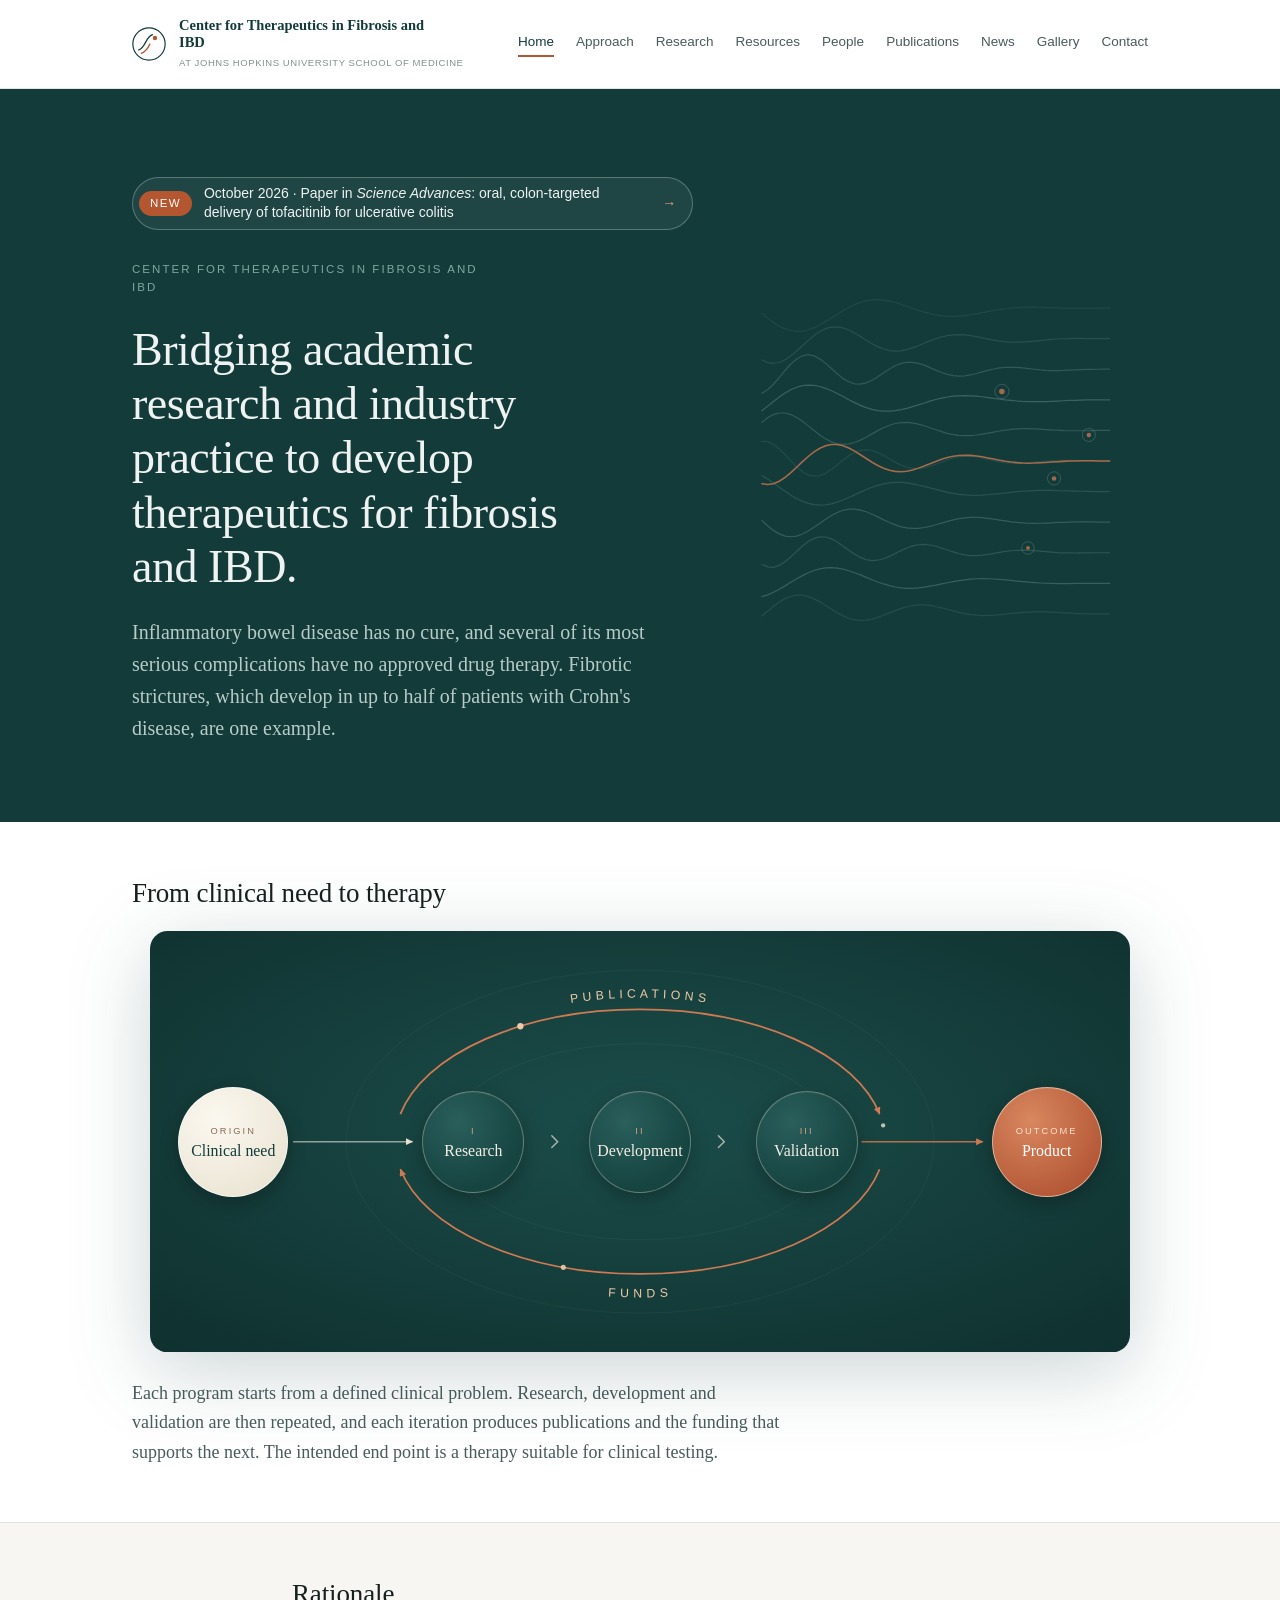
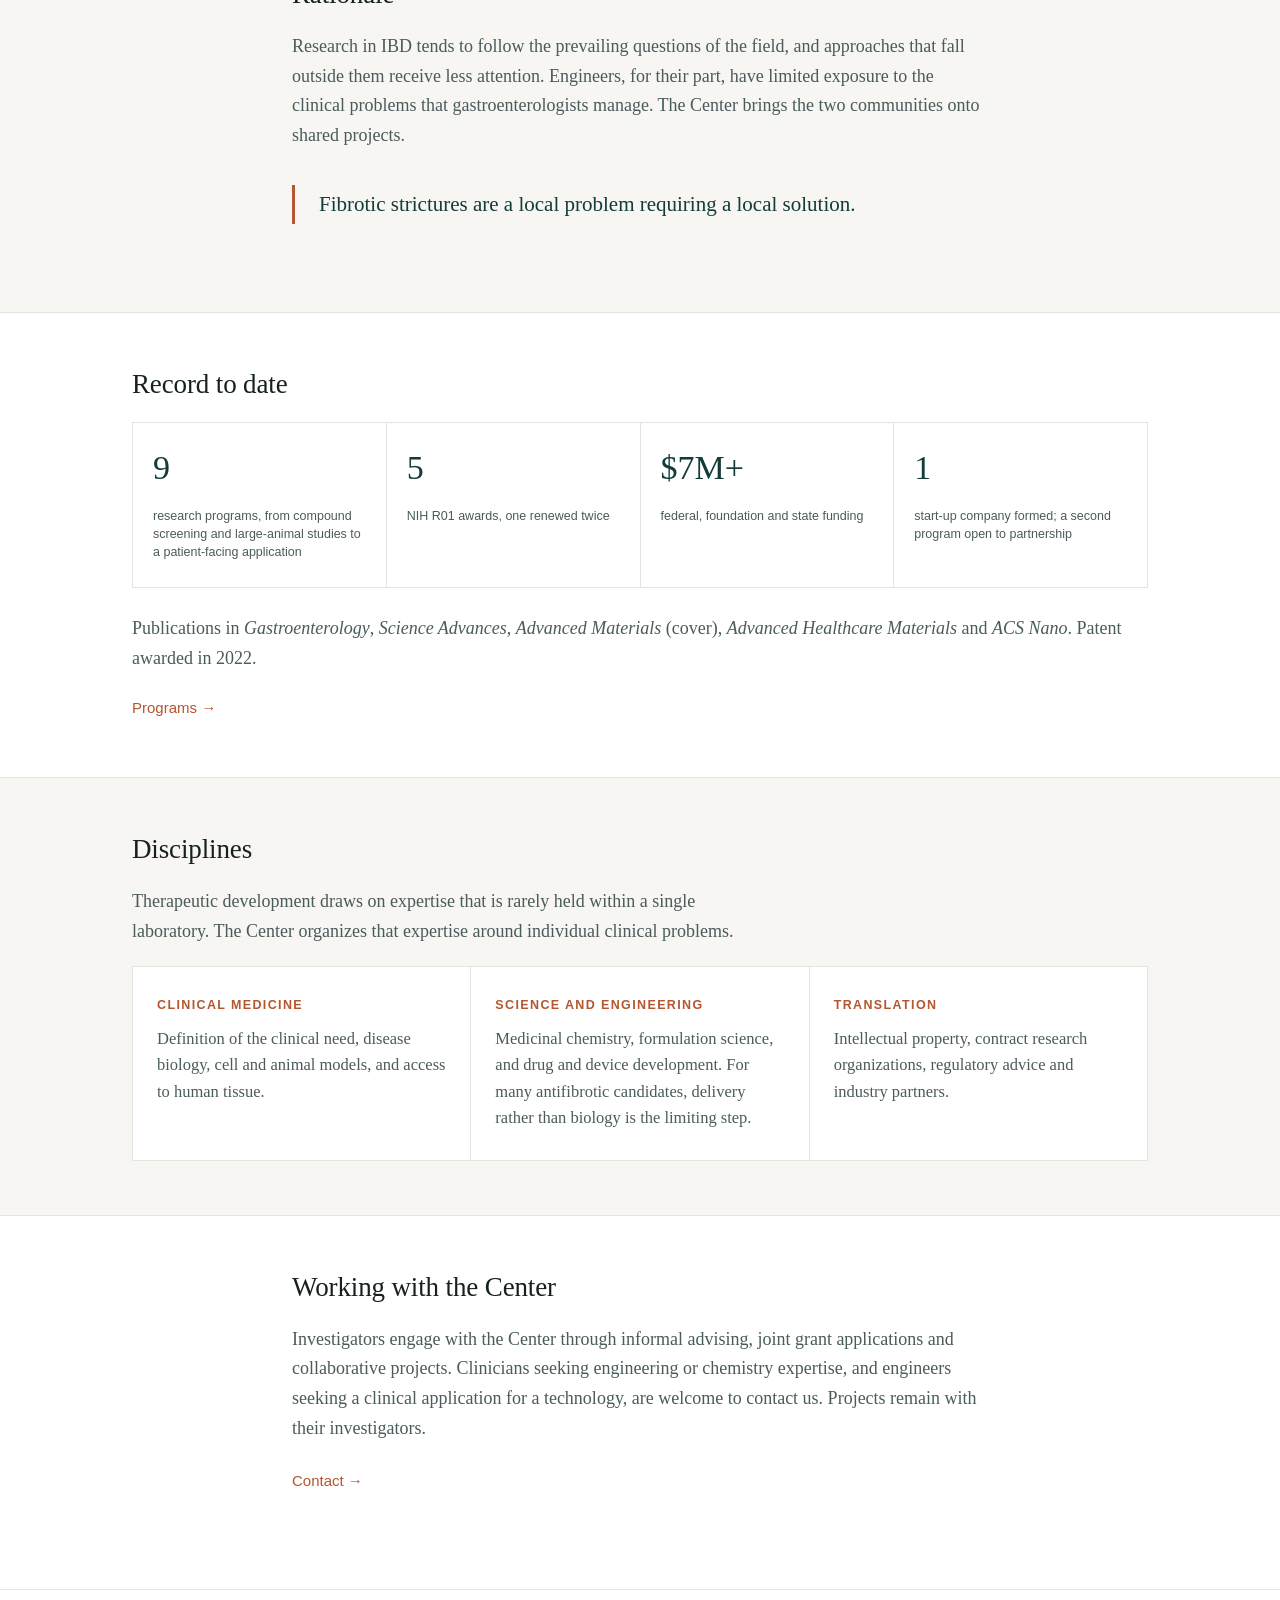
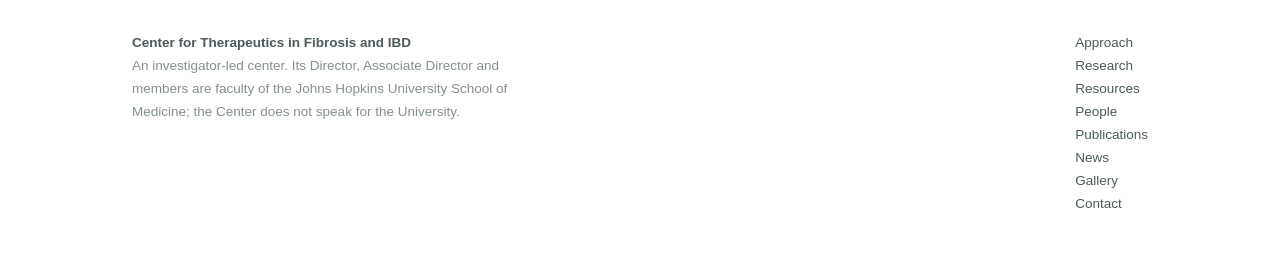
<file: index.html>
<!DOCTYPE html>
<html lang="en">
<head>
<meta charset="utf-8">
<meta name="viewport" content="width=device-width, initial-scale=1">
<title>CTFI — Center for Therapeutics in Fibrosis and IBD</title>
<meta name="description" content="The Center for Therapeutics in Fibrosis and IBD develops therapies for intestinal fibrosis and inflammatory bowel disease.">
<link rel="stylesheet" href="styles.css">
</head>
<body>

<header class="site">
  <div class="bar">
    <a class="brand" href="index.html">
      <svg class="mark" viewBox="0 0 40 40" fill="none" xmlns="http://www.w3.org/2000/svg" aria-hidden="true">
        <circle cx="20" cy="20" r="19" stroke="#123b3a" stroke-width="1.4"/>
        <path d="M8 27c4-1.5 6-5 8-9s4-7.5 8-9" stroke="#123b3a" stroke-width="1.6" stroke-linecap="round"/>
        <path d="M11 31c5-2 8-6.5 10-11" stroke="#b4562f" stroke-width="1.6" stroke-linecap="round"/>
        <circle cx="27" cy="13" r="2.6" fill="#b4562f"/>
      </svg>
      <span class="brandtext">
        <span class="name">Center for Therapeutics in Fibrosis and IBD</span>
        <span class="sub">at Johns Hopkins University School of Medicine</span>
      </span>
    </a>
    <nav class="site">
      <a href="index.html" class="on">Home</a>
      <a href="approach.html">Approach</a>
      <a href="research.html">Research</a>
      <a href="resources.html">Resources</a>
      <a href="people.html">People</a>
      <a href="publications.html">Publications</a>
      <a href="news.html">News</a>
      <a href="gallery.html">Gallery</a>
      <a href="contact.html">Contact</a>
    </nav>
  </div>
</header>

<div class="hero">
  <div class="wrap hero-grid">
    <div class="hero-copy">
      <a class="hero-news" href="news.html"><span class="hn-tag">New</span><span class="hn-text">October 2026 &middot; Paper in <em>Science Advances</em>: oral, colon-targeted delivery of tofacitinib for ulcerative colitis</span><span class="hn-arrow">&rarr;</span></a>
      <p class="kicker">Center for Therapeutics in Fibrosis and IBD</p>
      <h1>Bridging academic research and industry practice to develop therapeutics for fibrosis and IBD.</h1>
      <p>Inflammatory bowel disease has no cure, and several of its most serious complications have no approved drug therapy. Fibrotic strictures, which develop in up to half of patients with Crohn's disease, are one example.</p>
    </div>
    <div class="hero-art" aria-hidden="true">
      <svg class="fiberart" viewBox="0 0 460 460" xmlns="http://www.w3.org/2000/svg" aria-hidden="true">
  <path d="M24.0,60.0 L30.7,65.7 L37.3,70.8 L44.0,75.0 L50.7,78.1 L57.3,80.2 L64.0,81.0 L70.7,80.6 L77.3,79.1 L84.0,76.7 L90.7,73.4 L97.3,69.6 L104.0,65.5 L110.7,61.3 L117.3,57.2 L124.0,53.4 L130.7,50.2 L137.3,47.6 L144.0,45.8 L150.7,44.7 L157.3,44.5 L164.0,45.0 L170.7,46.1 L177.3,47.7 L184.0,49.7 L190.7,52.0 L197.3,54.4 L204.0,56.7 L210.7,58.8 L217.3,60.6 L224.0,62.0 L230.7,63.0 L237.3,63.6 L244.0,63.7 L250.7,63.4 L257.3,62.8 L264.0,61.8 L270.7,60.7 L277.3,59.4 L284.0,58.2 L290.7,56.9 L297.3,55.8 L304.0,54.9 L310.7,54.1 L317.3,53.6 L324.0,53.2 L330.7,53.1 L337.3,53.1 L344.0,53.2 L350.7,53.5 L357.3,53.7 L364.0,54.0 L370.7,54.2 L377.3,54.4 L384.0,54.5 L390.7,54.6 L397.3,54.5 L404.0,54.4 L410.7,54.3 L417.3,54.1 L424.0,54.0" fill="none" stroke="#3f6f68" stroke-width="1.4" opacity="0.32" stroke-linecap="round"/><path d="M24.0,113.9 L30.7,116.9 L37.3,117.8 L44.0,116.7 L50.7,113.6 L57.3,109.1 L64.0,103.5 L70.7,97.4 L77.3,91.3 L84.0,85.7 L90.7,81.1 L97.3,77.8 L104.0,76.0 L110.7,75.8 L117.3,77.0 L124.0,79.4 L130.7,82.9 L137.3,86.9 L144.0,91.1 L150.7,95.1 L157.3,98.5 L164.0,101.2 L170.7,103.0 L177.3,103.6 L184.0,103.3 L190.7,102.0 L197.3,99.9 L204.0,97.4 L210.7,94.6 L217.3,91.9 L224.0,89.4 L230.7,87.3 L237.3,85.8 L244.0,84.9 L250.7,84.7 L257.3,85.0 L264.0,85.9 L270.7,87.0 L277.3,88.4 L284.0,89.8 L290.7,91.1 L297.3,92.1 L304.0,92.9 L310.7,93.3 L317.3,93.4 L324.0,93.2 L330.7,92.7 L337.3,92.1 L344.0,91.5 L350.7,90.8 L357.3,90.2 L364.0,89.7 L370.7,89.4 L377.3,89.2 L384.0,89.1 L390.7,89.1 L397.3,89.2 L404.0,89.2 L410.7,89.3 L417.3,89.3 L424.0,89.2" fill="none" stroke="#4f7d75" stroke-width="1.4" opacity="0.37" stroke-linecap="round"/><path d="M24.0,152.2 L30.7,148.1 L37.3,141.7 L44.0,134.0 L50.7,125.9 L57.3,118.5 L64.0,112.7 L70.7,109.0 L77.3,107.8 L84.0,109.1 L90.7,112.6 L97.3,117.7 L104.0,123.7 L110.7,129.7 L117.3,135.0 L124.0,138.9 L130.7,141.2 L137.3,141.5 L144.0,140.1 L150.7,137.1 L157.3,133.1 L164.0,128.6 L170.7,124.2 L177.3,120.5 L184.0,117.8 L190.7,116.5 L197.3,116.5 L204.0,117.7 L210.7,119.8 L217.3,122.6 L224.0,125.5 L230.7,128.2 L237.3,130.4 L244.0,131.8 L250.7,132.3 L257.3,132.0 L264.0,130.9 L270.7,129.4 L277.3,127.6 L284.0,125.8 L290.7,124.2 L297.3,123.0 L304.0,122.4 L310.7,122.2 L317.3,122.4 L324.0,123.0 L330.7,123.7 L337.3,124.5 L344.0,125.2 L350.7,125.7 L357.3,126.0 L364.0,126.0 L370.7,125.9 L377.3,125.6 L384.0,125.3 L390.7,125.0 L397.3,124.7 L404.0,124.6 L410.7,124.5 L417.3,124.4 L424.0,124.4" fill="none" stroke="#5f8c83" stroke-width="1.4" opacity="0.42" stroke-linecap="round"/><path d="M24.0,172.3 L30.7,166.9 L37.3,161.5 L44.0,156.4 L50.7,151.8 L57.3,148.1 L64.0,145.2 L70.7,143.4 L77.3,142.7 L84.0,143.0 L90.7,144.3 L97.3,146.4 L104.0,149.2 L110.7,152.4 L117.3,155.9 L124.0,159.5 L130.7,162.9 L137.3,166.0 L144.0,168.6 L150.7,170.6 L157.3,172.0 L164.0,172.7 L170.7,172.7 L177.3,172.1 L184.0,171.0 L190.7,169.4 L197.3,167.5 L204.0,165.4 L210.7,163.3 L217.3,161.2 L224.0,159.3 L230.7,157.7 L237.3,156.4 L244.0,155.5 L250.7,155.0 L257.3,154.8 L264.0,155.0 L270.7,155.4 L277.3,156.1 L284.0,157.0 L290.7,157.9 L297.3,158.8 L304.0,159.7 L310.7,160.4 L317.3,161.0 L324.0,161.5 L330.7,161.7 L337.3,161.8 L344.0,161.8 L350.7,161.6 L357.3,161.4 L364.0,161.1 L370.7,160.7 L377.3,160.4 L384.0,160.2 L390.7,160.0 L397.3,159.8 L404.0,159.7 L410.7,159.6 L417.3,159.6 L424.0,159.6" fill="none" stroke="#6f9a90" stroke-width="1.4" opacity="0.47" stroke-linecap="round"/><path d="M24.0,185.6 L30.7,180.3 L37.3,176.6 L44.0,174.8 L50.7,174.8 L57.3,176.6 L64.0,180.0 L70.7,184.4 L77.3,189.6 L84.0,195.0 L90.7,200.1 L97.3,204.6 L104.0,208.0 L110.7,210.2 L117.3,211.0 L124.0,210.4 L130.7,208.7 L137.3,206.0 L144.0,202.6 L150.7,198.8 L157.3,195.1 L164.0,191.7 L170.7,188.9 L177.3,186.9 L184.0,185.8 L190.7,185.6 L197.3,186.2 L204.0,187.6 L210.7,189.5 L217.3,191.8 L224.0,194.1 L230.7,196.3 L237.3,198.2 L244.0,199.6 L250.7,200.5 L257.3,200.9 L264.0,200.7 L270.7,200.1 L277.3,199.1 L284.0,198.0 L290.7,196.7 L297.3,195.5 L304.0,194.5 L310.7,193.6 L317.3,193.1 L324.0,192.8 L330.7,192.8 L337.3,193.0 L344.0,193.4 L350.7,193.8 L357.3,194.3 L364.0,194.6 L370.7,195.0 L377.3,195.2 L384.0,195.2 L390.7,195.2 L397.3,195.2 L404.0,195.1 L410.7,194.9 L417.3,194.8 L424.0,194.8" fill="none" stroke="#7fa79f" stroke-width="1.4" opacity="0.32" stroke-linecap="round"/><path d="M24.0,207.5 L30.7,207.8 L37.3,210.9 L44.0,216.1 L50.7,222.8 L57.3,229.9 L64.0,236.7 L70.7,242.3 L77.3,246.0 L84.0,247.5 L90.7,246.8 L97.3,244.1 L104.0,239.8 L110.7,234.5 L117.3,229.1 L124.0,224.1 L130.7,220.2 L137.3,217.8 L144.0,217.1 L150.7,217.9 L157.3,220.3 L164.0,223.6 L170.7,227.4 L177.3,231.3 L184.0,234.7 L190.7,237.2 L197.3,238.6 L204.0,238.8 L210.7,238.0 L217.3,236.2 L224.0,233.8 L230.7,231.2 L237.3,228.7 L244.0,226.7 L250.7,225.3 L257.3,224.6 L264.0,224.7 L270.7,225.4 L277.3,226.6 L284.0,228.1 L290.7,229.6 L297.3,230.9 L304.0,231.9 L310.7,232.5 L317.3,232.7 L324.0,232.5 L330.7,232.0 L337.3,231.4 L344.0,230.7 L350.7,230.1 L357.3,229.6 L364.0,229.3 L370.7,229.2 L377.3,229.3 L384.0,229.4 L390.7,229.6 L397.3,229.8 L404.0,229.9 L410.7,230.0 L417.3,230.0 L424.0,230.0" fill="none" stroke="#3f6f68" stroke-width="1.4" opacity="0.37" stroke-linecap="round"/><path d="M24.0,246.7 L30.7,250.8 L37.3,255.3 L44.0,260.1 L50.7,264.8 L57.3,269.3 L64.0,273.2 L70.7,276.4 L77.3,278.8 L84.0,280.2 L90.7,280.7 L97.3,280.4 L104.0,279.2 L110.7,277.3 L117.3,274.8 L124.0,271.9 L130.7,268.9 L137.3,265.8 L144.0,262.8 L150.7,260.2 L157.3,258.0 L164.0,256.3 L170.7,255.1 L177.3,254.6 L184.0,254.6 L190.7,255.2 L197.3,256.2 L204.0,257.6 L210.7,259.2 L217.3,260.9 L224.0,262.7 L230.7,264.4 L237.3,266.0 L244.0,267.3 L250.7,268.3 L257.3,269.0 L264.0,269.4 L270.7,269.5 L277.3,269.3 L284.0,268.8 L290.7,268.2 L297.3,267.5 L304.0,266.8 L310.7,266.0 L317.3,265.3 L324.0,264.8 L330.7,264.3 L337.3,264.0 L344.0,263.8 L350.7,263.7 L357.3,263.8 L364.0,264.0 L370.7,264.2 L377.3,264.4 L384.0,264.6 L390.7,264.8 L397.3,265.0 L404.0,265.1 L410.7,265.2 L417.3,265.2 L424.0,265.2" fill="none" stroke="#4f7d75" stroke-width="1.4" opacity="0.42" stroke-linecap="round"/><path d="M24.0,298.4 L30.7,304.5 L37.3,309.8 L44.0,313.8 L50.7,316.3 L57.3,317.1 L64.0,316.3 L70.7,314.0 L77.3,310.5 L84.0,306.2 L90.7,301.5 L97.3,296.9 L104.0,292.6 L110.7,289.2 L117.3,286.7 L124.0,285.4 L130.7,285.4 L137.3,286.4 L144.0,288.4 L150.7,291.2 L157.3,294.3 L164.0,297.7 L170.7,300.8 L177.3,303.5 L184.0,305.7 L190.7,307.0 L197.3,307.6 L204.0,307.4 L210.7,306.5 L217.3,305.1 L224.0,303.3 L230.7,301.4 L237.3,299.4 L244.0,297.7 L250.7,296.3 L257.3,295.3 L264.0,294.9 L270.7,294.8 L277.3,295.2 L284.0,295.9 L290.7,296.8 L297.3,297.9 L304.0,298.9 L310.7,299.9 L317.3,300.7 L324.0,301.2 L330.7,301.6 L337.3,301.7 L344.0,301.6 L350.7,301.4 L357.3,301.1 L364.0,300.7 L370.7,300.5 L377.3,300.2 L384.0,300.1 L390.7,300.0 L397.3,300.0 L404.0,300.1 L410.7,300.2 L417.3,300.3 L424.0,300.4" fill="none" stroke="#5f8c83" stroke-width="1.4" opacity="0.47" stroke-linecap="round"/><path d="M24.0,348.8 L30.7,351.8 L37.3,352.2 L44.0,350.1 L50.7,345.9 L57.3,340.2 L64.0,333.9 L70.7,327.8 L77.3,322.6 L84.0,319.0 L90.7,317.2 L97.3,317.4 L104.0,319.5 L110.7,323.1 L117.3,327.7 L124.0,332.6 L130.7,337.1 L137.3,340.9 L144.0,343.4 L150.7,344.5 L157.3,344.1 L164.0,342.4 L170.7,339.7 L177.3,336.4 L184.0,333.1 L190.7,330.1 L197.3,327.7 L204.0,326.3 L210.7,326.0 L217.3,326.6 L224.0,328.0 L230.7,330.1 L237.3,332.3 L244.0,334.6 L250.7,336.5 L257.3,337.9 L264.0,338.7 L270.7,338.8 L277.3,338.3 L284.0,337.4 L290.7,336.3 L297.3,335.1 L304.0,334.0 L310.7,333.2 L317.3,332.7 L324.0,332.5 L330.7,332.7 L337.3,333.1 L344.0,333.7 L350.7,334.3 L357.3,334.8 L364.0,335.3 L370.7,335.6 L377.3,335.7 L384.0,335.8 L390.7,335.7 L397.3,335.6 L404.0,335.5 L410.7,335.5 L417.3,335.5 L424.0,335.6" fill="none" stroke="#6f9a90" stroke-width="1.4" opacity="0.32" stroke-linecap="round"/><path d="M24.0,386.0 L30.7,383.9 L37.3,381.0 L44.0,377.5 L50.7,373.6 L57.3,369.5 L64.0,365.5 L70.7,361.8 L77.3,358.5 L84.0,355.9 L90.7,354.0 L97.3,352.9 L104.0,352.7 L110.7,353.2 L117.3,354.4 L124.0,356.2 L130.7,358.5 L137.3,361.0 L144.0,363.8 L150.7,366.5 L157.3,369.1 L164.0,371.4 L170.7,373.4 L177.3,374.9 L184.0,375.9 L190.7,376.4 L197.3,376.4 L204.0,375.9 L210.7,375.1 L217.3,374.0 L224.0,372.8 L230.7,371.4 L237.3,370.0 L244.0,368.7 L250.7,367.5 L257.3,366.6 L264.0,365.9 L270.7,365.4 L277.3,365.3 L284.0,365.4 L290.7,365.7 L297.3,366.1 L304.0,366.7 L310.7,367.4 L317.3,368.1 L324.0,368.8 L330.7,369.4 L337.3,369.9 L344.0,370.3 L350.7,370.6 L357.3,370.8 L364.0,370.9 L370.7,370.9 L377.3,370.9 L384.0,370.8 L390.7,370.8 L397.3,370.7 L404.0,370.7 L410.7,370.7 L417.3,370.7 L424.0,370.8" fill="none" stroke="#7fa79f" stroke-width="1.4" opacity="0.37" stroke-linecap="round"/><path d="M24.0,408.2 L30.7,402.7 L37.3,397.2 L44.0,392.2 L50.7,388.2 L57.3,385.5 L64.0,384.2 L70.7,384.3 L77.3,385.9 L84.0,388.6 L90.7,392.1 L97.3,396.3 L104.0,400.5 L110.7,404.6 L117.3,408.1 L124.0,410.8 L130.7,412.6 L137.3,413.3 L144.0,413.0 L150.7,411.8 L157.3,409.8 L164.0,407.4 L170.7,404.6 L177.3,402.0 L184.0,399.5 L190.7,397.6 L197.3,396.2 L204.0,395.5 L210.7,395.5 L217.3,396.1 L224.0,397.3 L230.7,398.8 L237.3,400.5 L244.0,402.3 L250.7,404.0 L257.3,405.5 L264.0,406.6 L270.7,407.3 L277.3,407.7 L284.0,407.6 L290.7,407.3 L297.3,406.7 L304.0,406.0 L310.7,405.3 L317.3,404.6 L324.0,404.1 L330.7,403.7 L337.3,403.5 L344.0,403.5 L350.7,403.6 L357.3,403.9 L364.0,404.2 L370.7,404.6 L377.3,404.9 L384.0,405.3 L390.7,405.5 L397.3,405.7 L404.0,405.8 L410.7,405.9 L417.3,405.9 L424.0,406.0" fill="none" stroke="#3f6f68" stroke-width="1.4" opacity="0.42" stroke-linecap="round"/>
  <path d="M24.0,256.1 L30.7,257.1 L37.3,256.1 L44.0,253.3 L50.7,248.9 L57.3,243.4 L64.0,237.2 L70.7,230.8 L77.3,224.8 L84.0,219.5 L90.7,215.3 L97.3,212.4 L104.0,211.0 L110.7,211.1 L117.3,212.5 L124.0,215.1 L130.7,218.7 L137.3,222.8 L144.0,227.1 L150.7,231.4 L157.3,235.2 L164.0,238.3 L170.7,240.6 L177.3,241.9 L184.0,242.3 L190.7,241.7 L197.3,240.3 L204.0,238.2 L210.7,235.8 L217.3,233.1 L224.0,230.5 L230.7,228.1 L237.3,226.1 L244.0,224.6 L250.7,223.7 L257.3,223.3 L264.0,223.5 L270.7,224.2 L277.3,225.2 L284.0,226.5 L290.7,227.8 L297.3,229.1 L304.0,230.3 L310.7,231.2 L317.3,231.9 L324.0,232.4 L330.7,232.5 L337.3,232.4 L344.0,232.1 L350.7,231.7 L357.3,231.2 L364.0,230.8 L370.7,230.4 L377.3,230.1 L384.0,229.9 L390.7,229.8 L397.3,229.8 L404.0,229.8 L410.7,229.9 L417.3,230.0 L424.0,230.0" fill="none" stroke="#c9744e" stroke-width="1.8" opacity="0.9" stroke-linecap="round"/>
  <circle cx="300" cy="150" r="3.2" fill="#c9744e" opacity="0.85"/><circle cx="300" cy="150" r="8.2" fill="none" stroke="#7fa79f" stroke-width="0.8" opacity="0.5"/><circle cx="360" cy="250" r="2.6" fill="#c9744e" opacity="0.85"/><circle cx="360" cy="250" r="7.6" fill="none" stroke="#7fa79f" stroke-width="0.8" opacity="0.5"/><circle cx="330" cy="330" r="2.2" fill="#c9744e" opacity="0.85"/><circle cx="330" cy="330" r="7.2" fill="none" stroke="#7fa79f" stroke-width="0.8" opacity="0.5"/><circle cx="400" cy="200" r="2.6" fill="#c9744e" opacity="0.85"/><circle cx="400" cy="200" r="7.6" fill="none" stroke="#7fa79f" stroke-width="0.8" opacity="0.5"/>
</svg>
    </div>
  </div>
</div>

<section>
  <div class="wrap">
    <h2>From clinical need to therapy</h2>
    <div class="orbit-scroll">
    <figure class="orbit">
      <svg class="orbit-bg" viewBox="0 0 1000 430" preserveAspectRatio="xMidYMid meet" aria-hidden="true">
        <defs>
          <radialGradient id="obPanel" cx="50%" cy="45%" r="75%">
            <stop offset="0" stop-color="#1b4d4a"/>
            <stop offset="1" stop-color="#0f302e"/>
          </radialGradient>
          <linearGradient id="obEntry" x1="0" x2="1">
            <stop offset="0" stop-color="#e9e3d3" stop-opacity="0.15"/>
            <stop offset="1" stop-color="#e9e3d3" stop-opacity="0.85"/>
          </linearGradient>
          <linearGradient id="obExit" x1="0" x2="1">
            <stop offset="0" stop-color="#e9e3d3" stop-opacity="0.85"/>
            <stop offset="1" stop-color="#d07a52" stop-opacity="0.95"/>
          </linearGradient>
          <marker id="obHead" markerWidth="10" markerHeight="10" refX="7" refY="3.5" orient="auto" markerUnits="userSpaceOnUse">
            <path d="M0,0 L7.5,3.5 L0,7 Z" fill="#d07a52"/>
          </marker>
          <marker id="obHeadLight" markerWidth="10" markerHeight="10" refX="7" refY="3.5" orient="auto" markerUnits="userSpaceOnUse">
            <path d="M0,0 L7.5,3.5 L0,7 Z" fill="#e9e3d3"/>
          </marker>
          <path id="obOrbit" d="M250,215 A250,135 0 0 1 750,215 A250,135 0 0 1 250,215"/>
          <path id="obTopText" d="M255.5,186.9 A250,135 0 0 1 744.5,186.9"/>
          <path id="obBotText" d="M255.5,243.1 A250,135 0 0 0 744.5,243.1"/>
        </defs>

        <rect width="1000" height="430" rx="18" fill="url(#obPanel)"/>
        <!-- faint guide rings for depth -->
        <ellipse cx="500" cy="215" rx="300" ry="175" fill="none" stroke="#e9e3d3" stroke-opacity="0.05"/>
        <ellipse cx="500" cy="215" rx="200" ry="100" fill="none" stroke="#e9e3d3" stroke-opacity="0.05"/>

        <!-- the cycle: publications out along the top, funds back along the bottom -->
        <path class="ob-arc" d="M255.5,186.9 A250,135 0 0 1 744.5,186.9" fill="none" stroke="#d07a52" stroke-width="1.8" marker-end="url(#obHead)"/>
        <path class="ob-arc" d="M744.5,243.1 A250,135 0 0 1 255.5,243.1" fill="none" stroke="#d07a52" stroke-width="1.8" marker-end="url(#obHead)"/>
        <text class="ob-label" dy="-12"><textPath href="#obTopText" startOffset="50%" text-anchor="middle">PUBLICATIONS</textPath></text>
        <text class="ob-label" dy="24"><textPath href="#obBotText" startOffset="50%" text-anchor="middle">FUNDS</textPath></text>

        <!-- entry and exit -->
        <line x1="146" y1="215" x2="268" y2="215" stroke="#e9e3d3" stroke-opacity="0.6" stroke-width="1.6" marker-end="url(#obHeadLight)"/>
        <line x1="726" y1="215" x2="850" y2="215" stroke="#d07a52" stroke-opacity="0.85" stroke-width="1.6" marker-end="url(#obHead)"/>

        <!-- sequence ticks between stations -->
        <path d="M410,209 l6,6 l-6,6" fill="none" stroke="#e9e3d3" stroke-opacity="0.7" stroke-width="1.5" stroke-linecap="round" stroke-linejoin="round"/>
        <path d="M580,209 l6,6 l-6,6" fill="none" stroke="#e9e3d3" stroke-opacity="0.7" stroke-width="1.5" stroke-linecap="round" stroke-linejoin="round"/>

        <!-- particles travelling the cycle -->
        <g class="ob-particles">
          <circle r="3.2" fill="#f0c9a8"><animateMotion dur="11s" repeatCount="indefinite"><mpath href="#obOrbit"/></animateMotion></circle>
          <circle r="2.2" fill="#e9e3d3" opacity="0.8"><animateMotion dur="11s" begin="-3.7s" repeatCount="indefinite"><mpath href="#obOrbit"/></animateMotion></circle>
          <circle r="2.6" fill="#f0c9a8" opacity="0.9"><animateMotion dur="11s" begin="-7.3s" repeatCount="indefinite"><mpath href="#obOrbit"/></animateMotion></circle>
        </g>
      </svg>

      <div class="ob-nodes">
        <div class="obn origin" tabindex="0" style="left:2.9%;top:36.98%;width:11.2%;height:26.05%">
          <span class="k">Origin</span><span class="w">Clinical need</span>
          <div class="cloud" role="tooltip">
            <strong>Unmet clinical needs</strong>
            <ul>
              <li>No approved drug therapy for fibrotic strictures in Crohn's disease</li>
              <li>Limited tissue-replacement and medical options for perianal fistulas</li>
              <li>Better methods for patients to monitor symptoms and convey their day-to-day experience to clinicians</li>
            </ul>
          </div>
        </div>
        <div class="obn stage" tabindex="0" style="left:27.8%;top:37.91%;width:10.4%;height:24.19%">
          <span class="k">I</span><span class="w">Research</span>
          <div class="cloud" role="tooltip">
            <strong>Areas of research</strong>
            <ul>
              <li>Novel small molecules</li>
              <li>Sustained-release platforms targeting inflammation and fibrosis</li>
              <li>AI methods to improve patient&ndash;clinician communication</li>
            </ul>
          </div>
        </div>
        <div class="obn stage" tabindex="0" style="left:44.8%;top:37.91%;width:10.4%;height:24.19%">
          <span class="k">II</span><span class="w">Development</span>
          <div class="cloud" role="tooltip">
            <strong>Development</strong>
            <ul>
              <li>Medicinal-chemistry optimization of lead compounds</li>
              <li>Local, sustained-release formulation</li>
              <li>Device and biomaterial engineering</li>
            </ul>
          </div>
        </div>
        <div class="obn stage" tabindex="0" style="left:61.8%;top:37.91%;width:10.4%;height:24.19%">
          <span class="k">III</span><span class="w">Validation</span>
          <div class="cloud" role="tooltip">
            <strong>Validation</strong>
            <ul>
              <li>Patient-derived fibroblast and organoid assays</li>
              <li>Large-animal (swine) models of intestinal stricture</li>
              <li>Pharmacokinetics, safety and pharmacodynamic biomarkers</li>
            </ul>
          </div>
        </div>
        <div class="obn product" tabindex="0" style="left:85.9%;top:36.98%;width:11.2%;height:26.05%">
          <span class="k">Outcome</span><span class="w">Product</span>
          <div class="cloud" role="tooltip">
            <strong>Outputs</strong>
            <ul>
              <li>Candidates suitable for IND-enabling studies</li>
              <li>Intellectual property</li>
              <li>Start-up companies and industry partnerships</li>
            </ul>
          </div>
        </div>
      </div>
    </figure>
    </div>

    <p class="muted" style="margin-top:26px; max-width:72ch">Each program starts from a defined clinical problem. Research, development and validation are then repeated, and each iteration produces publications and the funding that supports the next. The intended end point is a therapy suitable for clinical testing.</p>
  </div>
</section>

<section class="warm">
  <div class="wrap narrow">
    <h2>Rationale</h2>
    <p class="muted">Research in IBD tends to follow the prevailing questions of the field, and approaches that fall outside them receive less attention. Engineers, for their part, have limited exposure to the clinical problems that gastroenterologists manage. The Center brings the two communities onto shared projects.</p>
    <div class="pull">Fibrotic strictures are a local problem requiring a local solution.</div>
  </div>
</section>

<section>
  <div class="wrap">
    <h2>Record to date</h2>
    <div class="stats">
      <div><p class="n">9</p><p class="l">research programs, from compound screening and large-animal studies to a patient-facing application</p></div>
      <div><p class="n">5</p><p class="l">NIH R01 awards, one renewed twice</p></div>
      <div><p class="n">$7M+</p><p class="l">federal, foundation and state funding</p></div>
      <div><p class="n">1</p><p class="l">start-up company formed; a second program open to partnership</p></div>
    </div>
    <p class="muted" style="margin-top:26px">Publications in <em>Gastroenterology</em>, <em>Science Advances</em>, <em>Advanced Materials</em> (cover), <em>Advanced Healthcare Materials</em> and <em>ACS Nano</em>. Patent awarded in 2022.</p>
    <p style="margin-top:14px"><a class="more" href="research.html">Programs &rarr;</a></p>
  </div>
</section>

<section class="warm">
  <div class="wrap">
    <h2>Disciplines</h2>
    <p class="muted" style="max-width:68ch">Therapeutic development draws on expertise that is rarely held within a single laboratory. The Center organizes that expertise around individual clinical problems.</p>
    <div class="ing">
      <div>
        <h3>Clinical Medicine</h3>
        <p>Definition of the clinical need, disease biology, cell and animal models, and access to human tissue.</p>
      </div>
      <div>
        <h3>Science and Engineering</h3>
        <p>Medicinal chemistry, formulation science, and drug and device development. For many antifibrotic candidates, delivery rather than biology is the limiting step.</p>
      </div>
      <div>
        <h3>Translation</h3>
        <p>Intellectual property, contract research organizations, regulatory advice and industry partners.</p>
      </div>
    </div>
  </div>
</section>

<section>
  <div class="wrap narrow">
    <h2>Working with the Center</h2>
    <p class="muted">Investigators engage with the Center through informal advising, joint grant applications and collaborative projects. Clinicians seeking engineering or chemistry expertise, and engineers seeking a clinical application for a technology, are welcome to contact us. Projects remain with their investigators.</p>
    <p style="margin-top:22px"><a class="more" href="contact.html">Contact &rarr;</a></p>
  </div>
</section>

<footer class="site">
  <div class="wrap">
    <div class="cols">
      <div class="disclaimer">
        <strong style="color:var(--ink-soft)">Center for Therapeutics in Fibrosis and IBD</strong><br>
        An investigator-led center. Its Director, Associate Director and members are faculty of the Johns Hopkins University School of Medicine; the Center does not speak for the University.
      </div>
      <div>
        <a href="approach.html">Approach</a><br>
        <a href="research.html">Research</a><br>
        <a href="resources.html">Resources</a><br>
        <a href="people.html">People</a><br>
        <a href="publications.html">Publications</a><br>
        <a href="news.html">News</a><br>
        <a href="gallery.html">Gallery</a><br>
        <a href="contact.html">Contact</a>
      </div>
    </div>
  </div>
</footer>

</body>
</html>
</file>
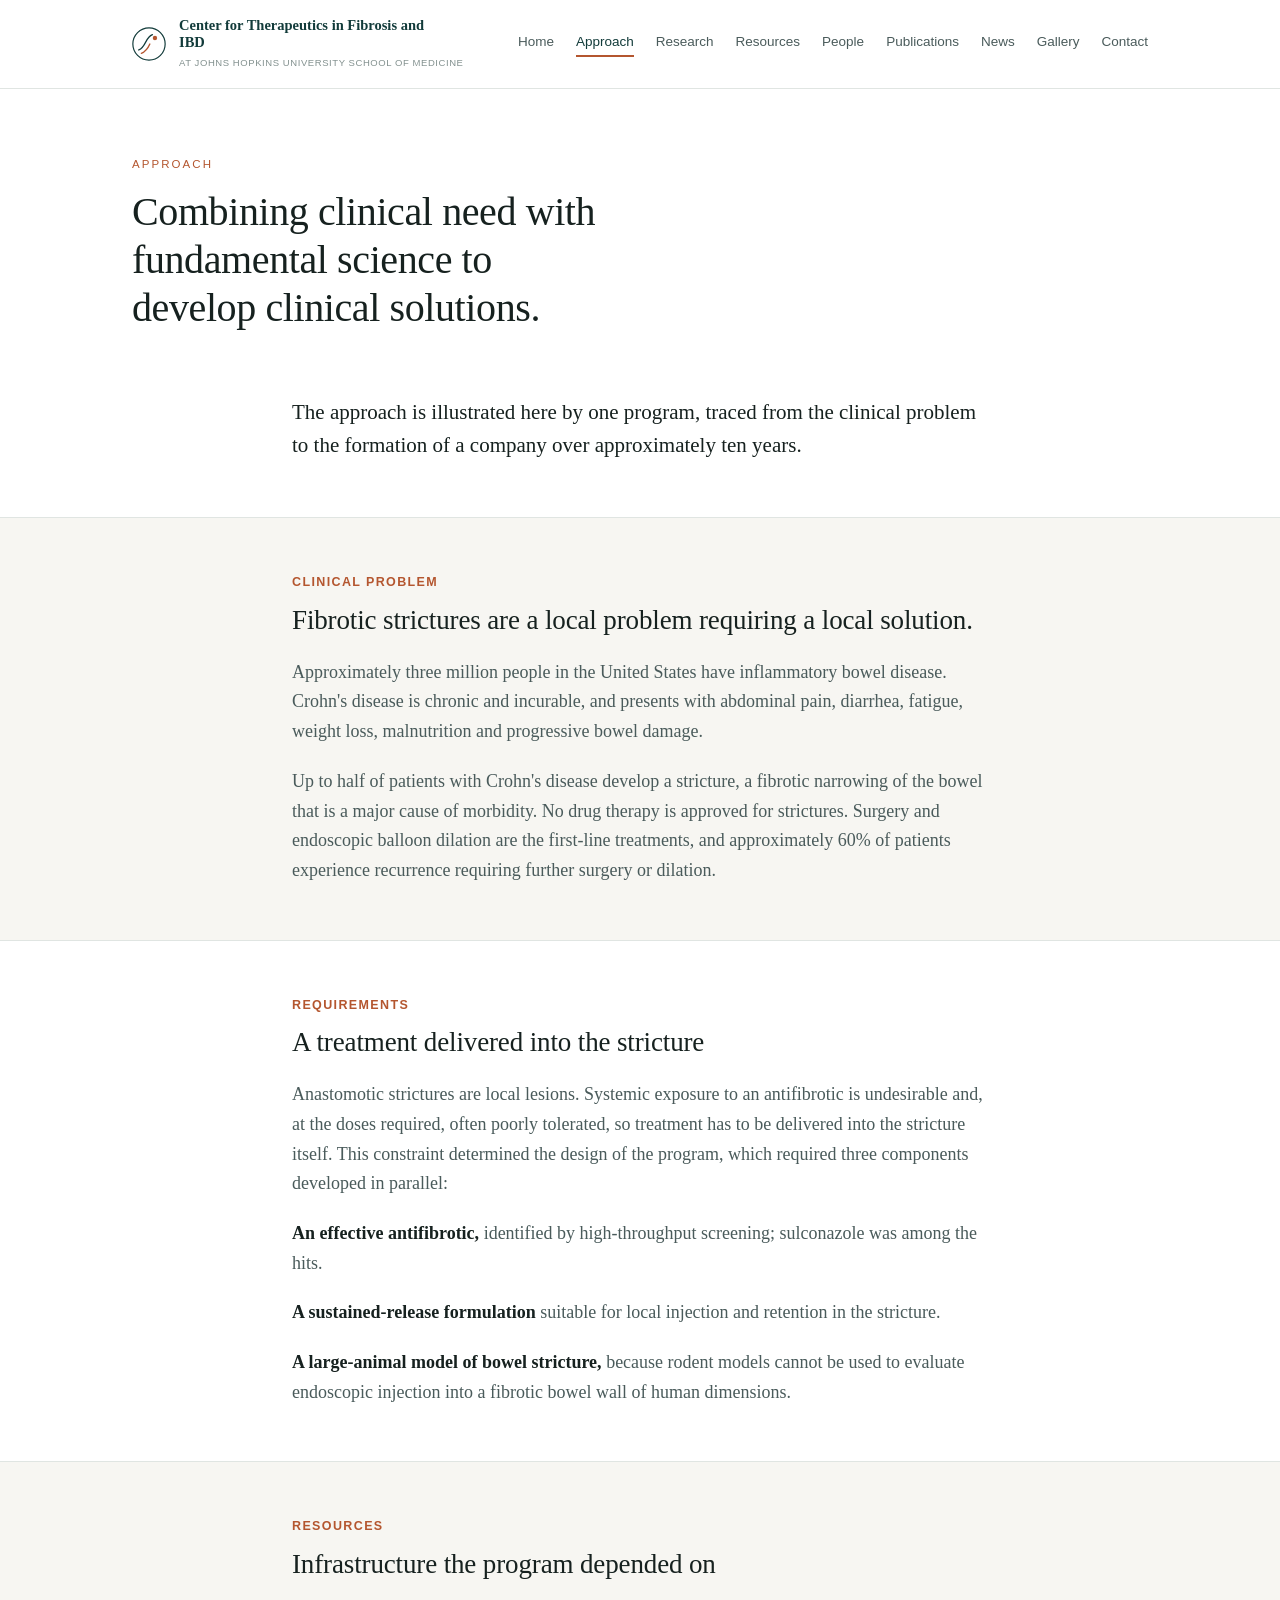
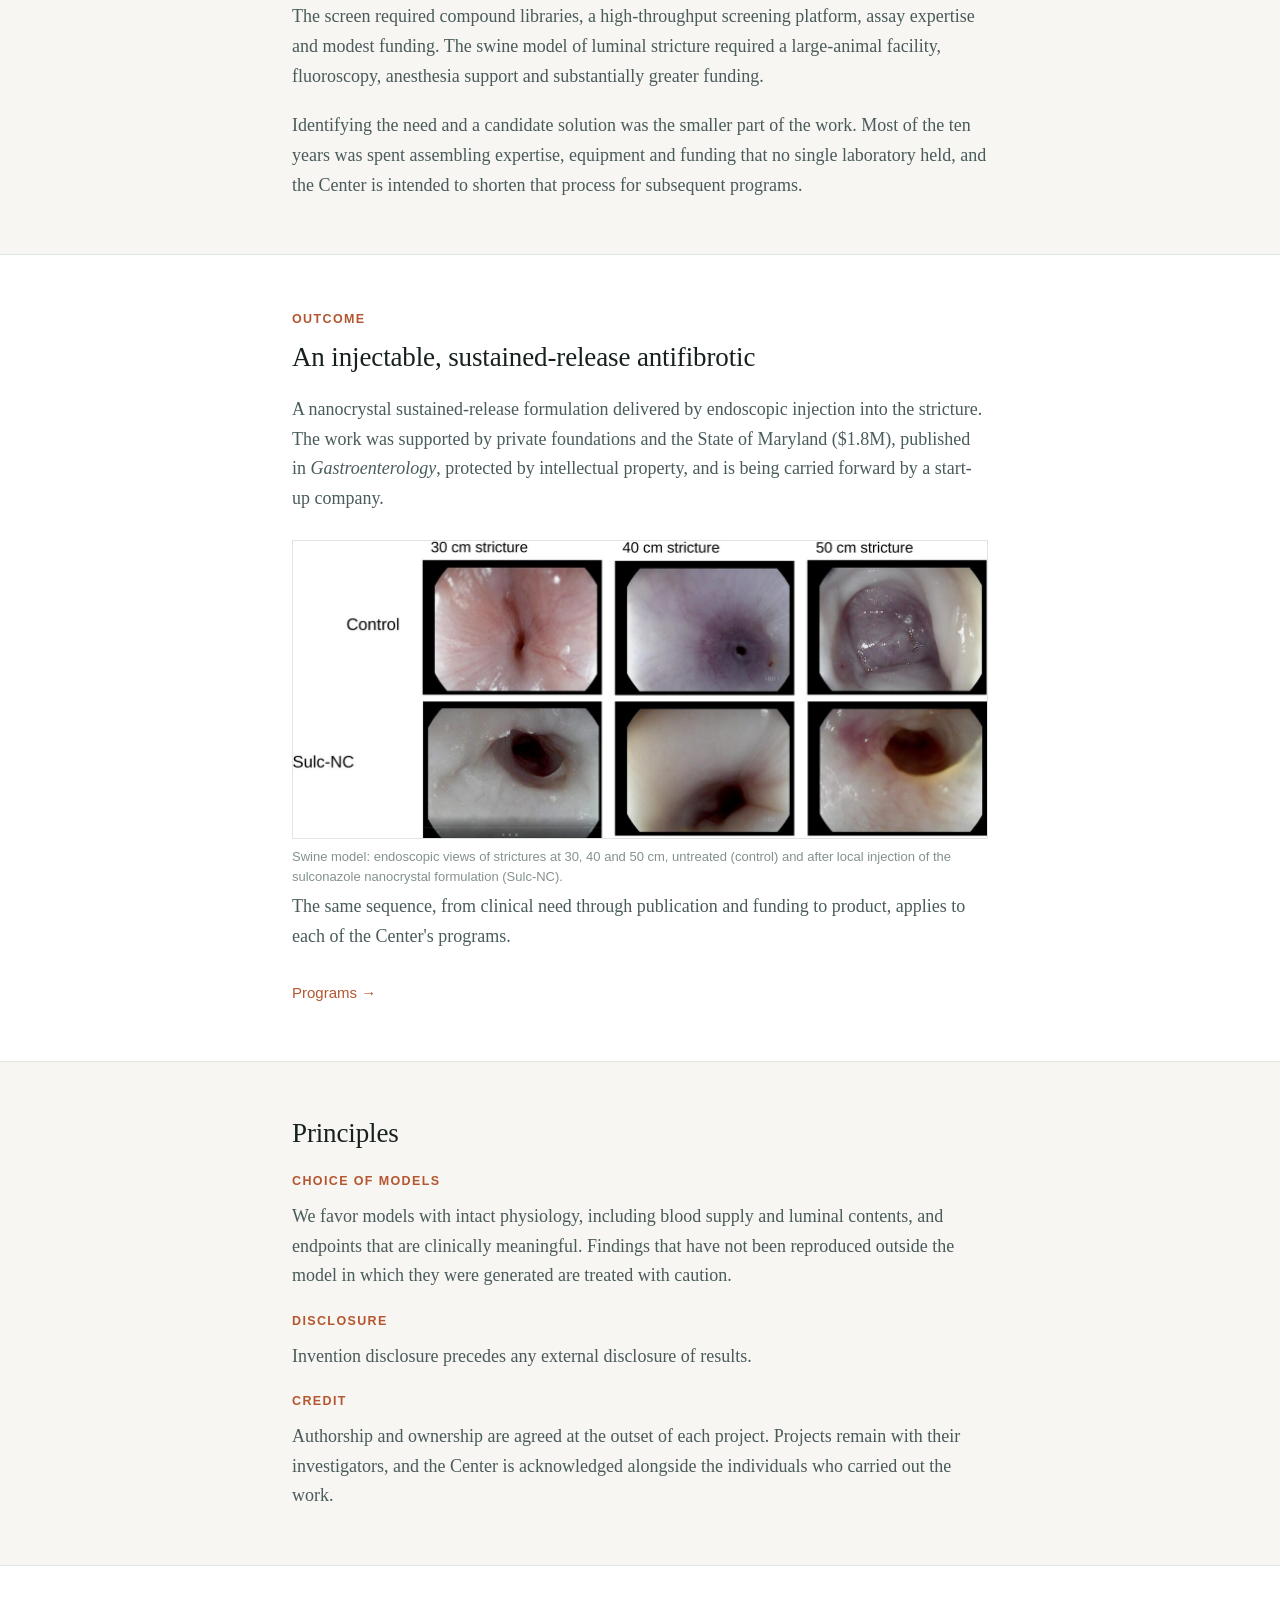
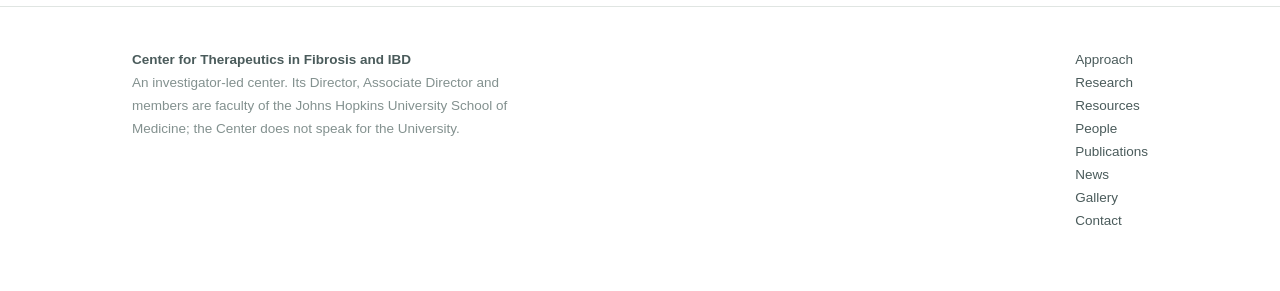
<file: approach.html>
<!DOCTYPE html>
<html lang="en">
<head>
<meta charset="utf-8">
<meta name="viewport" content="width=device-width, initial-scale=1">
<title>Approach — CTFI</title>
<meta name="description" content="How the Center works: a case study from clinical need to a company.">
<link rel="stylesheet" href="styles.css">
</head>
<body>

<header class="site">
  <div class="bar">
    <a class="brand" href="index.html">
      <svg class="mark" viewBox="0 0 40 40" fill="none" xmlns="http://www.w3.org/2000/svg" aria-hidden="true">
        <circle cx="20" cy="20" r="19" stroke="#123b3a" stroke-width="1.4"/>
        <path d="M8 27c4-1.5 6-5 8-9s4-7.5 8-9" stroke="#123b3a" stroke-width="1.6" stroke-linecap="round"/>
        <path d="M11 31c5-2 8-6.5 10-11" stroke="#b4562f" stroke-width="1.6" stroke-linecap="round"/>
        <circle cx="27" cy="13" r="2.6" fill="#b4562f"/>
      </svg>
      <span class="brandtext">
        <span class="name">Center for Therapeutics in Fibrosis and IBD</span>
        <span class="sub">at Johns Hopkins University School of Medicine</span>
      </span>
    </a>
    <nav class="site">
      <a href="index.html">Home</a>
      <a href="approach.html" class="on">Approach</a>
      <a href="research.html">Research</a>
      <a href="resources.html">Resources</a>
      <a href="people.html">People</a>
      <a href="publications.html">Publications</a>
      <a href="news.html">News</a>
      <a href="gallery.html">Gallery</a>
      <a href="contact.html">Contact</a>
    </nav>
  </div>
</header>

<div class="pagehead">
  <div class="wrap">
    <p class="kicker">Approach</p>
    <h1>Combining clinical need with fundamental science to develop clinical solutions.</h1>
  </div>
</div>

<section>
  <div class="wrap narrow">
    <p class="lead">The approach is illustrated here by one program, traced from the clinical problem to the formation of a company over approximately ten years.</p>
  </div>
</section>

<section class="warm">
  <div class="wrap narrow">
    <h3>Clinical problem</h3>
    <h2>Fibrotic strictures are a local problem requiring a local solution.</h2>
    <p class="muted">Approximately three million people in the United States have inflammatory bowel disease. Crohn's disease is chronic and incurable, and presents with abdominal pain, diarrhea, fatigue, weight loss, malnutrition and progressive bowel damage.</p>
    <p class="muted">Up to half of patients with Crohn's disease develop a stricture, a fibrotic narrowing of the bowel that is a major cause of morbidity. No drug therapy is approved for strictures. Surgery and endoscopic balloon dilation are the first-line treatments, and approximately 60% of patients experience recurrence requiring further surgery or dilation.</p>
  </div>
</section>

<section>
  <div class="wrap narrow">
    <h3>Requirements</h3>
    <h2>A treatment delivered into the stricture</h2>
    <p class="muted">Anastomotic strictures are local lesions. Systemic exposure to an antifibrotic is undesirable and, at the doses required, often poorly tolerated, so treatment has to be delivered into the stricture itself. This constraint determined the design of the program, which required three components developed in parallel:</p>
    <p class="muted"><strong style="color:var(--ink)">An effective antifibrotic,</strong> identified by high-throughput screening; sulconazole was among the hits.</p>
    <p class="muted"><strong style="color:var(--ink)">A sustained-release formulation</strong> suitable for local injection and retention in the stricture.</p>
    <p class="muted"><strong style="color:var(--ink)">A large-animal model of bowel stricture,</strong> because rodent models cannot be used to evaluate endoscopic injection into a fibrotic bowel wall of human dimensions.</p>
  </div>
</section>

<section class="warm">
  <div class="wrap narrow">
    <h3>Resources</h3>
    <h2>Infrastructure the program depended on</h2>
    <p class="muted">The screen required compound libraries, a high-throughput screening platform, assay expertise and modest funding. The swine model of luminal stricture required a large-animal facility, fluoroscopy, anesthesia support and substantially greater funding.</p>
    <p class="muted">Identifying the need and a candidate solution was the smaller part of the work. Most of the ten years was spent assembling expertise, equipment and funding that no single laboratory held, and the Center is intended to shorten that process for subsequent programs.</p>
  </div>
</section>

<section>
  <div class="wrap narrow">
    <h3>Outcome</h3>
    <h2>An injectable, sustained-release antifibrotic</h2>
    <p class="muted">A nanocrystal sustained-release formulation delivered by endoscopic injection into the stricture. The work was supported by private foundations and the State of Maryland ($1.8M), published in <em>Gastroenterology</em>, protected by intellectual property, and is being carried forward by a start-up company.</p>
    <figure class="figs-single">
      <a href="Pictures/model-swine-endoscopy-outcome.jpg" target="_blank" rel="noopener"><img src="Pictures/model-swine-endoscopy-outcome.jpg" alt="Endoscopic views of swine strictures, untreated and treated" loading="lazy"></a>
      <figcaption>Swine model: endoscopic views of strictures at 30, 40 and 50 cm, untreated (control) and after local injection of the sulconazole nanocrystal formulation (Sulc-NC).</figcaption>
    </figure>
    <p class="muted">The same sequence, from clinical need through publication and funding to product, applies to each of the Center's programs.</p>
    <p style="margin-top:26px"><a class="more" href="research.html">Programs &rarr;</a></p>
  </div>
</section>

<section class="warm">
  <div class="wrap narrow">
    <h2>Principles</h2>
    <h3>Choice of models</h3>
    <p class="muted">We favor models with intact physiology, including blood supply and luminal contents, and endpoints that are clinically meaningful. Findings that have not been reproduced outside the model in which they were generated are treated with caution.</p>
    <h3>Disclosure</h3>
    <p class="muted">Invention disclosure precedes any external disclosure of results.</p>
    <h3>Credit</h3>
    <p class="muted">Authorship and ownership are agreed at the outset of each project. Projects remain with their investigators, and the Center is acknowledged alongside the individuals who carried out the work.</p>
  </div>
</section>

<footer class="site">
  <div class="wrap">
    <div class="cols">
      <div class="disclaimer">
        <strong style="color:var(--ink-soft)">Center for Therapeutics in Fibrosis and IBD</strong><br>
        An investigator-led center. Its Director, Associate Director and members are faculty of the Johns Hopkins University School of Medicine; the Center does not speak for the University.
      </div>
      <div>
        <a href="approach.html">Approach</a><br>
        <a href="research.html">Research</a><br>
        <a href="resources.html">Resources</a><br>
        <a href="people.html">People</a><br>
        <a href="publications.html">Publications</a><br>
        <a href="news.html">News</a><br>
        <a href="gallery.html">Gallery</a><br>
        <a href="contact.html">Contact</a>
      </div>
    </div>
  </div>
</footer>

</body>
</html>
</file>
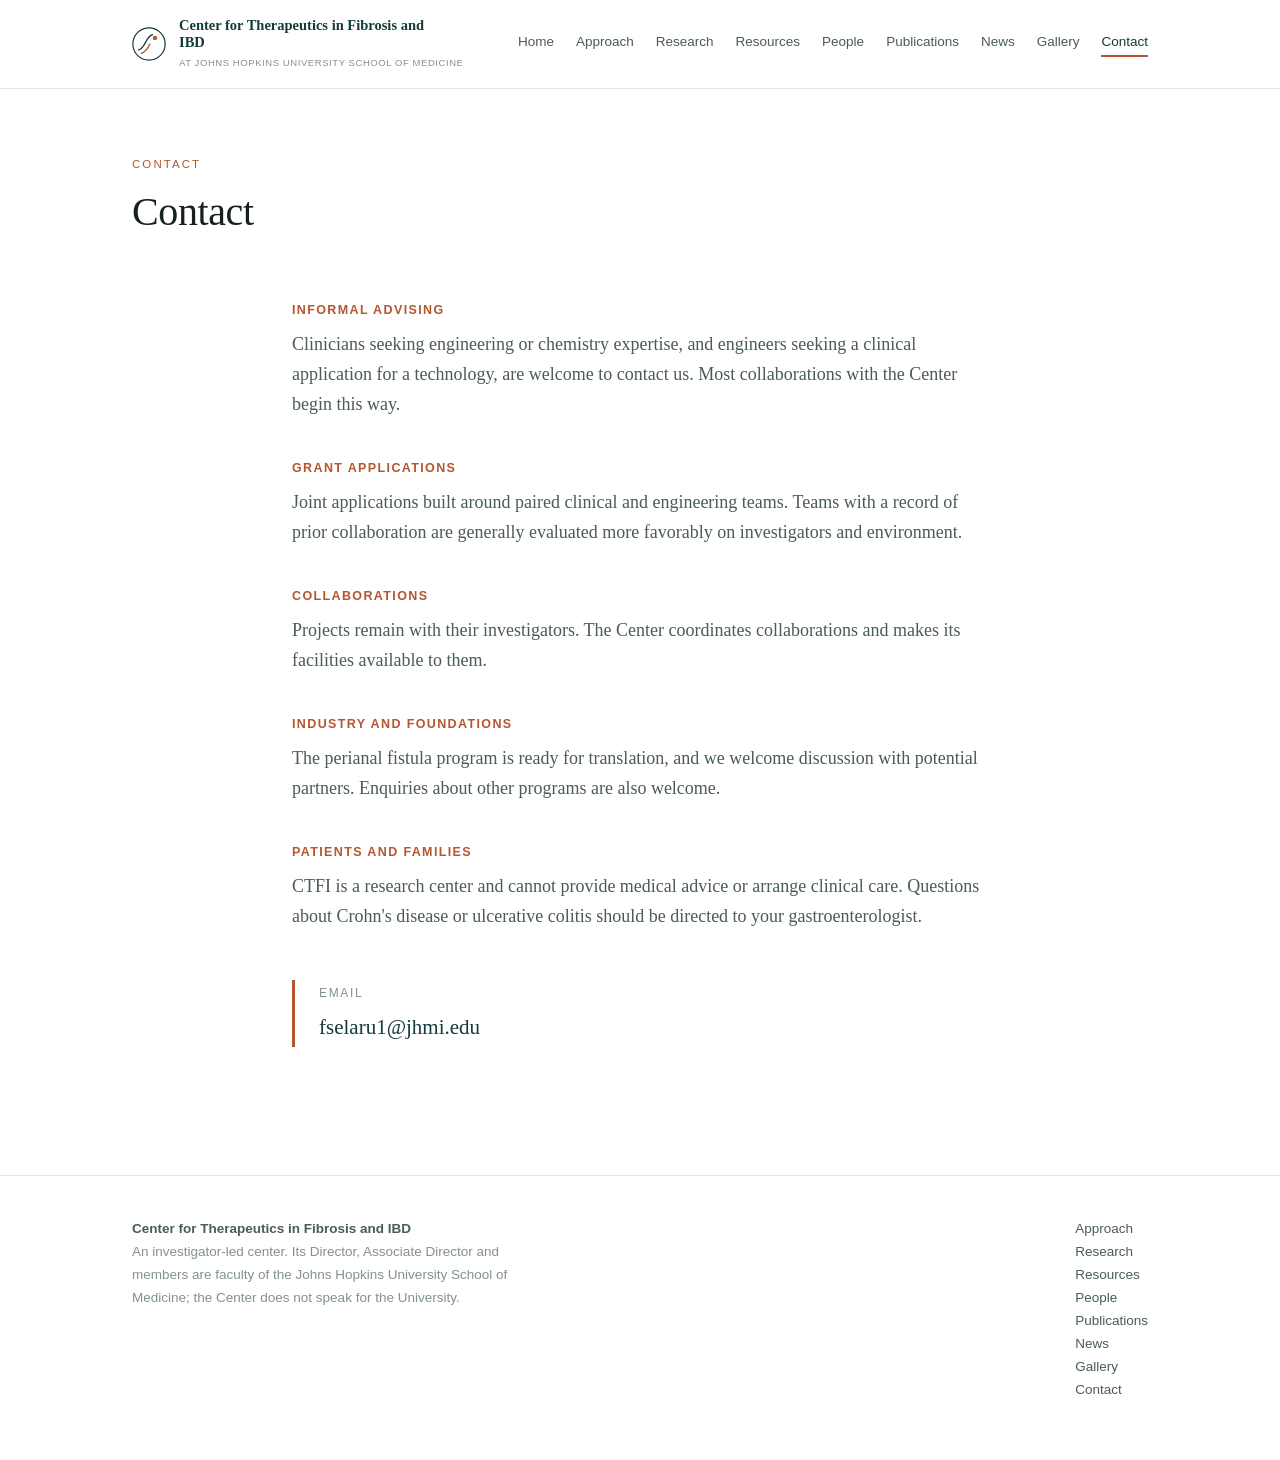
<file: contact.html>
<!DOCTYPE html>
<html lang="en">
<head>
<meta charset="utf-8">
<meta name="viewport" content="width=device-width, initial-scale=1">
<title>Contact — CTFI</title>
<meta name="description" content="Informal advising, grant proposals, collaborations.">
<link rel="stylesheet" href="styles.css">
</head>
<body>

<header class="site">
  <div class="bar">
    <a class="brand" href="index.html">
      <svg class="mark" viewBox="0 0 40 40" fill="none" xmlns="http://www.w3.org/2000/svg" aria-hidden="true">
        <circle cx="20" cy="20" r="19" stroke="#123b3a" stroke-width="1.4"/>
        <path d="M8 27c4-1.5 6-5 8-9s4-7.5 8-9" stroke="#123b3a" stroke-width="1.6" stroke-linecap="round"/>
        <path d="M11 31c5-2 8-6.5 10-11" stroke="#b4562f" stroke-width="1.6" stroke-linecap="round"/>
        <circle cx="27" cy="13" r="2.6" fill="#b4562f"/>
      </svg>
      <span class="brandtext">
        <span class="name">Center for Therapeutics in Fibrosis and IBD</span>
        <span class="sub">at Johns Hopkins University School of Medicine</span>
      </span>
    </a>
    <nav class="site">
      <a href="index.html">Home</a>
      <a href="approach.html">Approach</a>
      <a href="research.html">Research</a>
      <a href="resources.html">Resources</a>
      <a href="people.html">People</a>
      <a href="publications.html">Publications</a>
      <a href="news.html">News</a>
      <a href="gallery.html">Gallery</a>
      <a href="contact.html" class="on">Contact</a>
    </nav>
  </div>
</header>

<div class="pagehead">
  <div class="wrap">
    <p class="kicker">Contact</p>
    <h1>Contact</h1>
  </div>
</div>

<section>
  <div class="wrap narrow">

    <h3>Informal advising</h3>
    <p class="muted">Clinicians seeking engineering or chemistry expertise, and engineers seeking a clinical application for a technology, are welcome to contact us. Most collaborations with the Center begin this way.</p>

    <h3 style="margin-top:38px">Grant applications</h3>
    <p class="muted">Joint applications built around paired clinical and engineering teams. Teams with a record of prior collaboration are generally evaluated more favorably on investigators and environment.</p>

    <h3 style="margin-top:38px">Collaborations</h3>
    <p class="muted">Projects remain with their investigators. The Center coordinates collaborations and makes its facilities available to them.</p>

    <h3 style="margin-top:38px">Industry and foundations</h3>
    <p class="muted">The perianal fistula program is ready for translation, and we welcome discussion with potential partners. Enquiries about other programs are also welcome.</p>

    <h3 style="margin-top:38px">Patients and families</h3>
    <p class="muted">CTFI is a research center and cannot provide medical advice or arrange clinical care. Questions about Crohn's disease or ulcerative colitis should be directed to your gastroenterologist.</p>

    <div class="pull" style="margin-top:48px">
      <span style="font-family:var(--sans); font-size:12px; letter-spacing:0.14em; text-transform:uppercase; color:var(--ink-faint); display:block; margin-bottom:10px">Email</span>
      <a href="mailto:fselaru1@jhmi.edu" style="color:var(--deep); text-decoration:none">fselaru1@jhmi.edu</a>
    </div>

  </div>
</section>

<footer class="site">
  <div class="wrap">
    <div class="cols">
      <div class="disclaimer">
        <strong style="color:var(--ink-soft)">Center for Therapeutics in Fibrosis and IBD</strong><br>
        An investigator-led center. Its Director, Associate Director and members are faculty of the Johns Hopkins University School of Medicine; the Center does not speak for the University.
      </div>
      <div>
        <a href="approach.html">Approach</a><br>
        <a href="research.html">Research</a><br>
        <a href="resources.html">Resources</a><br>
        <a href="people.html">People</a><br>
        <a href="publications.html">Publications</a><br>
        <a href="news.html">News</a><br>
        <a href="gallery.html">Gallery</a><br>
        <a href="contact.html">Contact</a>
      </div>
    </div>
  </div>
</footer>

</body>
</html>
</file>
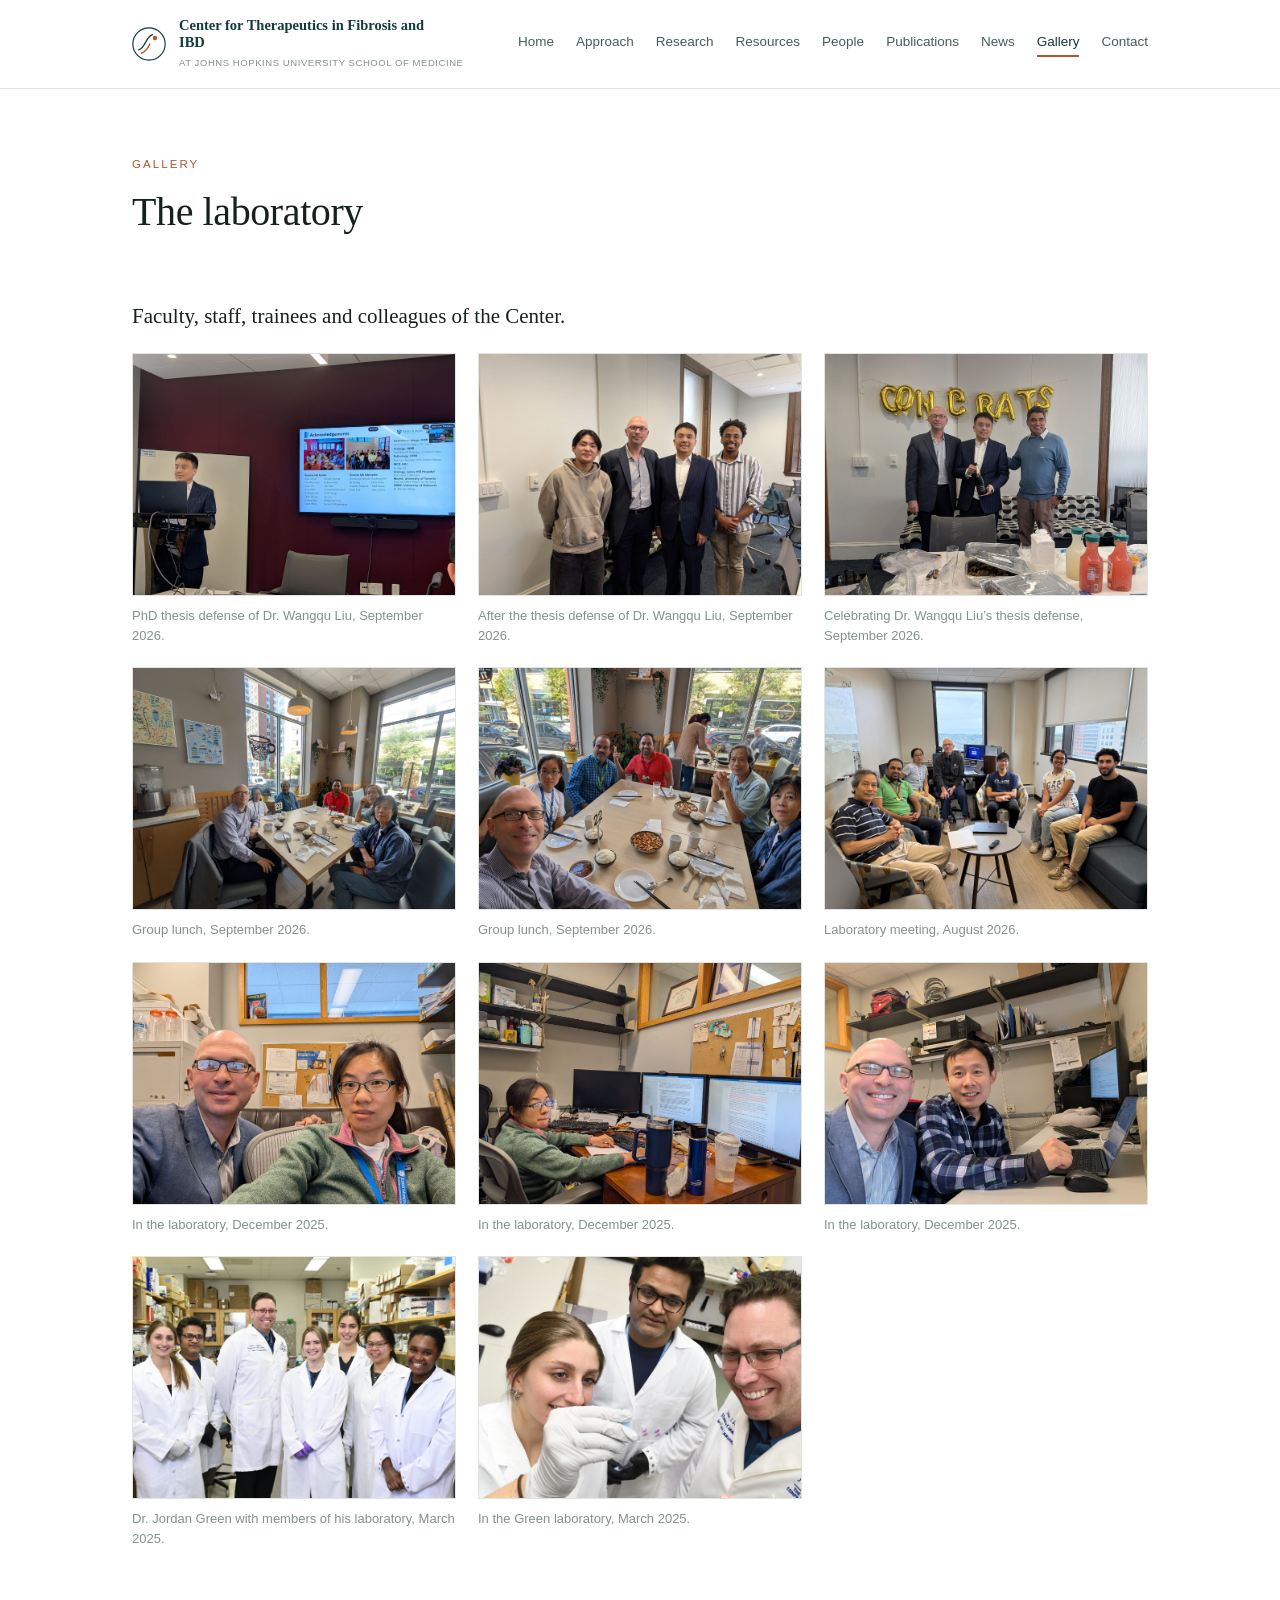
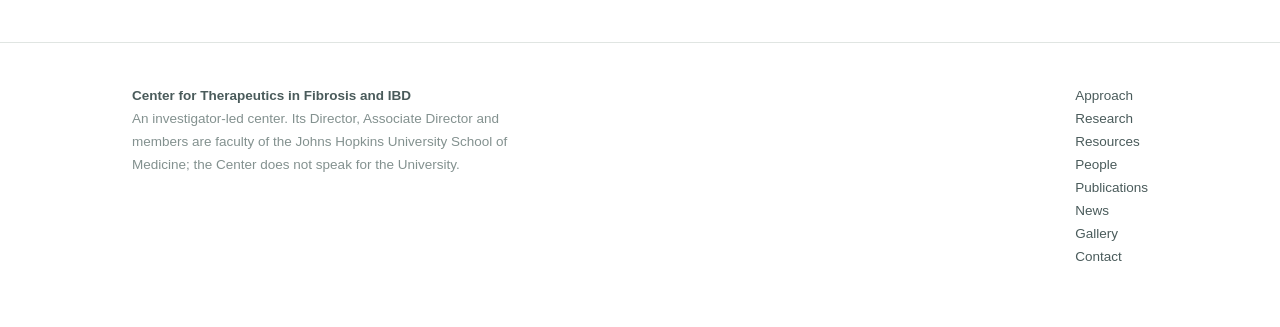
<file: gallery.html>
<!DOCTYPE html>
<html lang="en">
<head>
<meta charset="utf-8">
<meta name="viewport" content="width=device-width, initial-scale=1">
<title>Gallery — CTFI</title>
<meta name="description" content="The lab and Center team at work.">
<link rel="stylesheet" href="styles.css">
</head>
<body>

<header class="site">
  <div class="bar">
    <a class="brand" href="index.html">
      <svg class="mark" viewBox="0 0 40 40" fill="none" xmlns="http://www.w3.org/2000/svg" aria-hidden="true">
        <circle cx="20" cy="20" r="19" stroke="#123b3a" stroke-width="1.4"/>
        <path d="M8 27c4-1.5 6-5 8-9s4-7.5 8-9" stroke="#123b3a" stroke-width="1.6" stroke-linecap="round"/>
        <path d="M11 31c5-2 8-6.5 10-11" stroke="#b4562f" stroke-width="1.6" stroke-linecap="round"/>
        <circle cx="27" cy="13" r="2.6" fill="#b4562f"/>
      </svg>
      <span class="brandtext">
        <span class="name">Center for Therapeutics in Fibrosis and IBD</span>
        <span class="sub">at Johns Hopkins University School of Medicine</span>
      </span>
    </a>
    <nav class="site">
      <a href="index.html">Home</a>
      <a href="approach.html">Approach</a>
      <a href="research.html">Research</a>
      <a href="resources.html">Resources</a>
      <a href="people.html">People</a>
      <a href="publications.html">Publications</a>
      <a href="news.html">News</a>
      <a href="gallery.html" class="on">Gallery</a>
      <a href="contact.html">Contact</a>
    </nav>
  </div>
</header>

<div class="pagehead">
  <div class="wrap">
    <p class="kicker">Gallery</p>
    <h1>The laboratory</h1>
  </div>
</div>

<section>
  <div class="wrap">
    <p class="lead" style="max-width:60ch">Faculty, staff, trainees and colleagues of the Center.</p>
    <div class="gallery">
      <figure>
        <a href="Pictures/event-2026-09-a.jpg" target="_blank" rel="noopener"><img src="Pictures/event-2026-09-a.jpg" alt="Members of the Center." loading="lazy"></a>
        <figcaption>PhD thesis defense of Dr. Wangqu Liu, September 2026.</figcaption>
      </figure>
      <figure>
        <a href="Pictures/event-2026-09-b.jpg" target="_blank" rel="noopener"><img src="Pictures/event-2026-09-b.jpg" alt="Members of the Center." loading="lazy"></a>
        <figcaption>After the thesis defense of Dr. Wangqu Liu, September 2026.</figcaption>
      </figure>
      <figure>
        <a href="Pictures/event-2026-09-c.jpg" target="_blank" rel="noopener"><img src="Pictures/event-2026-09-c.jpg" alt="Members of the Center." loading="lazy"></a>
        <figcaption>Celebrating Dr. Wangqu Liu&rsquo;s thesis defense, September 2026.</figcaption>
      </figure>
      <figure>
        <a href="Pictures/lunch-2026-09-a.jpg" target="_blank" rel="noopener"><img src="Pictures/lunch-2026-09-a.jpg" alt="Members of the Center." loading="lazy"></a>
        <figcaption>Group lunch, September 2026.</figcaption>
      </figure>
      <figure>
        <a href="Pictures/lunch-2026-09-b.jpg" target="_blank" rel="noopener"><img src="Pictures/lunch-2026-09-b.jpg" alt="Members of the Center." loading="lazy"></a>
        <figcaption>Group lunch, September 2026.</figcaption>
      </figure>
      <figure>
        <a href="Pictures/Pic2-web.jpg" target="_blank" rel="noopener"><img src="Pictures/Pic2-web.jpg" alt="Members of the Center." loading="lazy"></a>
        <figcaption>Laboratory meeting, August 2026.</figcaption>
      </figure>
      <figure>
        <a href="Pictures/lab-2025-12-a.jpg" target="_blank" rel="noopener"><img src="Pictures/lab-2025-12-a.jpg" alt="Members of the Center." loading="lazy"></a>
        <figcaption>In the laboratory, December 2025.</figcaption>
      </figure>
      <figure>
        <a href="Pictures/lab-2025-12-b.jpg" target="_blank" rel="noopener"><img src="Pictures/lab-2025-12-b.jpg" alt="Members of the Center." loading="lazy"></a>
        <figcaption>In the laboratory, December 2025.</figcaption>
      </figure>
      <figure>
        <a href="Pictures/lab-2025-12-c.jpg" target="_blank" rel="noopener"><img src="Pictures/lab-2025-12-c.jpg" alt="Members of the Center." loading="lazy"></a>
        <figcaption>In the laboratory, December 2025.</figcaption>
      </figure>
      <figure>
        <a href="Pictures/green-lab-2025-a.jpg" target="_blank" rel="noopener"><img src="Pictures/green-lab-2025-a.jpg" alt="Dr. Jordan Green with members of his laboratory." loading="lazy"></a>
        <figcaption>Dr. Jordan Green with members of his laboratory, March 2025.</figcaption>
      </figure>
      <figure>
        <a href="Pictures/green-lab-2025-b.jpg" target="_blank" rel="noopener"><img src="Pictures/green-lab-2025-b.jpg" alt="Dr. Jordan Green with members of his laboratory." loading="lazy"></a>
        <figcaption>In the Green laboratory, March 2025.</figcaption>
      </figure>
    </div>
  </div>
</section>

<footer class="site">
  <div class="wrap">
    <div class="cols">
      <div class="disclaimer">
        <strong style="color:var(--ink-soft)">Center for Therapeutics in Fibrosis and IBD</strong><br>
        An investigator-led center. Its Director, Associate Director and members are faculty of the Johns Hopkins University School of Medicine; the Center does not speak for the University.
      </div>
      <div>
        <a href="approach.html">Approach</a><br>
        <a href="research.html">Research</a><br>
        <a href="resources.html">Resources</a><br>
        <a href="people.html">People</a><br>
        <a href="publications.html">Publications</a><br>
        <a href="news.html">News</a><br>
        <a href="gallery.html">Gallery</a><br>
        <a href="contact.html">Contact</a>
      </div>
    </div>
  </div>
</footer>

</body>
</html>
</file>
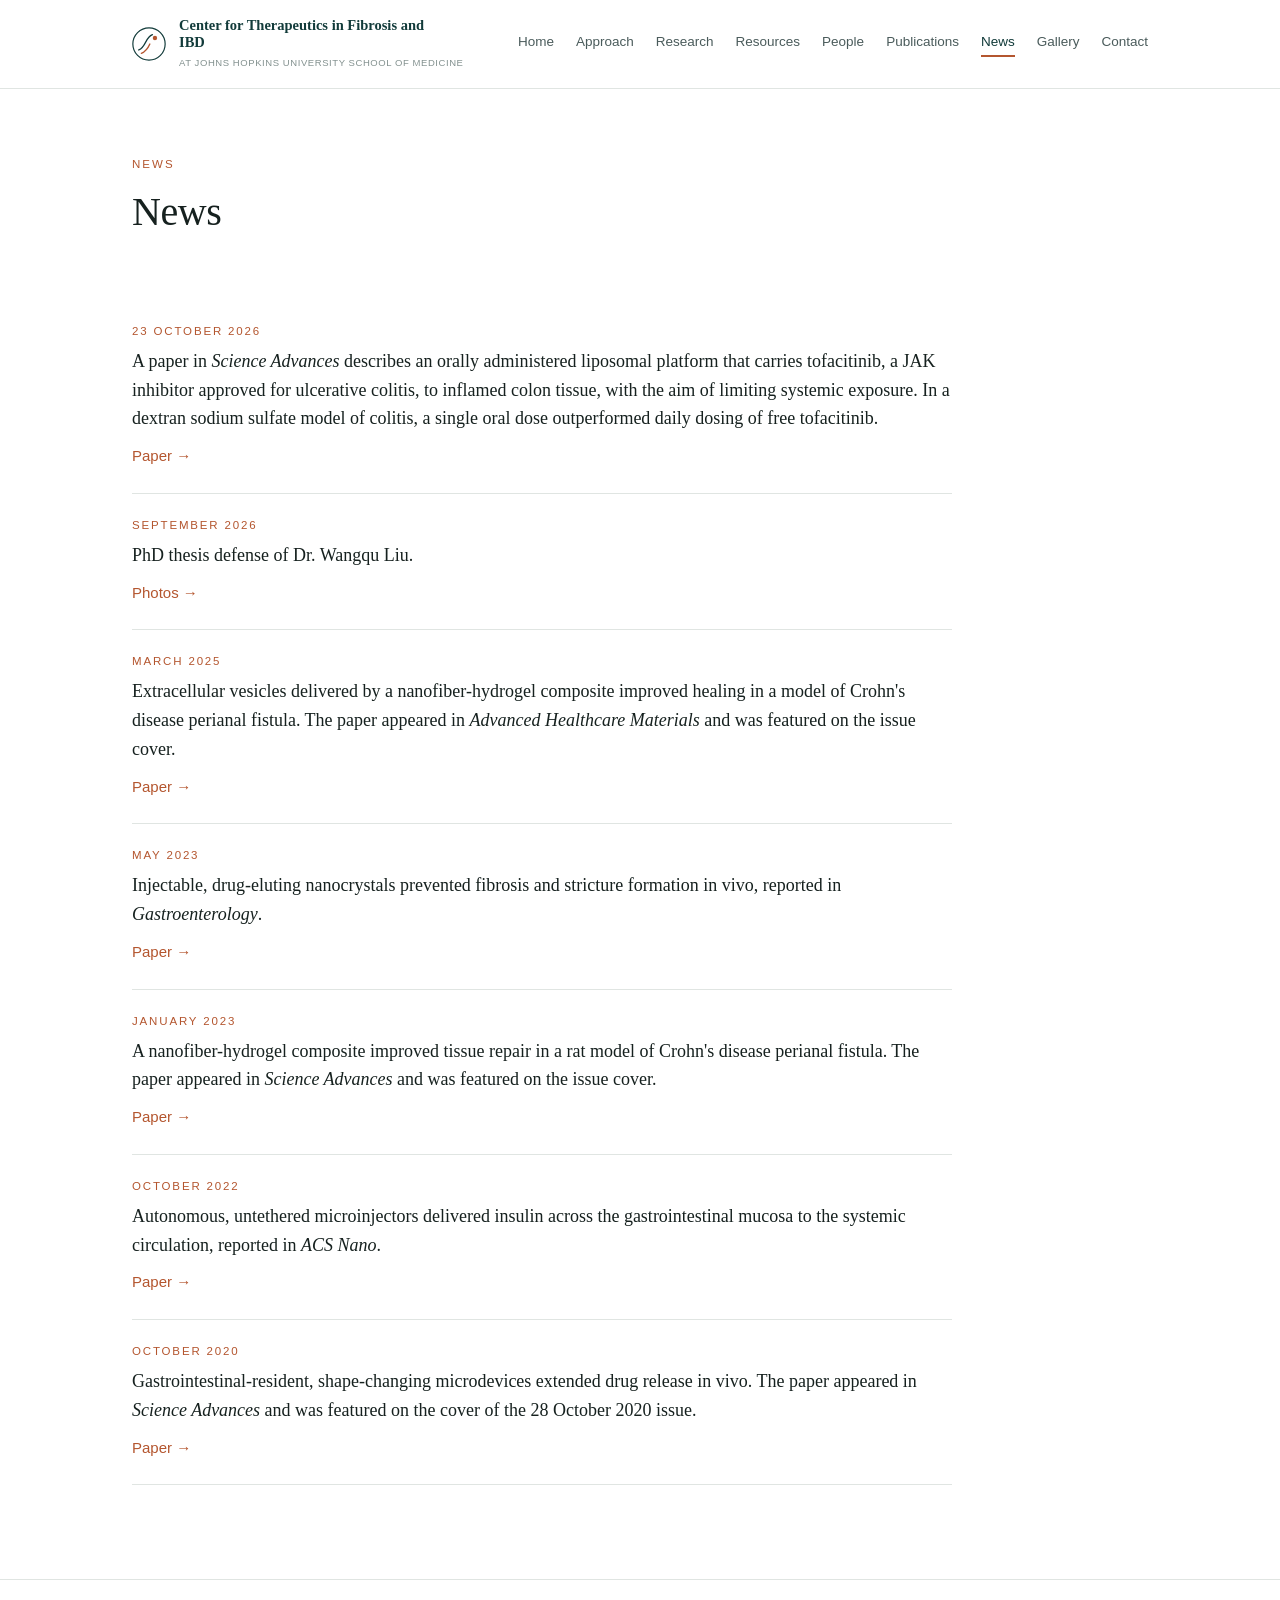
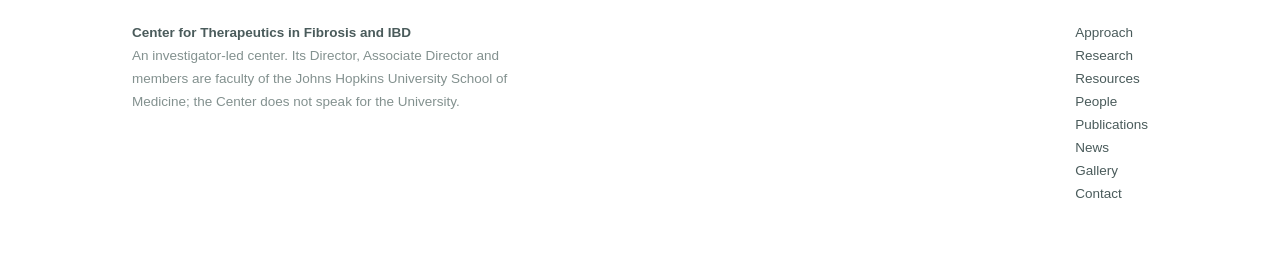
<file: news.html>
<!DOCTYPE html>
<html lang="en">
<head>
<meta charset="utf-8">
<meta name="viewport" content="width=device-width, initial-scale=1">
<title>News — CTFI</title>
<meta name="description" content="News from the Center for Therapeutics in Fibrosis and IBD.">
<link rel="stylesheet" href="styles.css">
</head>
<body>

<header class="site">
  <div class="bar">
    <a class="brand" href="index.html">
      <svg class="mark" viewBox="0 0 40 40" fill="none" xmlns="http://www.w3.org/2000/svg" aria-hidden="true">
        <circle cx="20" cy="20" r="19" stroke="#123b3a" stroke-width="1.4"/>
        <path d="M8 27c4-1.5 6-5 8-9s4-7.5 8-9" stroke="#123b3a" stroke-width="1.6" stroke-linecap="round"/>
        <path d="M11 31c5-2 8-6.5 10-11" stroke="#b4562f" stroke-width="1.6" stroke-linecap="round"/>
        <circle cx="27" cy="13" r="2.6" fill="#b4562f"/>
      </svg>
      <span class="brandtext">
        <span class="name">Center for Therapeutics in Fibrosis and IBD</span>
        <span class="sub">at Johns Hopkins University School of Medicine</span>
      </span>
    </a>
    <nav class="site">
      <a href="index.html">Home</a>
      <a href="approach.html">Approach</a>
      <a href="research.html">Research</a>
      <a href="resources.html">Resources</a>
      <a href="people.html">People</a>
      <a href="publications.html">Publications</a>
      <a href="news.html" class="on">News</a>
      <a href="gallery.html">Gallery</a>
      <a href="contact.html">Contact</a>
    </nav>
  </div>
</header>

<div class="pagehead">
  <div class="wrap">
    <p class="kicker">News</p>
    <h1>News</h1>
  </div>
</div>

<section>
  <div class="wrap"><div class="col">
    <ul class="newslist">
      <li><p class="nd">23 October 2026</p><p class="nt">A paper in <em>Science Advances</em> describes an orally administered liposomal platform that carries tofacitinib, a JAK inhibitor approved for ulcerative colitis, to inflamed colon tissue, with the aim of limiting systemic exposure. In a dextran sodium sulfate model of colitis, a single oral dose outperformed daily dosing of free tofacitinib.</p><p class="nl"><a class="more" href="https://doi.org/10.1126/sciadv.aeb1963" target="_blank" rel="noopener">Paper &rarr;</a></p></li>
      <li><p class="nd">September 2026</p><p class="nt">PhD thesis defense of Dr. Wangqu Liu.</p><p class="nl"><a class="more" href="gallery.html">Photos &rarr;</a></p></li>
      <li><p class="nd">March 2025</p><p class="nt">Extracellular vesicles delivered by a nanofiber-hydrogel composite improved healing in a model of Crohn's disease perianal fistula. The paper appeared in <em>Advanced Healthcare Materials</em> and was featured on the issue cover.</p><p class="nl"><a class="more" href="https://doi.org/10.1002/adhm.202402292" target="_blank" rel="noopener">Paper &rarr;</a></p></li>
      <li><p class="nd">May 2023</p><p class="nt">Injectable, drug-eluting nanocrystals prevented fibrosis and stricture formation in vivo, reported in <em>Gastroenterology</em>.</p><p class="nl"><a class="more" href="https://doi.org/10.1053/j.gastro.2023.01.006" target="_blank" rel="noopener">Paper &rarr;</a></p></li>
      <li><p class="nd">January 2023</p><p class="nt">A nanofiber-hydrogel composite improved tissue repair in a rat model of Crohn's disease perianal fistula. The paper appeared in <em>Science Advances</em> and was featured on the issue cover.</p><p class="nl"><a class="more" href="https://doi.org/10.1126/sciadv.ade1067" target="_blank" rel="noopener">Paper &rarr;</a></p></li>
      <li><p class="nd">October 2022</p><p class="nt">Autonomous, untethered microinjectors delivered insulin across the gastrointestinal mucosa to the systemic circulation, reported in <em>ACS Nano</em>.</p><p class="nl"><a class="more" href="https://doi.org/10.1021/acsnano.2c05098" target="_blank" rel="noopener">Paper &rarr;</a></p></li>
      <li><p class="nd">October 2020</p><p class="nt">Gastrointestinal-resident, shape-changing microdevices extended drug release in vivo. The paper appeared in <em>Science Advances</em> and was featured on the cover of the 28 October 2020 issue.</p><p class="nl"><a class="more" href="https://doi.org/10.1126/sciadv.abb4133" target="_blank" rel="noopener">Paper &rarr;</a></p></li>
    </ul>
  </div></div>
</section>

<footer class="site">
  <div class="wrap">
    <div class="cols">
      <div class="disclaimer">
        <strong style="color:var(--ink-soft)">Center for Therapeutics in Fibrosis and IBD</strong><br>
        An investigator-led center. Its Director, Associate Director and members are faculty of the Johns Hopkins University School of Medicine; the Center does not speak for the University.
      </div>
      <div>
        <a href="approach.html">Approach</a><br>
        <a href="research.html">Research</a><br>
        <a href="resources.html">Resources</a><br>
        <a href="people.html">People</a><br>
        <a href="publications.html">Publications</a><br>
        <a href="news.html">News</a><br>
        <a href="gallery.html">Gallery</a><br>
        <a href="contact.html">Contact</a>
      </div>
    </div>
  </div>
</footer>

</body>
</html>
</file>
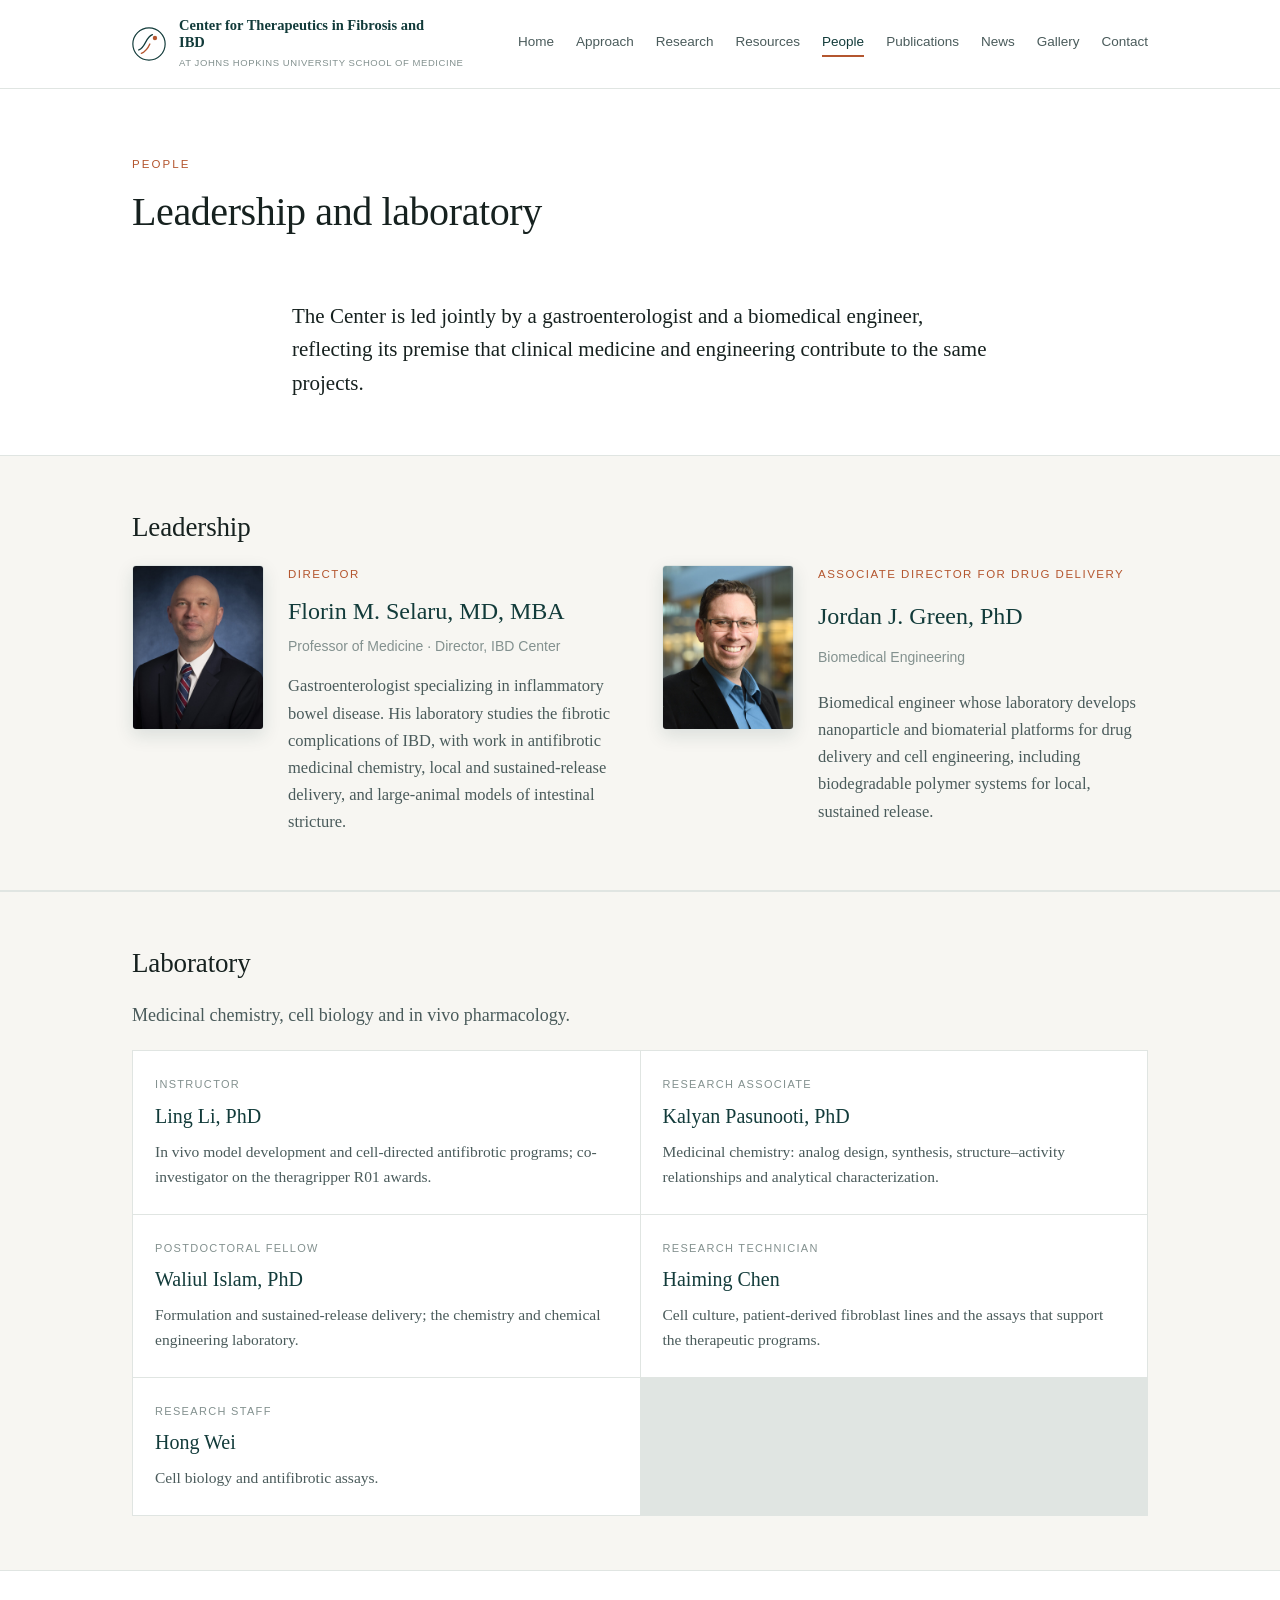
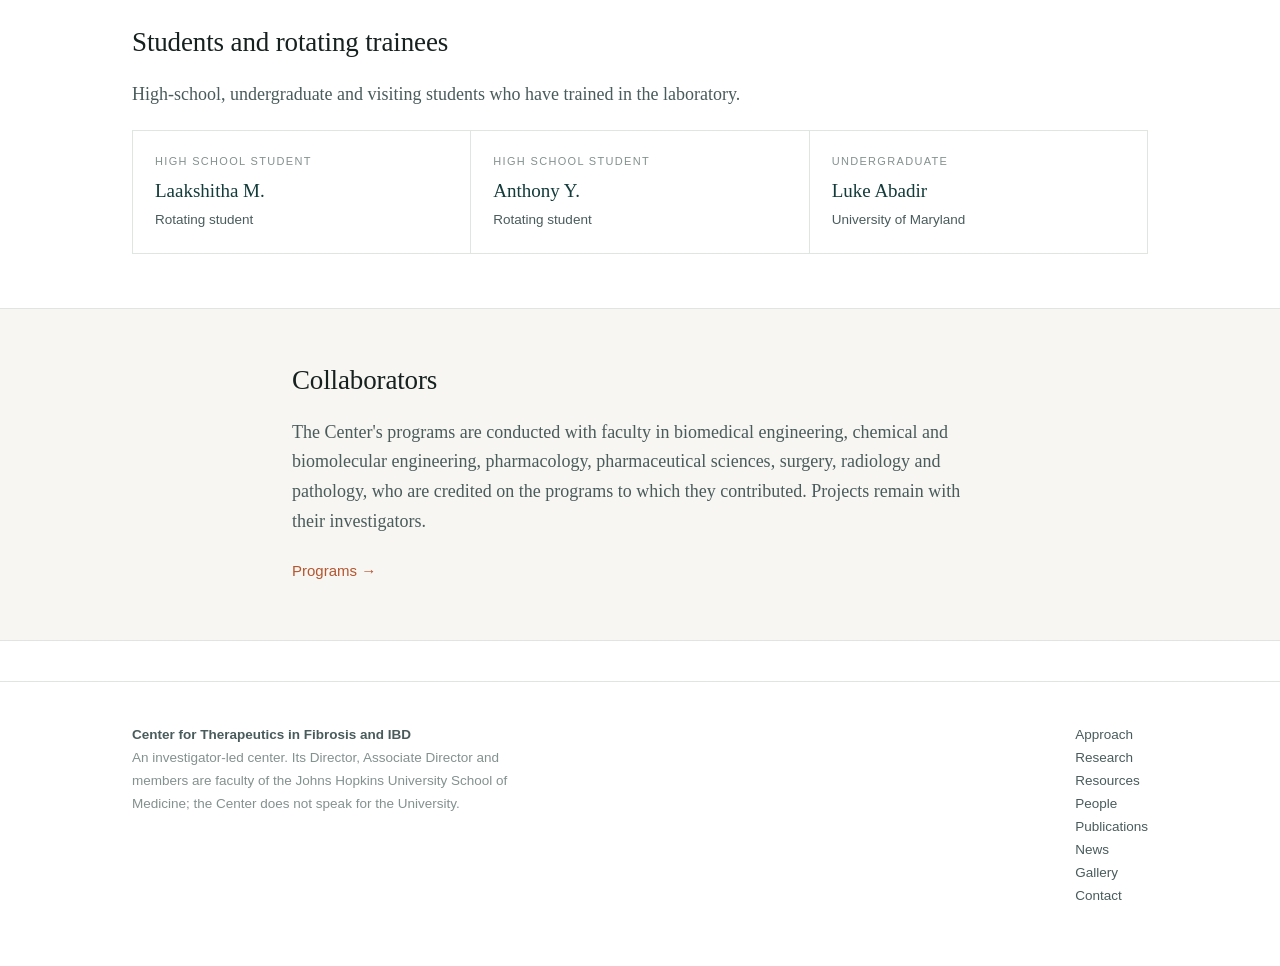
<file: people.html>
<!DOCTYPE html>
<html lang="en">
<head>
<meta charset="utf-8">
<meta name="viewport" content="width=device-width, initial-scale=1">
<title>People — CTFI</title>
<meta name="description" content="A clinician and an engineer, by design.">
<link rel="stylesheet" href="styles.css">
<!-- Collaborating faculty (Mao, Ensign, Gracias, Liu, Parian, Gearhart, Zaheer, Salimian)
     are credited on the Research page as co-investigators on specific programs — which is
     factual — but are NOT listed here as Center members. They have not agreed to that.
     Add only on explicit agreement, one at a time.
     James C. Barrow: credited on the medicinal chemistry program only; not listed here until he agrees (Florin, 2026-10-15). -->
</head>
<body>

<header class="site">
  <div class="bar">
    <a class="brand" href="index.html">
      <svg class="mark" viewBox="0 0 40 40" fill="none" xmlns="http://www.w3.org/2000/svg" aria-hidden="true">
        <circle cx="20" cy="20" r="19" stroke="#123b3a" stroke-width="1.4"/>
        <path d="M8 27c4-1.5 6-5 8-9s4-7.5 8-9" stroke="#123b3a" stroke-width="1.6" stroke-linecap="round"/>
        <path d="M11 31c5-2 8-6.5 10-11" stroke="#b4562f" stroke-width="1.6" stroke-linecap="round"/>
        <circle cx="27" cy="13" r="2.6" fill="#b4562f"/>
      </svg>
      <span class="brandtext">
        <span class="name">Center for Therapeutics in Fibrosis and IBD</span>
        <span class="sub">at Johns Hopkins University School of Medicine</span>
      </span>
    </a>
    <nav class="site">
      <a href="index.html">Home</a>
      <a href="approach.html">Approach</a>
      <a href="research.html">Research</a>
      <a href="resources.html">Resources</a>
      <a href="people.html" class="on">People</a>
      <a href="publications.html">Publications</a>
      <a href="news.html">News</a>
      <a href="gallery.html">Gallery</a>
      <a href="contact.html">Contact</a>
    </nav>
  </div>
</header>

<div class="pagehead">
  <div class="wrap">
    <p class="kicker">People</p>
    <h1>Leadership and laboratory</h1>
  </div>
</div>

<section>
  <div class="wrap narrow">
    <p class="lead">The Center is led jointly by a gastroenterologist and a biomedical engineer, reflecting its premise that clinical medicine and engineering contribute to the same projects.</p>
  </div>
</section>

<section class="warm">
  <div class="wrap">
    <h2>Leadership</h2>
    <div class="people">

      <div class="person has-photo">
        <img class="headshot" src="Pictures/florin-selaru.jpg" alt="Florin M. Selaru">
        <p class="role">Director</p>
        <h4>Florin M. Selaru, MD, MBA</h4>
        <p class="affil">Professor of Medicine &middot; Director, IBD Center</p>
        <p>Gastroenterologist specializing in inflammatory bowel disease. His laboratory studies the fibrotic complications of IBD, with work in antifibrotic medicinal chemistry, local and sustained-release delivery, and large-animal models of intestinal stricture.</p>
      </div>

      <div class="person has-photo">
        <img class="headshot" src="Pictures/jordan-green.jpg" alt="Jordan J. Green">
        <p class="role">Associate Director for Drug Delivery</p>
        <h4>Jordan J. Green, PhD</h4>
        <p class="affil">Biomedical Engineering</p>
        <p>Biomedical engineer whose laboratory develops nanoparticle and biomaterial platforms for drug delivery and cell engineering, including biodegradable polymer systems for local, sustained release.</p>
      </div>

    </div>
  </div>
</section>

<section class="warm">
  <div class="wrap">
    <h2>Laboratory</h2>
    <p class="muted" style="max-width:68ch">Medicinal chemistry, cell biology and in vivo pharmacology.</p>

    <div class="team">

      <div>
        <p class="role">Instructor</p>
        <h4>Ling Li, PhD</h4>
        <p>In vivo model development and cell-directed antifibrotic programs; co-investigator on the theragripper R01 awards.</p>
      </div>

      <div>
        <p class="role">Research Associate</p>
        <h4>Kalyan Pasunooti, PhD</h4>
        <p>Medicinal chemistry: analog design, synthesis, structure&ndash;activity relationships and analytical characterization.</p>
      </div>

      <div>
        <p class="role">Postdoctoral Fellow</p>
        <h4>Waliul Islam, PhD</h4>
        <p>Formulation and sustained-release delivery; the chemistry and chemical engineering laboratory.</p>
      </div>

      <div>
        <p class="role">Research Technician</p>
        <h4>Haiming Chen</h4>
        <p>Cell culture, patient-derived fibroblast lines and the assays that support the therapeutic programs.</p>
      </div>

      <div>
        <p class="role">Research Staff</p>
        <h4>Hong Wei</h4>
        <p>Cell biology and antifibrotic assays.</p>
      </div>

    </div>
  </div>
</section>

<section>
  <div class="wrap">
    <h2>Students and rotating trainees</h2>
    <p class="muted" style="max-width:68ch">High-school, undergraduate and visiting students who have trained in the laboratory.</p>

    <div class="trainees">

      <div>
        <p class="role">High school student</p>
        <h4>Laakshitha M.</h4>
        <p>Rotating student</p>
      </div>

      <div>
        <p class="role">High school student</p>
        <h4>Anthony Y.</h4>
        <p>Rotating student</p>
      </div>

      <div>
        <p class="role">Undergraduate</p>
        <h4>Luke Abadir</h4>
        <p>University of Maryland</p>
      </div>

    </div>
  </div>
</section>

<section class="warm">
  <div class="wrap narrow">
    <h2>Collaborators</h2>
    <p class="muted">The Center's programs are conducted with faculty in biomedical engineering, chemical and biomolecular engineering, pharmacology, pharmaceutical sciences, surgery, radiology and pathology, who are credited on the programs to which they contributed. Projects remain with their investigators.</p>
    <p style="margin-top:20px"><a class="more" href="research.html">Programs &rarr;</a></p>
  </div>
</section>

<footer class="site">
  <div class="wrap">
    <div class="cols">
      <div class="disclaimer">
        <strong style="color:var(--ink-soft)">Center for Therapeutics in Fibrosis and IBD</strong><br>
        An investigator-led center. Its Director, Associate Director and members are faculty of the Johns Hopkins University School of Medicine; the Center does not speak for the University.
      </div>
      <div>
        <a href="approach.html">Approach</a><br>
        <a href="research.html">Research</a><br>
        <a href="resources.html">Resources</a><br>
        <a href="people.html">People</a><br>
        <a href="publications.html">Publications</a><br>
        <a href="news.html">News</a><br>
        <a href="gallery.html">Gallery</a><br>
        <a href="contact.html">Contact</a>
      </div>
    </div>
  </div>
</footer>

</body>
</html>
</file>
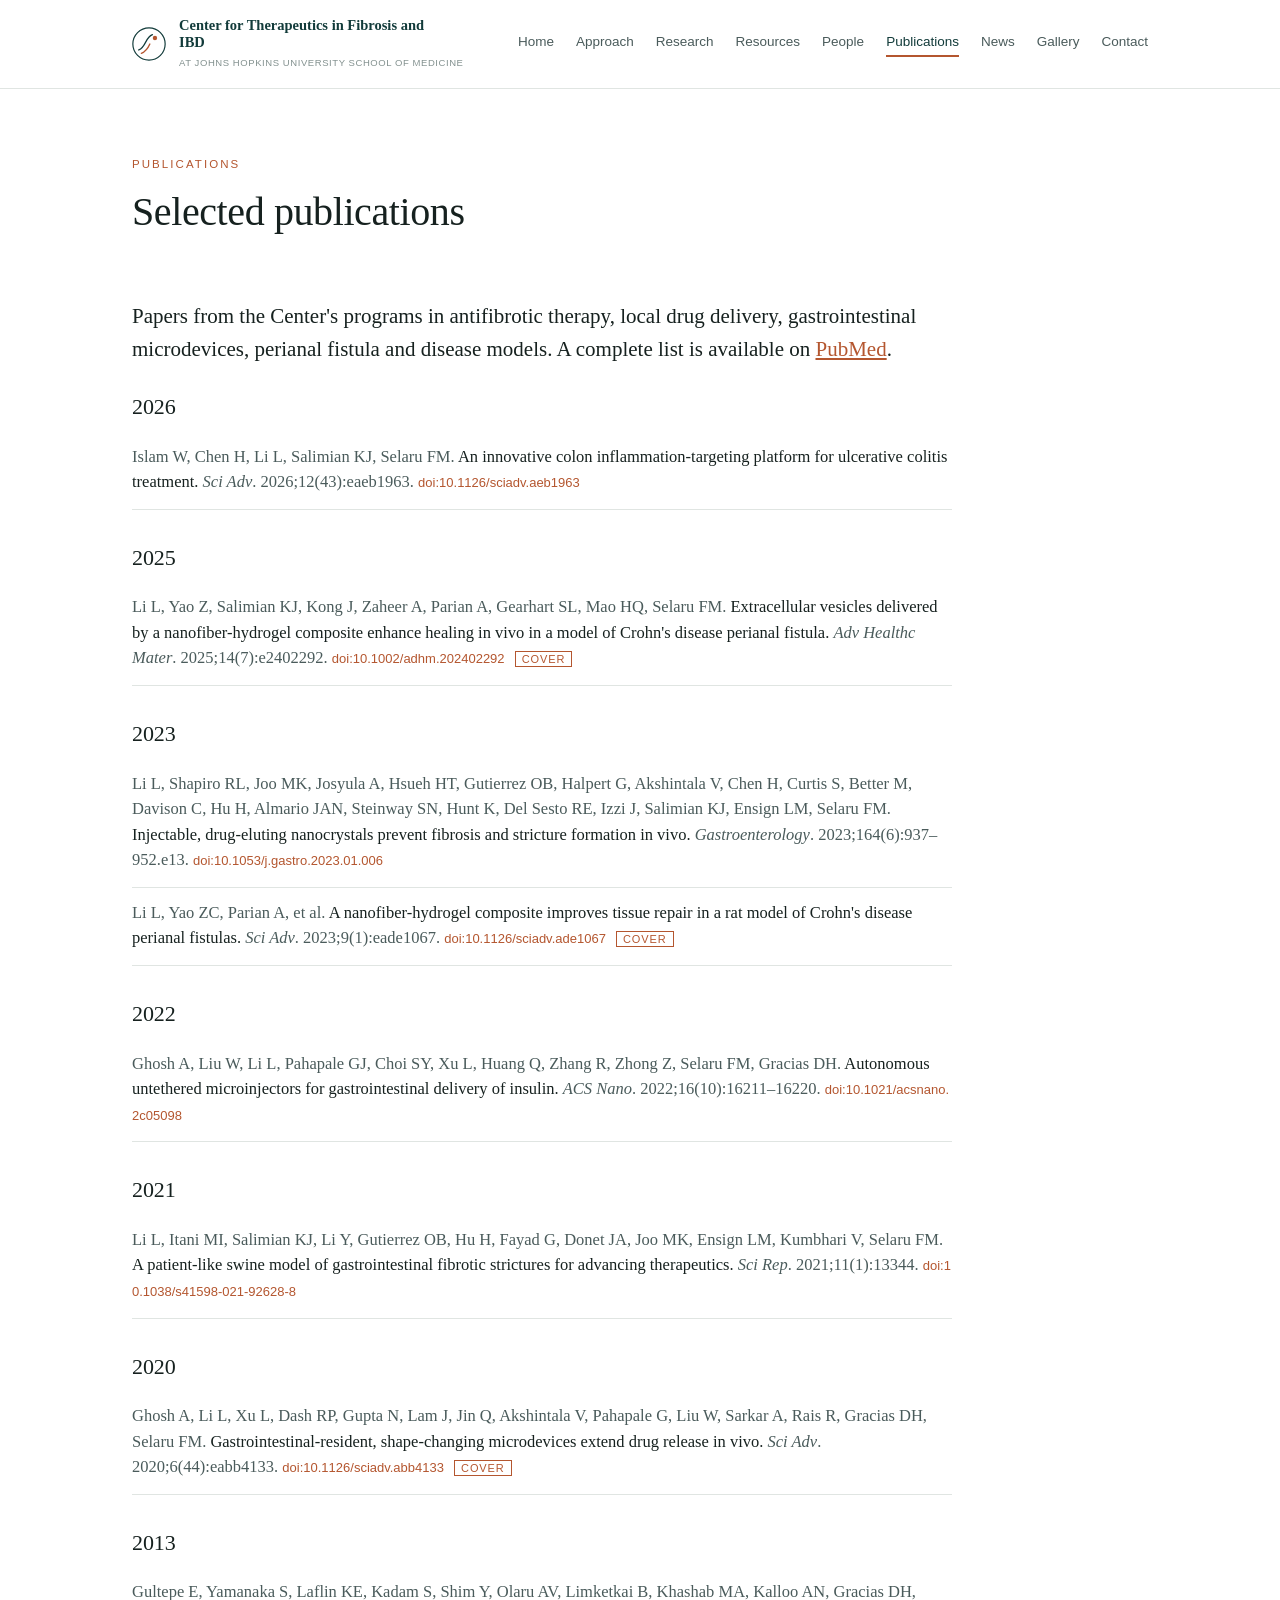
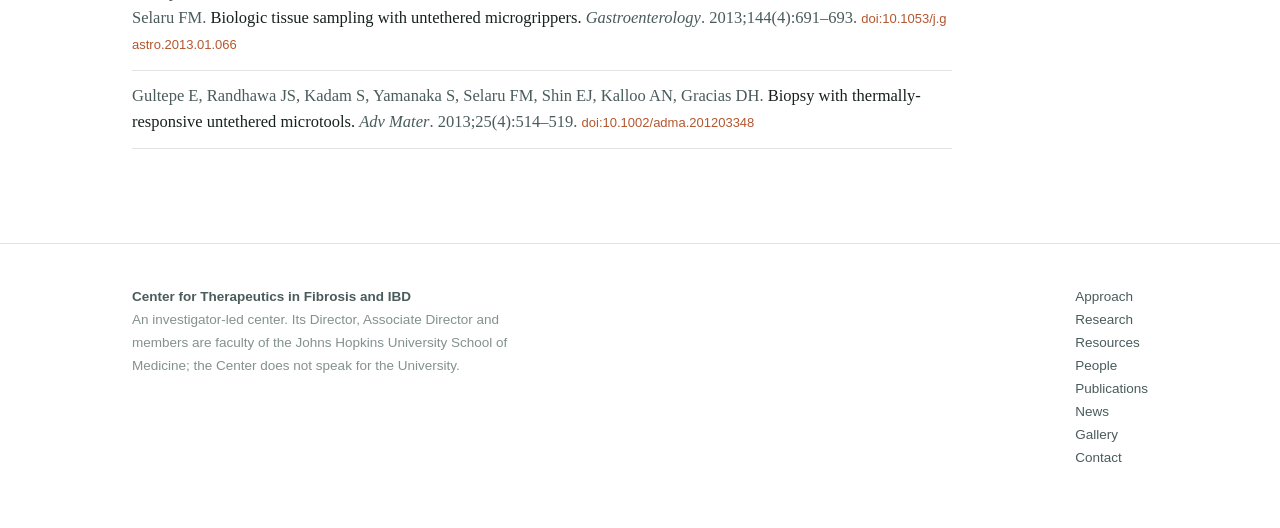
<file: publications.html>
<!DOCTYPE html>
<html lang="en">
<head>
<meta charset="utf-8">
<meta name="viewport" content="width=device-width, initial-scale=1">
<title>Publications — CTFI</title>
<meta name="description" content="Selected publications from the Center for Therapeutics in Fibrosis and IBD.">
<link rel="stylesheet" href="styles.css">
</head>
<body>

<header class="site">
  <div class="bar">
    <a class="brand" href="index.html">
      <svg class="mark" viewBox="0 0 40 40" fill="none" xmlns="http://www.w3.org/2000/svg" aria-hidden="true">
        <circle cx="20" cy="20" r="19" stroke="#123b3a" stroke-width="1.4"/>
        <path d="M8 27c4-1.5 6-5 8-9s4-7.5 8-9" stroke="#123b3a" stroke-width="1.6" stroke-linecap="round"/>
        <path d="M11 31c5-2 8-6.5 10-11" stroke="#b4562f" stroke-width="1.6" stroke-linecap="round"/>
        <circle cx="27" cy="13" r="2.6" fill="#b4562f"/>
      </svg>
      <span class="brandtext">
        <span class="name">Center for Therapeutics in Fibrosis and IBD</span>
        <span class="sub">at Johns Hopkins University School of Medicine</span>
      </span>
    </a>
    <nav class="site">
      <a href="index.html">Home</a>
      <a href="approach.html">Approach</a>
      <a href="research.html">Research</a>
      <a href="resources.html">Resources</a>
      <a href="people.html">People</a>
      <a href="publications.html" class="on">Publications</a>
      <a href="news.html">News</a>
      <a href="gallery.html">Gallery</a>
      <a href="contact.html">Contact</a>
    </nav>
  </div>
</header>

<div class="pagehead">
  <div class="wrap">
    <p class="kicker">Publications</p>
    <h1>Selected publications</h1>
  </div>
</div>

<section>
  <div class="wrap"><div class="col">
    <p class="lead">Papers from the Center's programs in antifibrotic therapy, local drug delivery, gastrointestinal microdevices, perianal fistula and disease models. A complete list is available on <a href="https://pubmed.ncbi.nlm.nih.gov/?term=Selaru+FM%5BAuthor%5D" target="_blank" rel="noopener">PubMed</a>.</p>
    <h2 class="pubyear">2026</h2>
    <ol class="pubs">
      <li><span class="pa">Islam W, Chen H, Li L, Salimian KJ, Selaru FM.</span> <span class="pt">An innovative colon inflammation-targeting platform for ulcerative colitis treatment.</span> <span class="pj"><em>Sci Adv</em>. 2026;12(43):eaeb1963.</span> <a href="https://doi.org/10.1126/sciadv.aeb1963" target="_blank" rel="noopener">doi:10.1126/sciadv.aeb1963</a></li>
    </ol>
    <h2 class="pubyear">2025</h2>
    <ol class="pubs">
      <li><span class="pa">Li L, Yao Z, Salimian KJ, Kong J, Zaheer A, Parian A, Gearhart SL, Mao HQ, Selaru FM.</span> <span class="pt">Extracellular vesicles delivered by a nanofiber-hydrogel composite enhance healing in vivo in a model of Crohn's disease perianal fistula.</span> <span class="pj"><em>Adv Healthc Mater</em>. 2025;14(7):e2402292.</span> <a href="https://doi.org/10.1002/adhm.202402292" target="_blank" rel="noopener">doi:10.1002/adhm.202402292</a> <span class="covertag">Cover</span></li>
    </ol>
    <h2 class="pubyear">2023</h2>
    <ol class="pubs">
      <li><span class="pa">Li L, Shapiro RL, Joo MK, Josyula A, Hsueh HT, Gutierrez OB, Halpert G, Akshintala V, Chen H, Curtis S, Better M, Davison C, Hu H, Almario JAN, Steinway SN, Hunt K, Del Sesto RE, Izzi J, Salimian KJ, Ensign LM, Selaru FM.</span> <span class="pt">Injectable, drug-eluting nanocrystals prevent fibrosis and stricture formation in vivo.</span> <span class="pj"><em>Gastroenterology</em>. 2023;164(6):937&ndash;952.e13.</span> <a href="https://doi.org/10.1053/j.gastro.2023.01.006" target="_blank" rel="noopener">doi:10.1053/j.gastro.2023.01.006</a></li>
      <li><span class="pa">Li L, Yao ZC, Parian A, et al.</span> <span class="pt">A nanofiber-hydrogel composite improves tissue repair in a rat model of Crohn's disease perianal fistulas.</span> <span class="pj"><em>Sci Adv</em>. 2023;9(1):eade1067.</span> <a href="https://doi.org/10.1126/sciadv.ade1067" target="_blank" rel="noopener">doi:10.1126/sciadv.ade1067</a> <span class="covertag">Cover</span></li>
    </ol>
    <h2 class="pubyear">2022</h2>
    <ol class="pubs">
      <li><span class="pa">Ghosh A, Liu W, Li L, Pahapale GJ, Choi SY, Xu L, Huang Q, Zhang R, Zhong Z, Selaru FM, Gracias DH.</span> <span class="pt">Autonomous untethered microinjectors for gastrointestinal delivery of insulin.</span> <span class="pj"><em>ACS Nano</em>. 2022;16(10):16211&ndash;16220.</span> <a href="https://doi.org/10.1021/acsnano.2c05098" target="_blank" rel="noopener">doi:10.1021/acsnano.2c05098</a></li>
    </ol>
    <h2 class="pubyear">2021</h2>
    <ol class="pubs">
      <li><span class="pa">Li L, Itani MI, Salimian KJ, Li Y, Gutierrez OB, Hu H, Fayad G, Donet JA, Joo MK, Ensign LM, Kumbhari V, Selaru FM.</span> <span class="pt">A patient-like swine model of gastrointestinal fibrotic strictures for advancing therapeutics.</span> <span class="pj"><em>Sci Rep</em>. 2021;11(1):13344.</span> <a href="https://doi.org/10.1038/s41598-021-92628-8" target="_blank" rel="noopener">doi:10.1038/s41598-021-92628-8</a></li>
    </ol>
    <h2 class="pubyear">2020</h2>
    <ol class="pubs">
      <li><span class="pa">Ghosh A, Li L, Xu L, Dash RP, Gupta N, Lam J, Jin Q, Akshintala V, Pahapale G, Liu W, Sarkar A, Rais R, Gracias DH, Selaru FM.</span> <span class="pt">Gastrointestinal-resident, shape-changing microdevices extend drug release in vivo.</span> <span class="pj"><em>Sci Adv</em>. 2020;6(44):eabb4133.</span> <a href="https://doi.org/10.1126/sciadv.abb4133" target="_blank" rel="noopener">doi:10.1126/sciadv.abb4133</a> <span class="covertag">Cover</span></li>
    </ol>
    <h2 class="pubyear">2013</h2>
    <ol class="pubs">
      <li><span class="pa">Gultepe E, Yamanaka S, Laflin KE, Kadam S, Shim Y, Olaru AV, Limketkai B, Khashab MA, Kalloo AN, Gracias DH, Selaru FM.</span> <span class="pt">Biologic tissue sampling with untethered microgrippers.</span> <span class="pj"><em>Gastroenterology</em>. 2013;144(4):691&ndash;693.</span> <a href="https://doi.org/10.1053/j.gastro.2013.01.066" target="_blank" rel="noopener">doi:10.1053/j.gastro.2013.01.066</a></li>
      <li><span class="pa">Gultepe E, Randhawa JS, Kadam S, Yamanaka S, Selaru FM, Shin EJ, Kalloo AN, Gracias DH.</span> <span class="pt">Biopsy with thermally-responsive untethered microtools.</span> <span class="pj"><em>Adv Mater</em>. 2013;25(4):514&ndash;519.</span> <a href="https://doi.org/10.1002/adma.201203348" target="_blank" rel="noopener">doi:10.1002/adma.201203348</a></li>
    </ol>
  </div></div>
</section>

<footer class="site">
  <div class="wrap">
    <div class="cols">
      <div class="disclaimer">
        <strong style="color:var(--ink-soft)">Center for Therapeutics in Fibrosis and IBD</strong><br>
        An investigator-led center. Its Director, Associate Director and members are faculty of the Johns Hopkins University School of Medicine; the Center does not speak for the University.
      </div>
      <div>
        <a href="approach.html">Approach</a><br>
        <a href="research.html">Research</a><br>
        <a href="resources.html">Resources</a><br>
        <a href="people.html">People</a><br>
        <a href="publications.html">Publications</a><br>
        <a href="news.html">News</a><br>
        <a href="gallery.html">Gallery</a><br>
        <a href="contact.html">Contact</a>
      </div>
    </div>
  </div>
</footer>

</body>
</html>
</file>
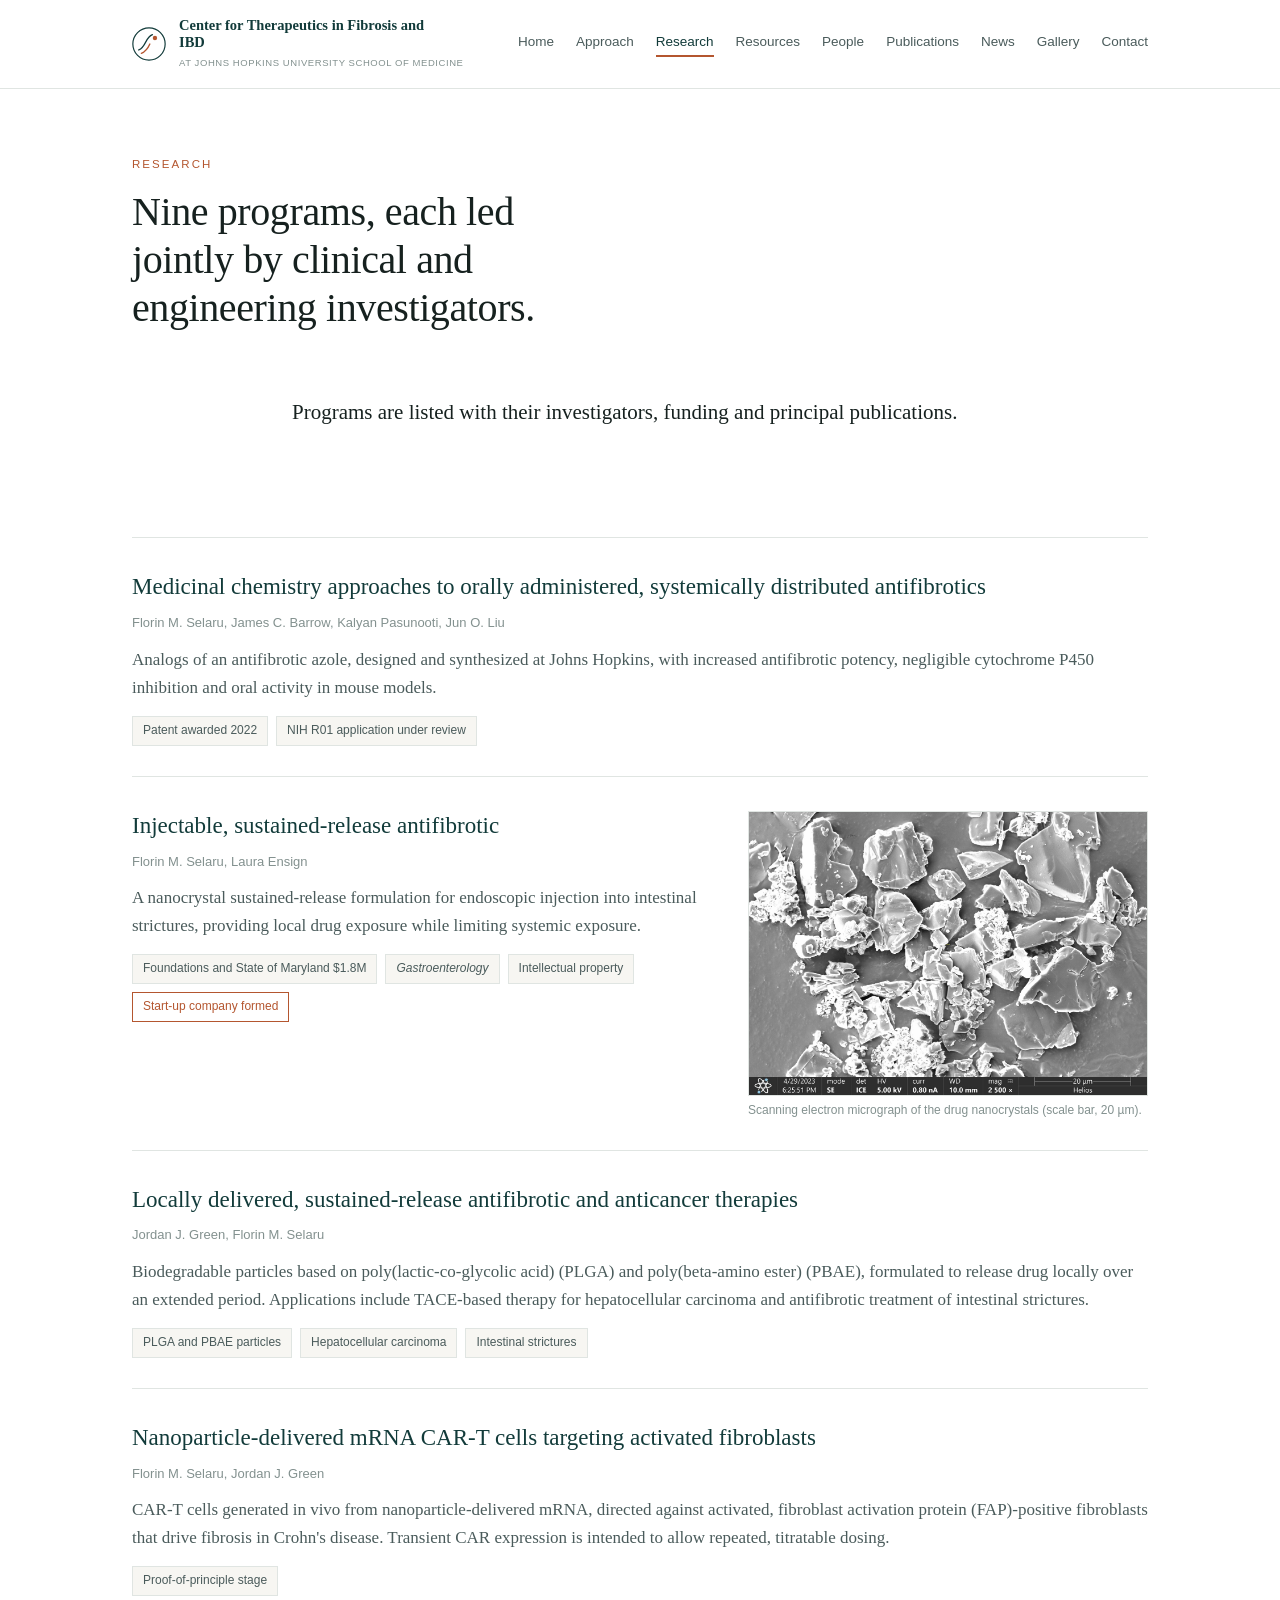
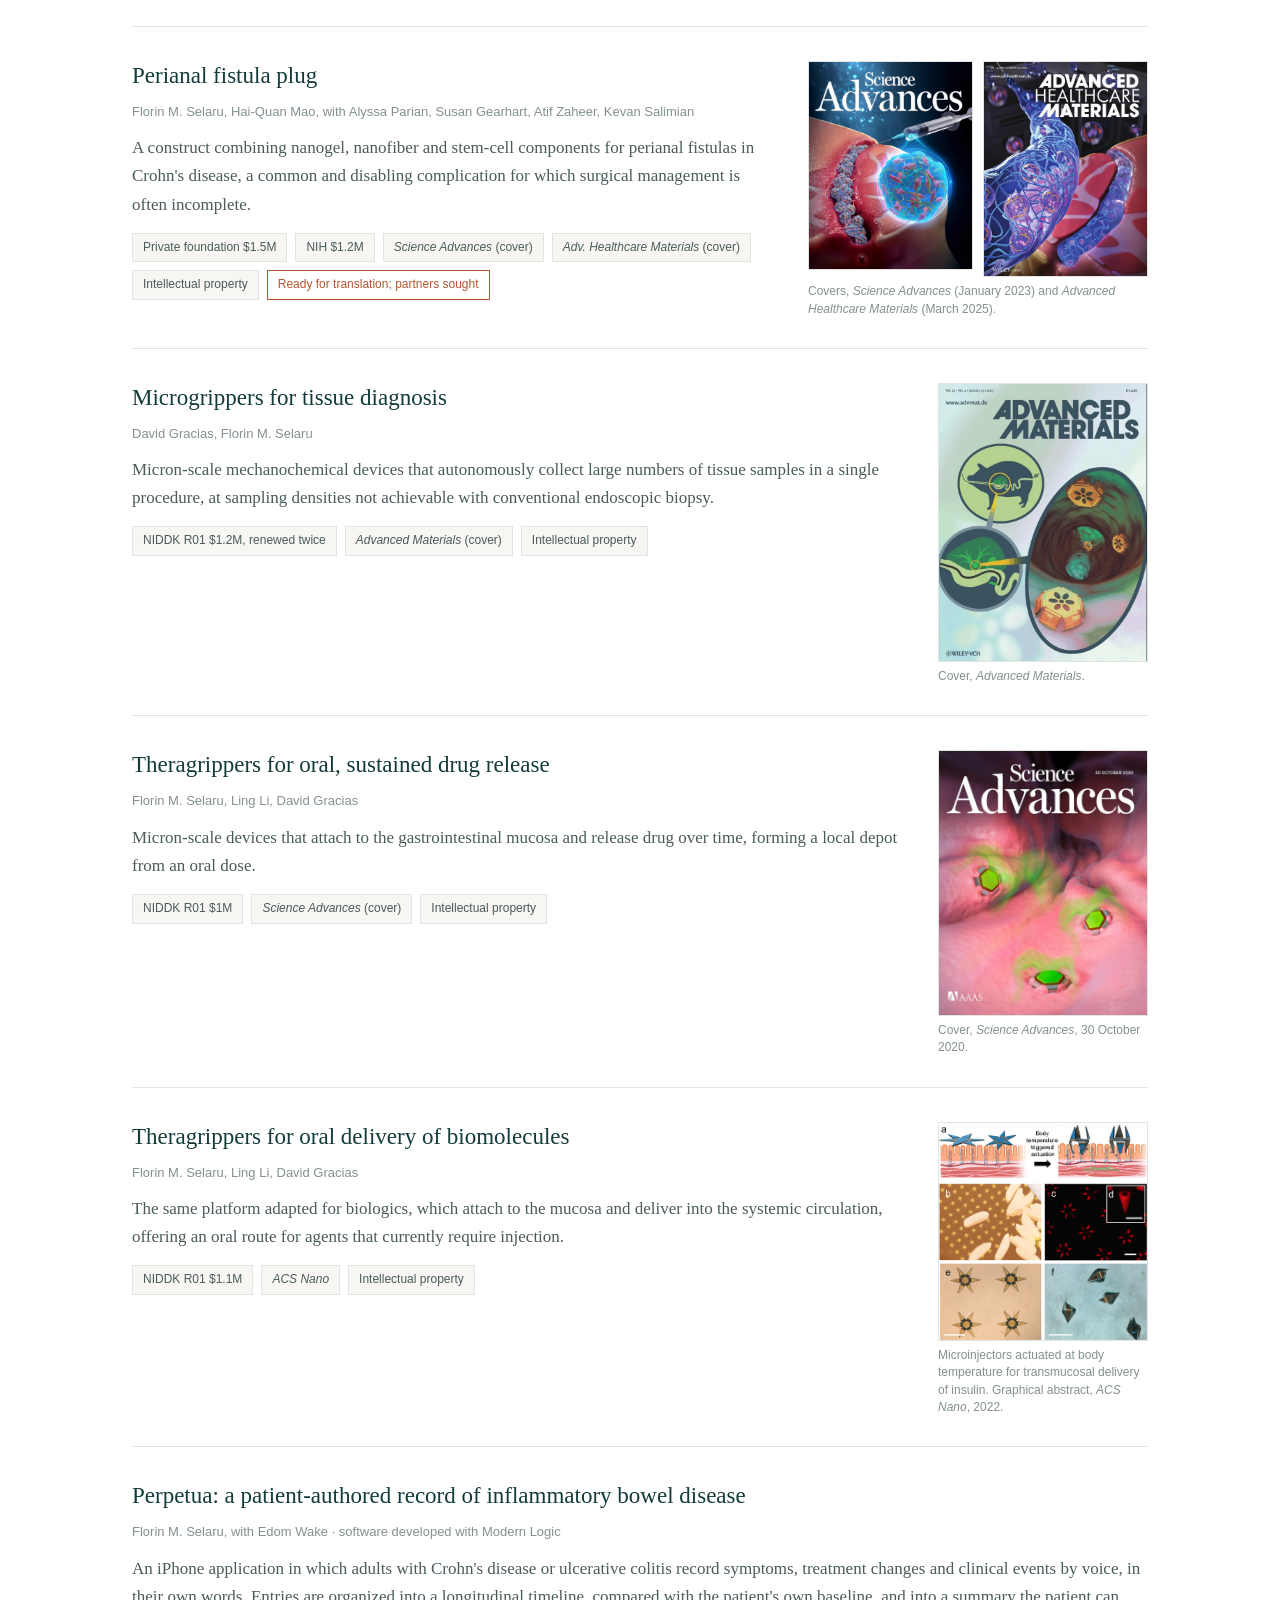
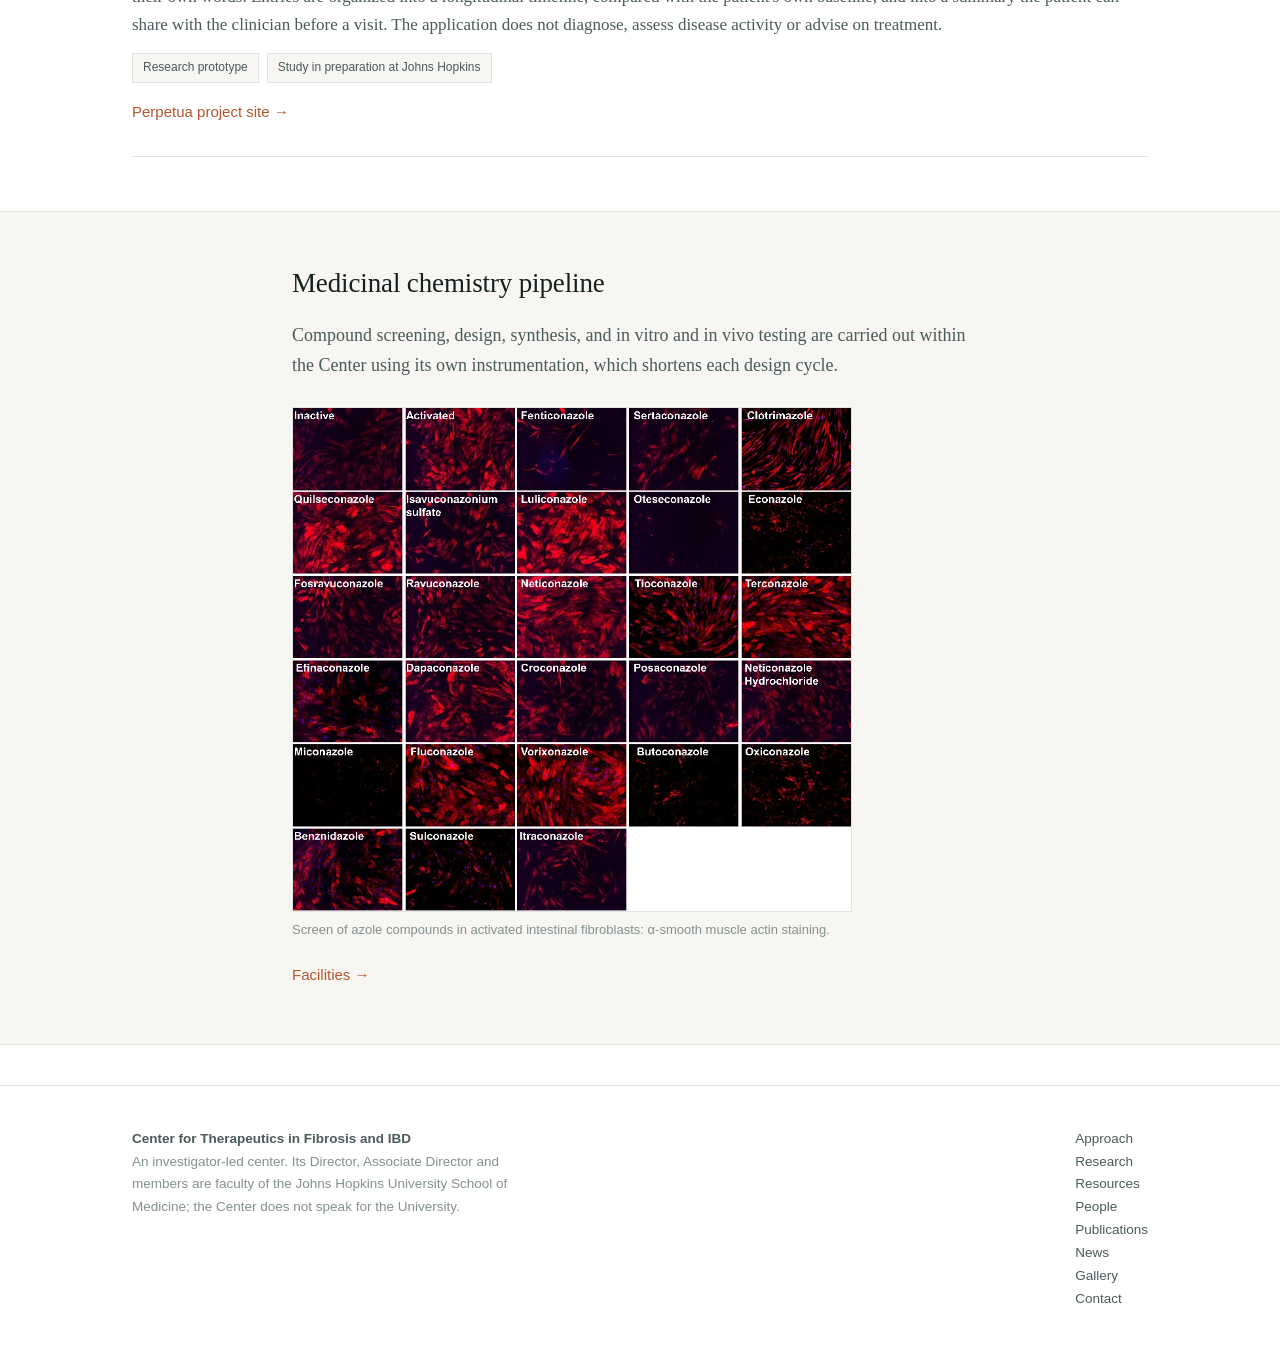
<file: research.html>
<!DOCTYPE html>
<html lang="en">
<head>
<meta charset="utf-8">
<meta name="viewport" content="width=device-width, initial-scale=1">
<title>Research — CTFI</title>
<meta name="description" content="Six therapeutic programs in intestinal fibrosis and IBD, from high-throughput screening to swine models.">
<link rel="stylesheet" href="styles.css">
</head>
<body>

<header class="site">
  <div class="bar">
    <a class="brand" href="index.html">
      <svg class="mark" viewBox="0 0 40 40" fill="none" xmlns="http://www.w3.org/2000/svg" aria-hidden="true">
        <circle cx="20" cy="20" r="19" stroke="#123b3a" stroke-width="1.4"/>
        <path d="M8 27c4-1.5 6-5 8-9s4-7.5 8-9" stroke="#123b3a" stroke-width="1.6" stroke-linecap="round"/>
        <path d="M11 31c5-2 8-6.5 10-11" stroke="#b4562f" stroke-width="1.6" stroke-linecap="round"/>
        <circle cx="27" cy="13" r="2.6" fill="#b4562f"/>
      </svg>
      <span class="brandtext">
        <span class="name">Center for Therapeutics in Fibrosis and IBD</span>
        <span class="sub">at Johns Hopkins University School of Medicine</span>
      </span>
    </a>
    <nav class="site">
      <a href="index.html">Home</a>
      <a href="approach.html">Approach</a>
      <a href="research.html" class="on">Research</a>
      <a href="resources.html">Resources</a>
      <a href="people.html">People</a>
      <a href="publications.html">Publications</a>
      <a href="news.html">News</a>
      <a href="gallery.html">Gallery</a>
      <a href="contact.html">Contact</a>
    </nav>
  </div>
</header>

<div class="pagehead">
  <div class="wrap">
    <p class="kicker">Research</p>
    <h1>Nine programs, each led jointly by clinical and engineering investigators.</h1>
  </div>
</div>

<section>
  <div class="wrap narrow">
    <p class="lead">Programs are listed with their investigators, funding and principal publications.</p>
  </div>
</section>

<section>
  <div class="wrap">
    <div class="programs">

      <div class="program" id="medchem">
        <h4>Medicinal chemistry approaches to orally administered, systemically distributed antifibrotics</h4>
        <p class="who">Florin M. Selaru, James C. Barrow, Kalyan Pasunooti, Jun O. Liu</p>
        <p class="d">Analogs of an antifibrotic azole, designed and synthesized at Johns Hopkins, with increased antifibrotic potency, negligible cytochrome P450 inhibition and oral activity in mouse models.</p>
        <ul class="meta">
          <li>Patent awarded 2022</li>
          <li>NIH R01 application under review</li>
        </ul>
      </div>

      <div class="program has-img big">
        <div class="ptext">
        <h4>Injectable, sustained-release antifibrotic</h4>
        <p class="who">Florin M. Selaru, Laura Ensign</p>
        <p class="d">A nanocrystal sustained-release formulation for endoscopic injection into intestinal strictures, providing local drug exposure while limiting systemic exposure.</p>
        <ul class="meta">
          <li>Foundations and State of Maryland $1.8M</li>
          <li><em>Gastroenterology</em></li>
          <li>Intellectual property</li>
          <li class="hot">Start-up company formed</li>
        </ul>
        </div>
        <figure class="pimg"><a href="Pictures/program-sem-nanocrystals.jpg" target="_blank" rel="noopener"><img src="Pictures/program-sem-nanocrystals.jpg" alt="Scanning electron micrograph of the drug nanocrystals (scale bar, 20 &micro;m)" loading="lazy"></a><figcaption>Scanning electron micrograph of the drug nanocrystals (scale bar, 20 &micro;m).</figcaption></figure>
      </div>

      <div class="program">
        <h4>Locally delivered, sustained-release antifibrotic and anticancer therapies</h4>
        <p class="who">Jordan J. Green, Florin M. Selaru</p>
        <p class="d">Biodegradable particles based on poly(lactic-co-glycolic acid) (PLGA) and poly(beta-amino ester) (PBAE), formulated to release drug locally over an extended period. Applications include TACE-based therapy for hepatocellular carcinoma and antifibrotic treatment of intestinal strictures.</p>
        <ul class="meta">
          <li>PLGA and PBAE particles</li>
          <li>Hepatocellular carcinoma</li>
          <li>Intestinal strictures</li>
        </ul>
      </div>

      <div class="program">
        <h4>Nanoparticle-delivered mRNA CAR-T cells targeting activated fibroblasts</h4>
        <p class="who">Florin M. Selaru, Jordan J. Green</p>
        <p class="d">CAR-T cells generated in vivo from nanoparticle-delivered mRNA, directed against activated, fibroblast activation protein (FAP)-positive fibroblasts that drive fibrosis in Crohn's disease. Transient CAR expression is intended to allow repeated, titratable dosing.</p>
        <ul class="meta">
          <li>Proof-of-principle stage</li>
        </ul>
      </div>

      <div class="program has-img covers2">
        <div class="ptext">
        <h4>Perianal fistula plug</h4>
        <p class="who">Florin M. Selaru, Hai-Quan Mao, with Alyssa Parian, Susan Gearhart, Atif Zaheer, Kevan Salimian</p>
        <p class="d">A construct combining nanogel, nanofiber and stem-cell components for perianal fistulas in Crohn's disease, a common and disabling complication for which surgical management is often incomplete.</p>
        <ul class="meta">
          <li>Private foundation $1.5M</li>
          <li>NIH $1.2M</li>
          <li><em>Science Advances</em> (cover)</li>
          <li><em>Adv. Healthcare Materials</em> (cover)</li>
          <li>Intellectual property</li>
          <li class="hot">Ready for translation; partners sought</li>
        </ul>
        </div>
        <figure class="pimg"><div class="pair"><a href="Pictures/program-fistula-cover-sciadv-2022.jpg" target="_blank" rel="noopener"><img src="Pictures/program-fistula-cover-sciadv-2022.jpg" alt="Cover, Science Advances, January 2023" loading="lazy"></a><a href="Pictures/program-fistula-plug-cover.jpg" target="_blank" rel="noopener"><img src="Pictures/program-fistula-plug-cover.jpg" alt="Cover, Advanced Healthcare Materials, March 2025" loading="lazy"></a></div><figcaption>Covers, <em>Science Advances</em> (January 2023) and <em>Advanced Healthcare Materials</em> (March 2025).</figcaption></figure>
      </div>

      <div class="program has-img">
        <div class="ptext">
        <h4>Microgrippers for tissue diagnosis</h4>
        <p class="who">David Gracias, Florin M. Selaru</p>
        <p class="d">Micron-scale mechanochemical devices that autonomously collect large numbers of tissue samples in a single procedure, at sampling densities not achievable with conventional endoscopic biopsy.</p>
        <ul class="meta">
          <li>NIDDK R01 $1.2M, renewed twice</li>
          <li><em>Advanced Materials</em> (cover)</li>
          <li>Intellectual property</li>
        </ul>
        </div>
        <figure class="pimg"><a href="Pictures/program-microgrippers-cover.jpg" target="_blank" rel="noopener"><img src="Pictures/program-microgrippers-cover.jpg" alt="Cover, Advanced Materials" loading="lazy"></a><figcaption>Cover, <em>Advanced Materials</em>.</figcaption></figure>
      </div>

      <div class="program has-img">
        <div class="ptext">
        <h4>Theragrippers for oral, sustained drug release</h4>
        <p class="who">Florin M. Selaru, Ling Li, David Gracias</p>
        <p class="d">Micron-scale devices that attach to the gastrointestinal mucosa and release drug over time, forming a local depot from an oral dose.</p>
        <ul class="meta">
          <li>NIDDK R01 $1M</li>
          <li><em>Science Advances</em> (cover)</li>
          <li>Intellectual property</li>
        </ul>
        </div>
        <figure class="pimg"><a href="Pictures/program-theragrippers.jpg" target="_blank" rel="noopener"><img src="Pictures/program-theragrippers.jpg" alt="Cover, Science Advances, 30 October 2020" loading="lazy"></a><figcaption>Cover, <em>Science Advances</em>, 30 October 2020.</figcaption></figure>
      </div>

      <div class="program has-img">
        <div class="ptext">
        <h4>Theragrippers for oral delivery of biomolecules</h4>
        <p class="who">Florin M. Selaru, Ling Li, David Gracias</p>
        <p class="d">The same platform adapted for biologics, which attach to the mucosa and deliver into the systemic circulation, offering an oral route for agents that currently require injection.</p>
        <ul class="meta">
          <li>NIDDK R01 $1.1M</li>
          <li><em>ACS Nano</em></li>
          <li>Intellectual property</li>
        </ul>
        </div>
        <figure class="pimg"><a href="Pictures/program-microinjectors-acsnano.jpg" target="_blank" rel="noopener"><img src="Pictures/program-microinjectors-acsnano.jpg" alt="Graphical abstract, ACS Nano, 2022: microinjectors actuated at body temperature on the intestinal mucosa" loading="lazy"></a><figcaption>Microinjectors actuated at body temperature for transmucosal delivery of insulin. Graphical abstract, <em>ACS Nano</em>, 2022.</figcaption></figure>
      </div>

      <div class="program">
        <h4>Perpetua: a patient-authored record of inflammatory bowel disease</h4>
        <p class="who">Florin M. Selaru, with Edom Wake &middot; software developed with Modern Logic</p>
        <p class="d">An iPhone application in which adults with Crohn's disease or ulcerative colitis record symptoms, treatment changes and clinical events by voice, in their own words. Entries are organized into a longitudinal timeline, compared with the patient's own baseline, and into a summary the patient can share with the clinician before a visit. The application does not diagnose, assess disease activity or advise on treatment.</p>
        <ul class="meta">
          <li>Research prototype</li>
          <li>Study in preparation at Johns Hopkins</li>
        </ul>
        <p style="margin-top:14px"><a class="more" href="https://florin-m-selaru.github.io/perpetua-site/" target="_blank" rel="noopener">Perpetua project site &rarr;</a></p>
      </div>

    </div>
  </div>
</section>

<section class="warm">
  <div class="wrap narrow">
    <h2>Medicinal chemistry pipeline</h2>
    <p class="muted">Compound screening, design, synthesis, and in vitro and in vivo testing are carried out within the Center using its own instrumentation, which shortens each design cycle.</p>
    <figure class="figs-single compact">
      <a href="Pictures/medchem-screen.jpg" target="_blank" rel="noopener"><img src="Pictures/medchem-screen.jpg" alt="Screen of azole compounds for antifibrotic activity" loading="lazy"></a>
      <figcaption>Screen of azole compounds in activated intestinal fibroblasts: &alpha;-smooth muscle actin staining.</figcaption>
    </figure>
    <p style="margin-top:20px"><a class="more" href="resources.html">Facilities &rarr;</a></p>
  </div>
</section>

<footer class="site">
  <div class="wrap">
    <div class="cols">
      <div class="disclaimer">
        <strong style="color:var(--ink-soft)">Center for Therapeutics in Fibrosis and IBD</strong><br>
        An investigator-led center. Its Director, Associate Director and members are faculty of the Johns Hopkins University School of Medicine; the Center does not speak for the University.
      </div>
      <div>
        <a href="approach.html">Approach</a><br>
        <a href="research.html">Research</a><br>
        <a href="resources.html">Resources</a><br>
        <a href="people.html">People</a><br>
        <a href="publications.html">Publications</a><br>
        <a href="news.html">News</a><br>
        <a href="gallery.html">Gallery</a><br>
        <a href="contact.html">Contact</a>
      </div>
    </div>
  </div>
</footer>

</body>
</html>
</file>
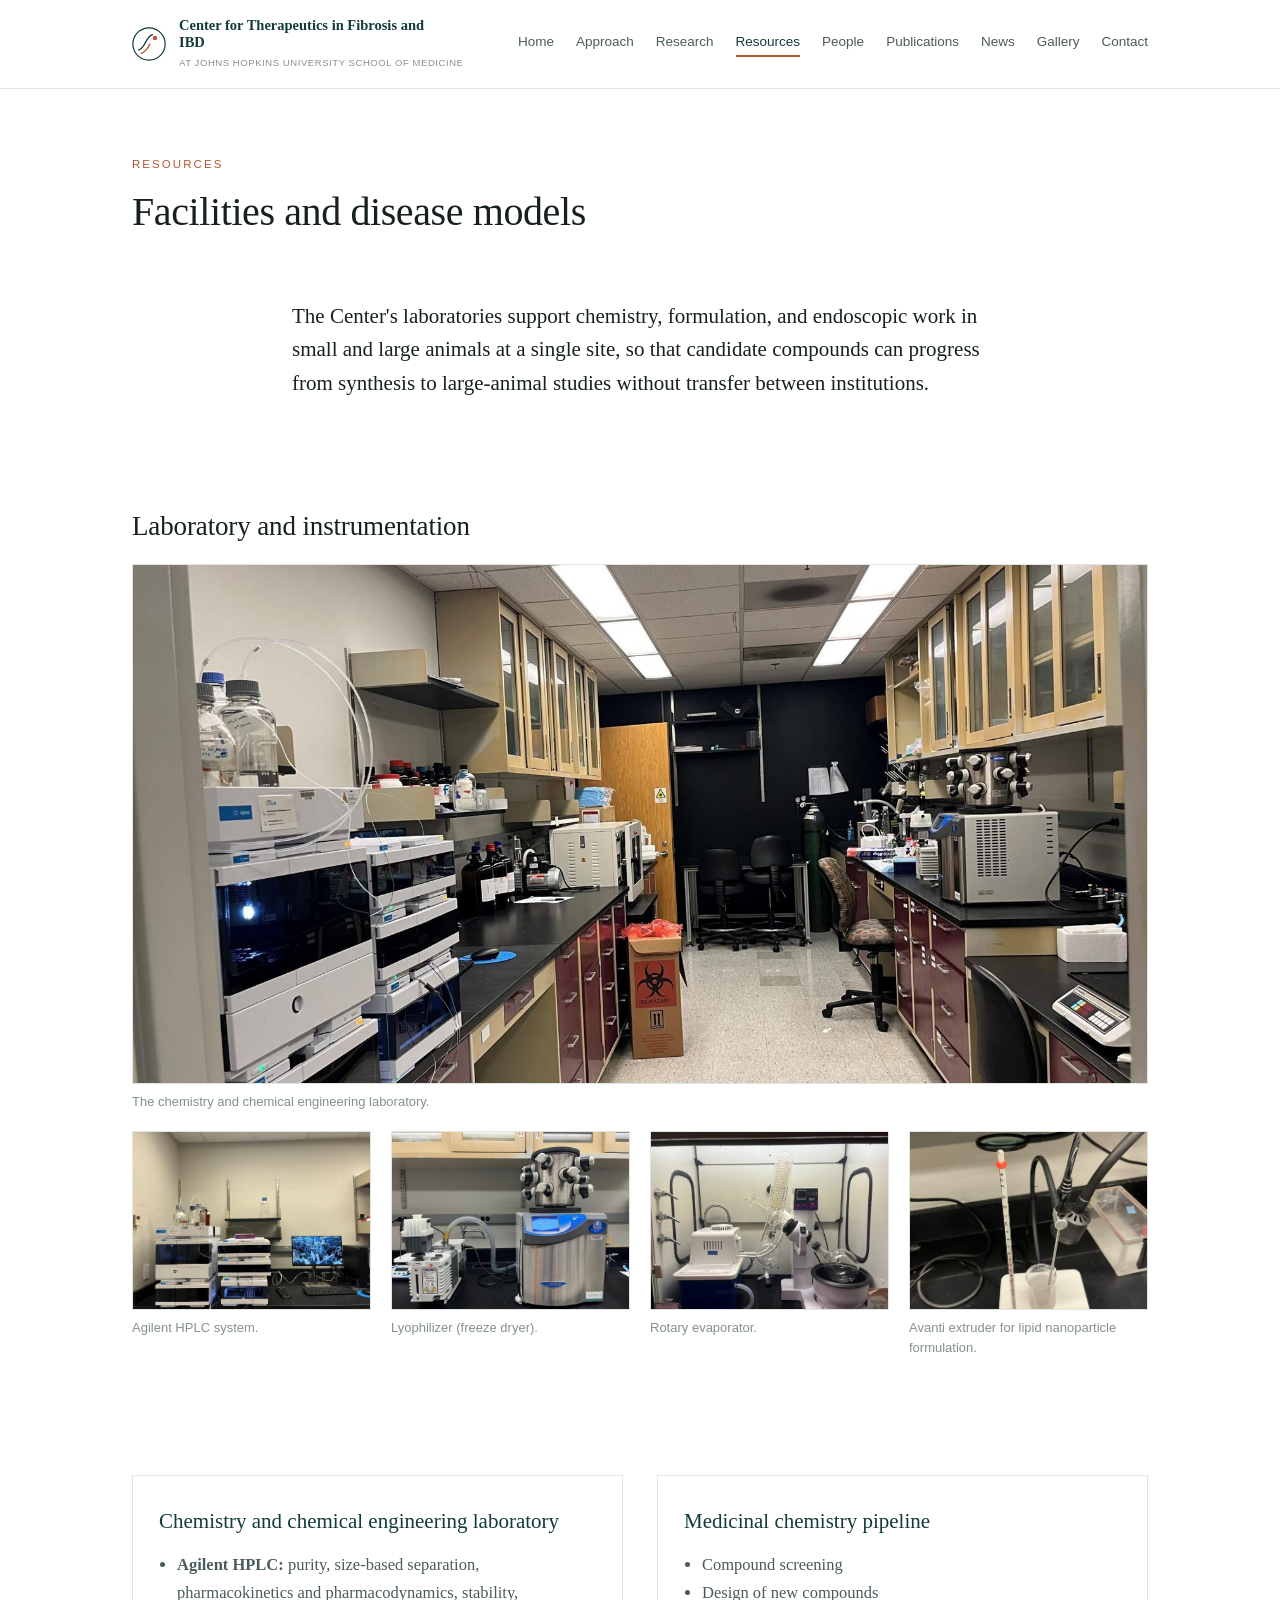
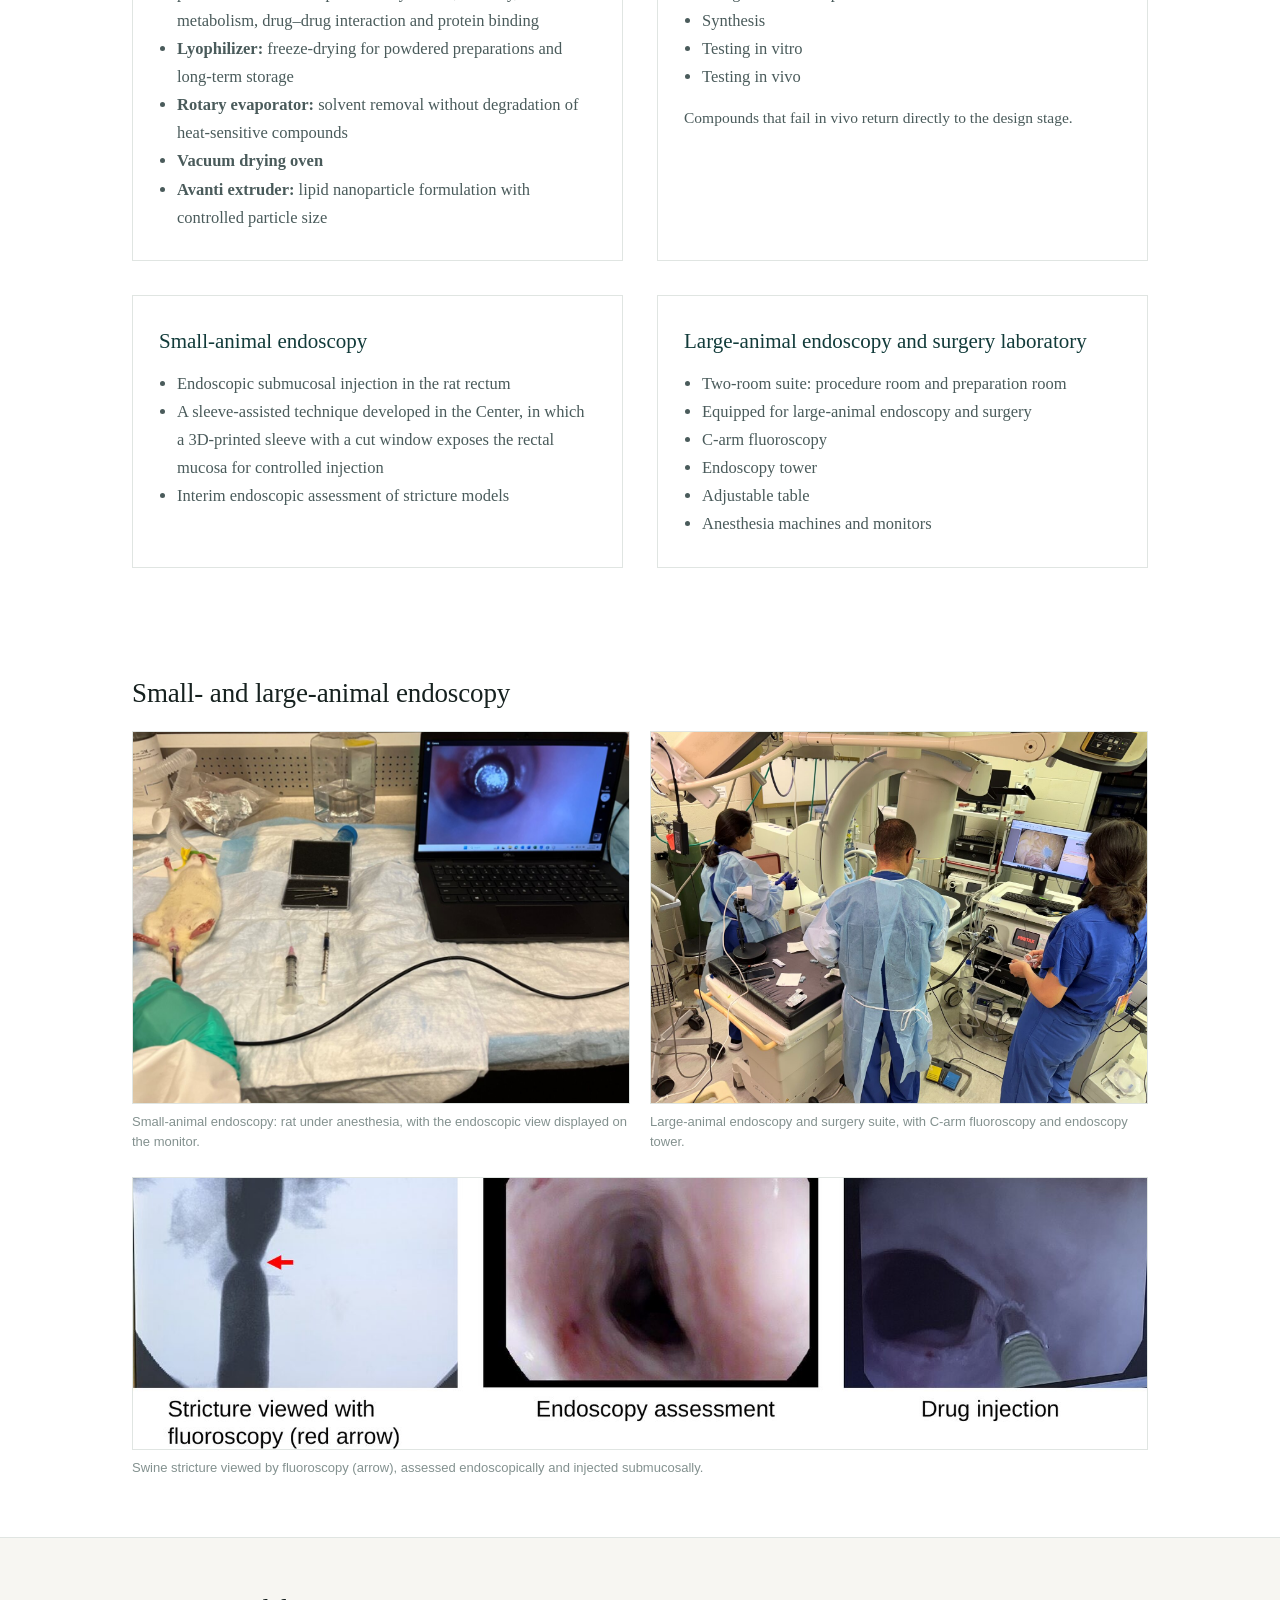
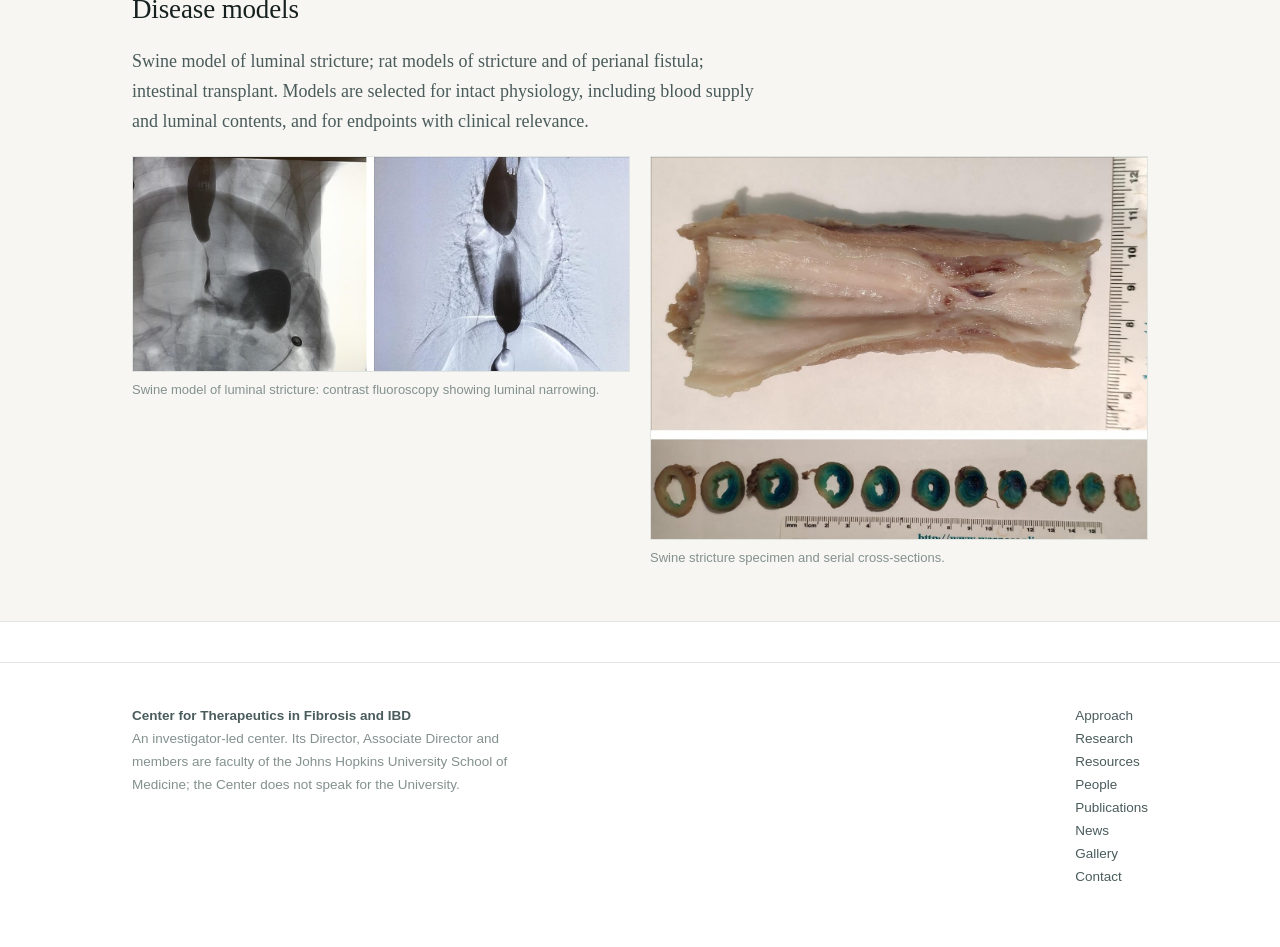
<file: resources.html>
<!DOCTYPE html>
<html lang="en">
<head>
<meta charset="utf-8">
<meta name="viewport" content="width=device-width, initial-scale=1">
<title>Resources — CTFI</title>
<meta name="description" content="Chemistry and chemical engineering laboratory, small-animal endoscopy, and a large-animal endoscopy and surgery suite.">
<link rel="stylesheet" href="styles.css">
</head>
<body>

<header class="site">
  <div class="bar">
    <a class="brand" href="index.html">
      <svg class="mark" viewBox="0 0 40 40" fill="none" xmlns="http://www.w3.org/2000/svg" aria-hidden="true">
        <circle cx="20" cy="20" r="19" stroke="#123b3a" stroke-width="1.4"/>
        <path d="M8 27c4-1.5 6-5 8-9s4-7.5 8-9" stroke="#123b3a" stroke-width="1.6" stroke-linecap="round"/>
        <path d="M11 31c5-2 8-6.5 10-11" stroke="#b4562f" stroke-width="1.6" stroke-linecap="round"/>
        <circle cx="27" cy="13" r="2.6" fill="#b4562f"/>
      </svg>
      <span class="brandtext">
        <span class="name">Center for Therapeutics in Fibrosis and IBD</span>
        <span class="sub">at Johns Hopkins University School of Medicine</span>
      </span>
    </a>
    <nav class="site">
      <a href="index.html">Home</a>
      <a href="approach.html">Approach</a>
      <a href="research.html">Research</a>
      <a href="resources.html" class="on">Resources</a>
      <a href="people.html">People</a>
      <a href="publications.html">Publications</a>
      <a href="news.html">News</a>
      <a href="gallery.html">Gallery</a>
      <a href="contact.html">Contact</a>
    </nav>
  </div>
</header>

<div class="pagehead">
  <div class="wrap">
    <p class="kicker">Resources</p>
    <h1>Facilities and disease models</h1>
  </div>
</div>

<section>
  <div class="wrap narrow">
    <p class="lead">The Center's laboratories support chemistry, formulation, and endoscopic work in small and large animals at a single site, so that candidate compounds can progress from synthesis to large-animal studies without transfer between institutions.</p>
  </div>
</section>

<section>
  <div class="wrap">
    <h2>Laboratory and instrumentation</h2>
    <div class="figs one">
        <figure>
          <a href="Pictures/facility-chem-lab.jpg" target="_blank" rel="noopener"><img src="Pictures/facility-chem-lab.jpg" alt="The chemistry and chemical engineering laboratory" loading="lazy"></a>
          <figcaption>The chemistry and chemical engineering laboratory.</figcaption>
        </figure>
    </div>
    <div class="figs four">
        <figure>
          <a href="Pictures/facility-hplc.jpg" target="_blank" rel="noopener"><img src="Pictures/facility-hplc.jpg" alt="Agilent HPLC system" loading="lazy"></a>
          <figcaption>Agilent HPLC system.</figcaption>
        </figure>
        <figure>
          <a href="Pictures/facility-lyophilizer.jpg" target="_blank" rel="noopener"><img src="Pictures/facility-lyophilizer.jpg" alt="Lyophilizer (freeze dryer)" loading="lazy"></a>
          <figcaption>Lyophilizer (freeze dryer).</figcaption>
        </figure>
        <figure>
          <a href="Pictures/facility-rotary-evaporator.jpg" target="_blank" rel="noopener"><img src="Pictures/facility-rotary-evaporator.jpg" alt="Rotary evaporator" loading="lazy"></a>
          <figcaption>Rotary evaporator.</figcaption>
        </figure>
        <figure>
          <a href="Pictures/facility-extruder.jpg" target="_blank" rel="noopener"><img src="Pictures/facility-extruder.jpg" alt="Avanti extruder for lipid nanoparticle formulation" loading="lazy"></a>
          <figcaption>Avanti extruder for lipid nanoparticle formulation.</figcaption>
        </figure>
    </div>
  </div>
</section>

<section>
  <div class="wrap">
    <div class="res">

      <div class="box">
        <h4>Chemistry and chemical engineering laboratory</h4>
        <ul>
          <li><strong>Agilent HPLC:</strong> purity, size-based separation, pharmacokinetics and pharmacodynamics, stability, metabolism, drug&ndash;drug interaction and protein binding</li>
          <li><strong>Lyophilizer:</strong> freeze-drying for powdered preparations and long-term storage</li>
          <li><strong>Rotary evaporator:</strong> solvent removal without degradation of heat-sensitive compounds</li>
          <li><strong>Vacuum drying oven</strong></li>
          <li><strong>Avanti extruder:</strong> lipid nanoparticle formulation with controlled particle size</li>
        </ul>
      </div>

      <div class="box">
        <h4>Medicinal chemistry pipeline</h4>
        <ul>
          <li>Compound screening</li>
          <li>Design of new compounds</li>
          <li>Synthesis</li>
          <li>Testing in vitro</li>
          <li>Testing in vivo</li>
        </ul>
        <p class="muted" style="font-size:15.5px; margin-top:14px">Compounds that fail in vivo return directly to the design stage.</p>
      </div>

      <div class="box">
        <h4>Small-animal endoscopy</h4>
        <ul>
          <li>Endoscopic submucosal injection in the rat rectum</li>
          <li>A sleeve-assisted technique developed in the Center, in which a 3D-printed sleeve with a cut window exposes the rectal mucosa for controlled injection</li>
          <li>Interim endoscopic assessment of stricture models</li>
        </ul>
      </div>

      <div class="box">
        <h4>Large-animal endoscopy and surgery laboratory</h4>
        <ul>
          <li>Two-room suite: procedure room and preparation room</li>
          <li>Equipped for large-animal endoscopy and surgery</li>
          <li>C-arm fluoroscopy</li>
          <li>Endoscopy tower</li>
          <li>Adjustable table</li>
          <li>Anesthesia machines and monitors</li>
        </ul>
      </div>

    </div>
  </div>
</section>

<section>
  <div class="wrap">
    <h2>Small- and large-animal endoscopy</h2>
    <div class="figs two even">
        <figure>
          <a href="Pictures/model-rat-endoscopy.jpg" target="_blank" rel="noopener"><img src="Pictures/model-rat-endoscopy.jpg" alt="Small-animal endoscopy: rat under anesthesia, with the endoscopic view displayed on the monitor" loading="lazy"></a>
          <figcaption>Small-animal endoscopy: rat under anesthesia, with the endoscopic view displayed on the monitor.</figcaption>
        </figure>
        <figure>
          <a href="Pictures/facility-large-animal-suite.jpg" target="_blank" rel="noopener"><img src="Pictures/facility-large-animal-suite.jpg" alt="Large-animal endoscopy and surgery suite, with C-arm fluoroscopy and endoscopy tower" loading="lazy"></a>
          <figcaption>Large-animal endoscopy and surgery suite, with C-arm fluoroscopy and endoscopy tower.</figcaption>
        </figure>
    </div>
    <figure class="figs-single">
      <a href="Pictures/model-swine-endoscopy-injection.jpg" target="_blank" rel="noopener"><img src="Pictures/model-swine-endoscopy-injection.jpg" alt="Swine stricture viewed by fluoroscopy (arrow), assessed endoscopically and injected submucosally" loading="lazy"></a>
      <figcaption>Swine stricture viewed by fluoroscopy (arrow), assessed endoscopically and injected submucosally.</figcaption>
    </figure>
  </div>
</section>


<section class="warm">
  <div class="wrap">
    <h2>Disease models</h2>
    <p class="muted" style="max-width:70ch">Swine model of luminal stricture; rat models of stricture and of perianal fistula; intestinal transplant. Models are selected for intact physiology, including blood supply and luminal contents, and for endpoints with clinical relevance.</p>
    <div class="figs two">
        <figure>
          <a href="Pictures/model-swine-fluoroscopy.jpg" target="_blank" rel="noopener"><img src="Pictures/model-swine-fluoroscopy.jpg" alt="Swine model of luminal stricture: contrast fluoroscopy showing luminal narrowing" loading="lazy"></a>
          <figcaption>Swine model of luminal stricture: contrast fluoroscopy showing luminal narrowing.</figcaption>
        </figure>
        <figure>
          <a href="Pictures/model-swine-specimen.jpg" target="_blank" rel="noopener"><img src="Pictures/model-swine-specimen.jpg" alt="Swine stricture specimen and serial cross-sections" loading="lazy"></a>
          <figcaption>Swine stricture specimen and serial cross-sections.</figcaption>
        </figure>
    </div>
  </div>
</section>

<footer class="site">
  <div class="wrap">
    <div class="cols">
      <div class="disclaimer">
        <strong style="color:var(--ink-soft)">Center for Therapeutics in Fibrosis and IBD</strong><br>
        An investigator-led center. Its Director, Associate Director and members are faculty of the Johns Hopkins University School of Medicine; the Center does not speak for the University.
      </div>
      <div>
        <a href="approach.html">Approach</a><br>
        <a href="research.html">Research</a><br>
        <a href="resources.html">Resources</a><br>
        <a href="people.html">People</a><br>
        <a href="publications.html">Publications</a><br>
        <a href="news.html">News</a><br>
        <a href="gallery.html">Gallery</a><br>
        <a href="contact.html">Contact</a>
      </div>
    </div>
  </div>
</footer>

</body>
</html>
</file>
<file: styles.css>
/* CTFI — Center for Therapeutics in Fibrosis and IBD
   fibrosistherapeutics.org

   BRANDING RULE: no Johns Hopkins shield, wordmark, logotype, or heritage blue
   (#002D72). Original identity only. Affiliation is stated as a fact about
   people, never as institutional endorsement. */

:root {
  --ink:        #16211f;
  --ink-soft:   #4a5b5b;
  --ink-faint:  #83918f;
  --rule:       #e0e5e2;
  --paper:      #ffffff;
  --paper-warm: #f7f6f2;
  --deep:       #123b3a;
  --accent:     #b4562f;
  --serif:      "Iowan Old Style", "Palatino Linotype", Palatino, Georgia, "Times New Roman", serif;
  --sans:       -apple-system, BlinkMacSystemFont, "Segoe UI", Helvetica, Arial, sans-serif;
  --wrap:       1080px;
}

* { box-sizing: border-box; }
html { scroll-behavior: smooth; }

body {
  margin: 0;
  background: var(--paper);
  color: var(--ink);
  font-family: var(--serif);
  font-size: 18px;
  line-height: 1.65;
  -webkit-font-smoothing: antialiased;
}

.wrap   { max-width: var(--wrap); margin: 0 auto; padding: 0 32px; }
.narrow { max-width: 760px; }

/* ---------- header ---------- */

header.site { border-bottom: 1px solid var(--rule); background: var(--paper); position: sticky; top: 0; z-index: 10; }

.bar {
  display: flex; align-items: center; justify-content: space-between;
  gap: 24px; padding: 17px 32px; max-width: var(--wrap); margin: 0 auto;
}

.brand { display: flex; align-items: center; gap: 13px; text-decoration: none; }
.brand .mark { width: 34px; height: 34px; flex: 0 0 34px; }
.brand .name { font-family: var(--sans); font-weight: 700; font-size: 15px; letter-spacing: 0.14em; color: var(--deep); }
.brand .sub  { display: block; font-family: var(--sans); font-weight: 400; font-size: 10.5px;
               letter-spacing: 0.07em; text-transform: uppercase; color: var(--ink-faint); margin-top: 2px; }

nav.site { display: flex; gap: 22px; }
nav.site a { font-family: var(--sans); font-size: 13.5px; color: var(--ink-soft); text-decoration: none;
             padding-bottom: 2px; border-bottom: 2px solid transparent; }
nav.site a:hover { color: var(--deep); }
nav.site a.on { color: var(--deep); border-bottom-color: var(--accent); }

/* ---------- hero ---------- */

.hero { background: var(--deep); color: #eef3f1; padding: 88px 0 78px; }
.hero .kicker { font-family: var(--sans); font-size: 11.5px; letter-spacing: 0.18em; text-transform: uppercase;
                color: #7fa79f; margin: 0 0 26px; }
.hero h1 { font-size: 46px; line-height: 1.18; margin: 0 0 22px; font-weight: 400; letter-spacing: -0.01em; max-width: 20ch; }
.hero p  { font-size: 20px; line-height: 1.6; color: #b8ccc7; max-width: 58ch; margin: 0; }

/* ---------- page head ---------- */

.pagehead { padding: 66px 0 10px; }
.pagehead .kicker { font-family: var(--sans); font-size: 11.5px; letter-spacing: 0.18em; text-transform: uppercase;
                    color: var(--accent); margin: 0 0 14px; }
.pagehead h1 { font-size: 40px; line-height: 1.2; font-weight: 400; margin: 0; letter-spacing: -0.01em; max-width: 24ch; }

/* ---------- sections ---------- */

section { padding: 54px 0; }
section.warm { background: var(--paper-warm); border-top: 1px solid var(--rule); border-bottom: 1px solid var(--rule); }

h2 { font-size: 27px; font-weight: 400; line-height: 1.3; margin: 0 0 20px; letter-spacing: -0.005em; }
h3 { font-family: var(--sans); font-size: 12.5px; font-weight: 700; letter-spacing: 0.11em; text-transform: uppercase;
     color: var(--accent); margin: 0 0 10px; }

p { margin: 0 0 20px; }
p:last-child { margin-bottom: 0; }

.lead  { font-size: 21px; line-height: 1.6; }
.muted { color: var(--ink-soft); }

.pull { border-left: 3px solid var(--accent); padding: 4px 0 4px 24px; margin: 34px 0;
        font-size: 21px; line-height: 1.5; color: var(--deep); }

.stats { display: grid; grid-template-columns: repeat(4, 1fr); gap: 1px; background: var(--rule);
         border: 1px solid var(--rule); margin-top: 10px; }
.stats > div { background: var(--paper); padding: 26px 20px; }
.stats .n { font-size: 34px; color: var(--deep); line-height: 1.1; }
.stats .l { font-family: var(--sans); font-size: 12.5px; color: var(--ink-soft); margin-top: 8px; line-height: 1.45; }

/* ---------- ingredients ---------- */

.ing { display: grid; grid-template-columns: repeat(3, 1fr); gap: 1px; background: var(--rule);
       border: 1px solid var(--rule); margin-top: 8px; }
.ing > div { background: var(--paper); padding: 28px 24px; }
.ing p { font-size: 16.5px; line-height: 1.6; color: var(--ink-soft); margin: 0; }

/* ---------- program list ---------- */

.programs { border-top: 1px solid var(--rule); }
.program { padding: 30px 0; border-bottom: 1px solid var(--rule); }
.program h4 { font-family: var(--serif); font-size: 23px; font-weight: 400; margin: 0 0 6px; color: var(--deep); }
.program .who { font-family: var(--sans); font-size: 13px; color: var(--ink-faint); margin: 0 0 12px; }
.program p.d { font-size: 17px; color: var(--ink-soft); margin: 0 0 14px; }
.program ul.meta { list-style: none; padding: 0; margin: 0; display: flex; flex-wrap: wrap; gap: 8px; }
.program ul.meta li {
  font-family: var(--sans); font-size: 12px;
  border: 1px solid var(--rule); padding: 4px 10px; color: var(--ink-soft); background: var(--paper-warm);
}
.program ul.meta li.hot { border-color: var(--accent); color: var(--accent); background: #fff; }

/* ---------- resources ---------- */

.res { display: grid; grid-template-columns: 1fr 1fr; gap: 34px; margin-top: 10px; }
.res .box { border: 1px solid var(--rule); padding: 28px 26px; }
.res h4 { font-family: var(--serif); font-size: 21px; font-weight: 400; margin: 0 0 12px; color: var(--deep); }
.res ul { margin: 0; padding-left: 18px; color: var(--ink-soft); font-size: 16.5px; line-height: 1.7; }

/* ---------- people ---------- */

.people { display: grid; grid-template-columns: 1fr 1fr; gap: 44px; margin-top: 12px; }
.person .role  { font-family: var(--sans); font-size: 11.5px; letter-spacing: 0.13em; text-transform: uppercase;
                 color: var(--accent); margin: 0 0 8px; }
.person h4     { font-size: 24px; font-weight: 400; margin: 0 0 4px; color: var(--deep); }
.person .affil { font-family: var(--sans); font-size: 14px; color: var(--ink-faint); margin: 0 0 14px; }
.person p      { font-size: 16.5px; color: var(--ink-soft); }

.team { display: grid; grid-template-columns: repeat(2, 1fr); gap: 1px; background: var(--rule);
        border: 1px solid var(--rule); margin-top: 12px; }
.team > div { background: var(--paper); padding: 24px 22px; }
.team .role { font-family: var(--sans); font-size: 11px; letter-spacing: 0.12em; text-transform: uppercase;
              color: var(--ink-faint); margin: 0 0 6px; }
.team h4 { font-size: 20px; font-weight: 400; margin: 0 0 6px; color: var(--deep); }
.team p  { font-size: 15.5px; color: var(--ink-soft); margin: 0; }

/* ---------- footer ---------- */

footer.site { border-top: 1px solid var(--rule); padding: 42px 0 58px; margin-top: 40px;
              font-family: var(--sans); font-size: 13.5px; color: var(--ink-faint); line-height: 1.7; }
footer.site .cols { display: flex; justify-content: space-between; gap: 40px; flex-wrap: wrap; }
footer.site a { color: var(--ink-soft); text-decoration: none; }
footer.site a:hover { color: var(--deep); }
footer.site .disclaimer { max-width: 54ch; }

a.more { color: var(--accent); text-decoration: none; font-family: var(--sans); font-size: 15px; }
a.more:hover { text-decoration: underline; }

/* ---------- responsive ---------- */

@media (max-width: 880px) {
  body { font-size: 17px; }
  .bar { flex-direction: column; align-items: flex-start; gap: 15px; padding: 16px 22px; }
  nav.site { gap: 18px; flex-wrap: wrap; }
  .wrap { padding: 0 22px; }
  .hero { padding: 58px 0 54px; }
  .hero h1 { font-size: 33px; }
  .hero p { font-size: 18px; }
  .pagehead h1 { font-size: 30px; }
  .arc { flex-direction: column; }
  .arc div { border-right: 0; border-bottom: 1px solid var(--rule); }
  .stats { grid-template-columns: repeat(2, 1fr); }
  .ing, .res, .people, .team { grid-template-columns: 1fr; }
  .res { gap: 20px; }
}

/* ---------- trainees (rotating students) ---------- */

.trainees { display: grid; grid-template-columns: repeat(3, 1fr); gap: 1px; background: var(--rule);
            border: 1px solid var(--rule); margin-top: 12px; }
.trainees > div { background: var(--paper); padding: 22px 22px; }
.trainees .role { font-family: var(--sans); font-size: 11px; letter-spacing: 0.12em; text-transform: uppercase;
                  color: var(--ink-faint); margin: 0 0 6px; }
.trainees h4 { font-size: 19px; font-weight: 400; margin: 0 0 4px; color: var(--deep); }
.trainees p  { font-family: var(--sans); font-size: 13.5px; color: var(--ink-soft); margin: 0; line-height: 1.5; }

/* ---------- gallery ---------- */

.gallery { display: grid; grid-template-columns: repeat(3, 1fr); gap: 22px; margin-top: 10px; }
.gallery figure { margin: 0; }
.gallery img { width: 100%; aspect-ratio: 4 / 3; object-fit: cover; display: block; border: 1px solid var(--rule); transition: opacity .2s ease; }
.gallery a:hover img { opacity: 0.88; }
.gallery figcaption { font-family: var(--sans); font-size: 13px; color: var(--ink-faint);
                      margin-top: 10px; line-height: 1.5; }

@media (max-width: 880px) {
  .trainees { grid-template-columns: 1fr; }
  .gallery  { grid-template-columns: 1fr; gap: 20px; }
}

/* ---------- brand lockup (full name + affiliation) ---------- */

.brand .brandtext { display: block; }
.brand .name { font-family: var(--serif); font-weight: 600; font-size: 14.5px;
               letter-spacing: 0; color: var(--deep); line-height: 1.18;
               display: block; max-width: 250px; }
.brand .sub  { display: block; font-family: var(--sans); font-weight: 400; font-size: 9.5px;
               letter-spacing: 0.06em; text-transform: uppercase; color: var(--ink-faint); margin-top: 4px; }

/* ---------- development cycle diagram ---------- */

.orbit { position: relative; margin: 14px auto 0; max-width: 980px; aspect-ratio: 1000 / 430; container-type: inline-size; }
.orbit-bg { position: absolute; inset: 0; width: 100%; height: 100%;
            filter: drop-shadow(0 18px 40px rgba(18,59,58,0.22)); }
.ob-label { font-family: var(--sans); font-size: 12.5px; letter-spacing: 0.32em; fill: #f0c9a8; }
.ob-arc { transition: stroke-width .25s ease, opacity .25s ease; }
.orbit:hover .ob-arc { stroke-width: 2.4; }

.ob-nodes { position: absolute; inset: 0; }
.obn {
  position: absolute; border-radius: 50%;
  display: flex; flex-direction: column; align-items: center; justify-content: center; text-align: center;
  background: radial-gradient(circle at 35% 30%, #2a5f5b 0%, #164441 70%);
  border: 1px solid rgba(233,227,211,0.35);
  box-shadow: 0 6px 18px rgba(0,0,0,0.25), inset 0 1px 0 rgba(255,255,255,0.06);
  cursor: default; transition: transform .22s ease, border-color .22s ease, box-shadow .22s ease;
}
.obn .k { font-family: var(--sans); font-size: max(7px, 0.95cqw); letter-spacing: 0.22em;
          text-transform: uppercase; color: #d9a07f; margin-bottom: 3px; }
.obn .w { font-family: var(--serif); font-size: max(10px, 1.62cqw); color: #f2eee4; line-height: 1.1; }
.obn.origin { background: radial-gradient(circle at 35% 30%, #fbf8f0 0%, #e7e0cd 100%); border-color: rgba(255,255,255,0.6); }
.obn.origin .w { color: var(--deep); }
.obn.origin .k { color: #8a6a55; }
.obn.product { background: radial-gradient(circle at 35% 30%, #d8875f 0%, #a9492a 100%); border-color: rgba(255,230,210,0.6); }
.obn.product .w { color: #fff; }
.obn.product .k { color: #ffe3d0; }
.obn:hover, .obn:focus-visible {
  transform: scale(1.07); border-color: #f0c9a8; outline: none; z-index: 5;
  box-shadow: 0 0 0 6px rgba(240,201,168,0.14), 0 10px 26px rgba(0,0,0,0.32);
}

/* hover cards */
.cloud {
  position: absolute; bottom: calc(100% + 14px); left: 50%; transform: translateX(-50%) translateY(4px);
  width: 260px; max-width: 46vw; background: #fff; border: 1px solid var(--rule); border-radius: 10px;
  box-shadow: 0 14px 36px rgba(10,30,29,0.28); padding: 14px 16px; text-align: left;
  opacity: 0; visibility: hidden; transition: opacity .2s ease, transform .2s ease; z-index: 20; pointer-events: none;
}
.cloud strong { display: block; font-family: var(--sans); font-size: 10.5px; letter-spacing: 0.12em;
                text-transform: uppercase; color: var(--accent); margin-bottom: 8px; }
.cloud ul { margin: 0; padding-left: 16px; }
.cloud li { font-family: var(--sans); font-size: 13px; line-height: 1.45; color: var(--ink-soft); margin-bottom: 6px; }
.cloud li:last-child { margin-bottom: 0; }
.cloud::after { content: ""; position: absolute; top: 100%; left: 50%; transform: translateX(-50%);
                border: 7px solid transparent; border-top-color: #fff; }
.obn:hover .cloud, .obn:focus-visible .cloud, .obn:focus-within .cloud {
  opacity: 1; visibility: visible; transform: translateX(-50%) translateY(0);
}
.obn.origin .cloud { left: 0; transform: translateY(4px); }
.obn.origin:hover .cloud, .obn.origin:focus-within .cloud { transform: translateY(0); }
.obn.origin .cloud::after { left: 40px; }
.obn.product .cloud { left: auto; right: 0; transform: translateY(4px); }
.obn.product:hover .cloud, .obn.product:focus-within .cloud { transform: translateY(0); }
.obn.product .cloud::after { left: auto; right: 40px; }

@media (prefers-reduced-motion: reduce) { .ob-particles { display: none; } }
@media (max-width: 760px) {
  .orbit-scroll { overflow-x: auto; -webkit-overflow-scrolling: touch; padding: 170px 0 8px; margin-top: -150px; }
  .orbit { min-width: 720px; }
}

/* ---------- hero artwork ---------- */

.hero-grid { display: grid; grid-template-columns: 1.15fr 0.85fr; gap: 40px; align-items: center; }
.hero-copy { min-width: 0; }
.hero-art { display: flex; justify-content: center; align-items: center; }
.hero-art .fiberart { width: 100%; max-width: 400px; height: auto; opacity: 0.92; }

@media (max-width: 880px) {
  .brand .name { font-size: 13px; max-width: 210px; }
  .hero-grid { grid-template-columns: 1fr; gap: 22px; }
  .hero-art { order: -1; max-width: 300px; margin: 0 auto; }
  .hero-art .fiberart { max-width: 280px; opacity: 0.8; }
}

/* ---------- leadership headshots ---------- */

.person.has-photo { display: grid; grid-template-columns: 132px 1fr; column-gap: 24px; align-items: start; }
.person.has-photo .headshot { grid-row: 1 / span 5; width: 132px; height: 165px; object-fit: cover;
                              border-radius: 4px; border: 1px solid var(--rule); box-shadow: 0 6px 18px rgba(18,59,58,0.12); }
@media (max-width: 880px) {
  .gallery { grid-template-columns: 1fr 1fr; }
}
@media (max-width: 520px) {
  .gallery { grid-template-columns: 1fr; }
  .person.has-photo { grid-template-columns: 96px 1fr; column-gap: 16px; }
  .person.has-photo .headshot { width: 96px; height: 120px; }
}

/* ---------- resource and model figures ---------- */

.figs { display: grid; gap: 20px; margin-top: 14px; }
.figs figure { margin: 0; }
.figs img { width: 100%; height: auto; display: block; border: 1px solid var(--rule); background: #fff; transition: opacity .2s ease; }
.figs a:hover img { opacity: 0.88; }
.figs figcaption { font-family: var(--sans); font-size: 13px; color: var(--ink-faint); margin-top: 8px; line-height: 1.5; }
.figs.one img { max-height: 520px; object-fit: cover; }
.figs.four { grid-template-columns: repeat(4, 1fr); margin-top: 20px; }
.figs.four img { aspect-ratio: 4 / 3; object-fit: cover; }
.figs.two { grid-template-columns: 1fr 1fr; align-items: start; }
@media (max-width: 880px) {
  .figs.four { grid-template-columns: 1fr 1fr; }
  .figs.two { grid-template-columns: 1fr; }
}

/* ---------- program images and single figures ---------- */

.program.has-img { display: grid; grid-template-columns: 1fr 210px; column-gap: 34px; align-items: start; }
.program .pimg { margin: 4px 0 0; }
.program .pimg img { width: 100%; height: auto; display: block; border: 1px solid var(--rule); background: #fff; }
.program .pimg figcaption { font-family: var(--sans); font-size: 12px; color: var(--ink-faint); margin-top: 6px; line-height: 1.45; }
.figs-single { margin: 26px 0 6px; }
.figs-single img { width: 100%; height: auto; display: block; border: 1px solid var(--rule); background: #fff; max-height: 640px; object-fit: contain; }
.figs-single figcaption { font-family: var(--sans); font-size: 13px; color: var(--ink-faint); margin-top: 8px; line-height: 1.5; }
@media (max-width: 720px) {
  .program.has-img { grid-template-columns: 1fr; }
  .program .pimg { max-width: 260px; margin-top: 16px; }
}

/* larger program image; compact single figure; equal-height paired photos */
.program.has-img.big { grid-template-columns: 1fr 400px; }
.figs-single.compact { max-width: 560px; }
.figs.two.even img { aspect-ratio: 4 / 3; object-fit: cover; }
@media (max-width: 900px) { .program.has-img.big { grid-template-columns: 1fr; } .program.has-img.big .pimg { max-width: 480px; } }

/* two covers side by side in one program card */
.program.has-img.covers2 { grid-template-columns: 1fr 340px; }
.program .pimg .pair { display: grid; grid-template-columns: 1fr 1fr; gap: 10px; }
@media (max-width: 900px) { .program.has-img.covers2 { grid-template-columns: 1fr; } .program.has-img.covers2 .pimg { max-width: 400px; } }

/* ---------- announcement band (home) ---------- */
.news { background: var(--paper-warm); border-bottom: 1px solid var(--rule); padding: 30px 0 28px; }
.news-grid { display: grid; grid-template-columns: 180px 1fr; gap: 28px; align-items: start; }
.news-kicker { font-family: var(--sans); font-size: 11.5px; letter-spacing: 0.16em; text-transform: uppercase; color: var(--accent); margin: 5px 0 0; }
.news-text { margin: 0; font-size: 18px; line-height: 1.6; max-width: 72ch; }
.news-link { margin: 10px 0 0; }
.program[id] { scroll-margin-top: 110px; }
@media (max-width: 720px) { .news-grid { grid-template-columns: 1fr; gap: 8px; } .news-text { font-size: 17px; } }

/* ---------- publications ---------- */
.pubyear { font-size: 22px; margin: 34px 0 10px; }
.pubs { list-style: none; padding: 0; margin: 0; }
.pubs li { padding: 12px 0 14px; border-bottom: 1px solid var(--rule); font-size: 16.5px; line-height: 1.55; }
.pubs .pa { color: var(--ink-soft); }
.pubs .pt { color: var(--ink); }
.pubs .pj { color: var(--ink-soft); }
.pubs a { font-family: var(--sans); font-size: 13px; color: var(--accent); text-decoration: none; word-break: break-all; }
.covertag { font-family: var(--sans); font-size: 11px; letter-spacing: 0.08em; text-transform: uppercase; color: var(--accent); border: 1px solid var(--accent); padding: 1px 6px; margin-left: 6px; white-space: nowrap; }

/* ---------- news ---------- */
.newslist { list-style: none; padding: 0; margin: 0; }
.newslist li { padding: 22px 0 22px; border-bottom: 1px solid var(--rule); }
.newslist .nd { font-family: var(--sans); font-size: 11.5px; letter-spacing: 0.16em; text-transform: uppercase; color: var(--accent); margin: 0 0 6px; }
.newslist .nt { margin: 0; font-size: 18px; line-height: 1.6; }
.newslist .nl { margin: 8px 0 0; }
.col { max-width: 820px; }
.col .lead a { color: var(--accent); }
.col > .pubyear:first-of-type { margin-top: 26px; }

/* ---------- news pill in the hero ---------- */
.hero-news { display: inline-flex; align-items: center; gap: 12px; margin: 0 0 30px; padding: 6px 16px 6px 6px;
  border: 1px solid rgba(238,243,241,0.28); border-radius: 999px; background: rgba(255,255,255,0.06);
  font-family: var(--sans); font-size: 14px; line-height: 1.4; color: #eef3f1; text-decoration: none; max-width: 100%; transition: background .2s ease, border-color .2s ease; }
.hero-news:hover { background: rgba(255,255,255,0.12); border-color: rgba(238,243,241,0.5); }
.hero-news .hn-tag { background: var(--accent); color: #fff; border-radius: 999px; padding: 4px 11px; font-size: 11.5px; letter-spacing: 0.12em; text-transform: uppercase; flex: none; }
.hero-news em { font-style: italic; }
.hero-news .hn-arrow { flex: none; color: #e9a383; }
@media (max-width: 720px) { .hero-news { border-radius: 14px; align-items: flex-start; font-size: 13.5px; padding: 8px 12px 8px 8px; } }
</file>
